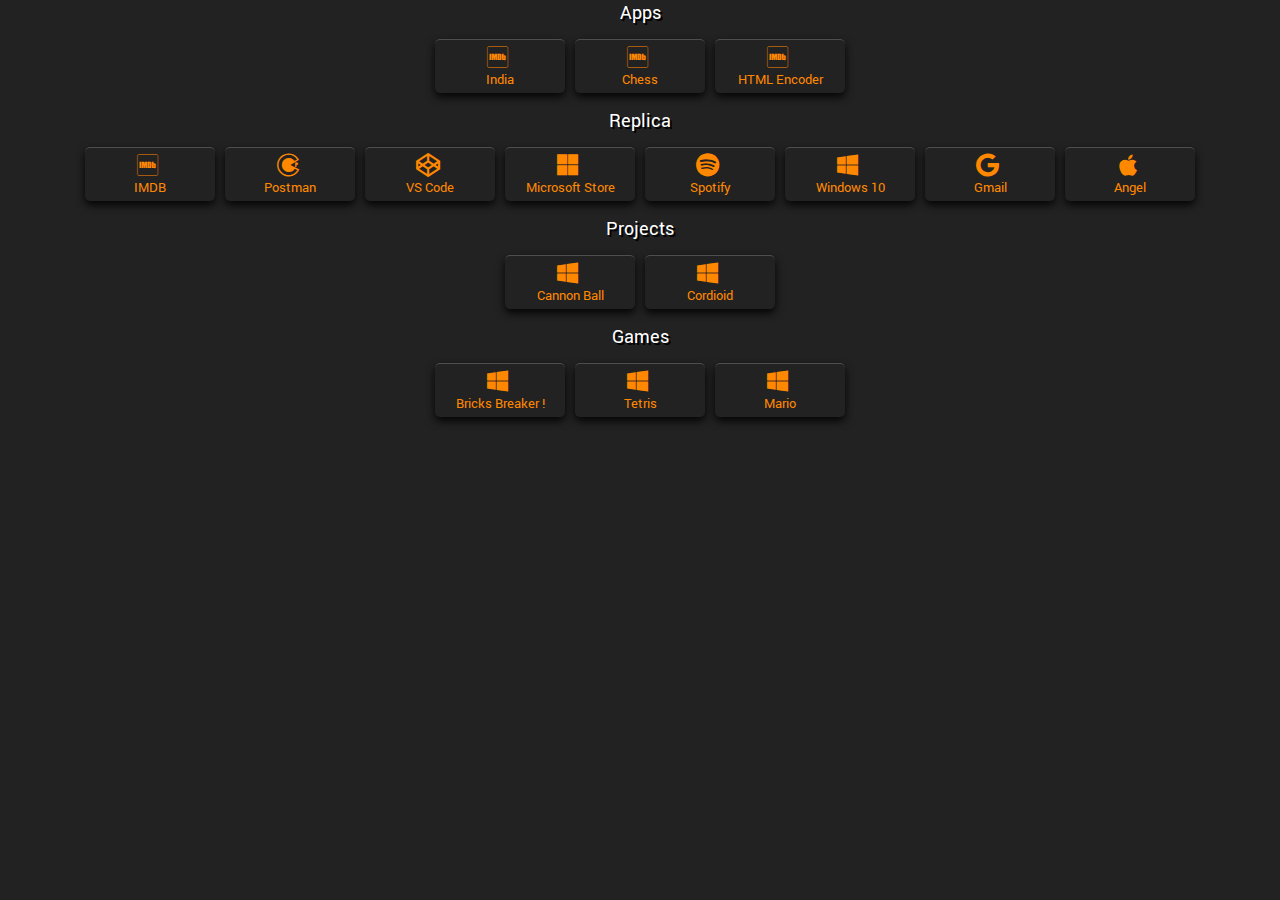
<file: index.html>
<!DOCTYPE html>
<html lang="en">
  <head>
    <meta charset="UTF-8" />
    <meta name="viewport" content="width=device-width, initial-scale=1.0" />
    <title>Welcome to Abhay's Website</title>
    <link rel="stylesheet" href="fonts/roboto-regular/roboto-regular.css" />
    <link rel="stylesheet" href="fonts/roboto-bold/roboto-bold.css" />
    <link rel="stylesheet" href="font-awesome/css/all.min.css" />
    <link rel="stylesheet" href="css/home.css" />
    <script src="js/libs/jquery.min.js"></script>
  </head>
  <body>
    <div class="heading">Apps</div>
    <div class="boxgrid">
      <div class="appname">
        <a href="apps/india/index.html" target="_blank"
          ><div>
            <i class="fab fa-imdb"></i>
          </div>
          <div>India</div></a
        >
      </div>
      <div class="appname">
        <a href="apps/chess/index.html" target="_blank"
          ><div>
            <i class="fab fa-imdb"></i>
          </div>
          <div>Chess</div></a
        >
      </div>

      <div class="appname">
        <a href="apps/htmlencoder/index.html" target="_blank"
          ><div>
            <i class="fab fa-imdb"></i>
          </div>
          <div>HTML Encoder</div></a
        >
      </div>
    </div>
    <div class="heading">Replica</div>
    <div class="boxgrid">
      <div class="appname">
        <a href="replica/imdb/index.html" target="_blank"
          ><div>
            <i class="fab fa-imdb"></i>
          </div>
          <div>IMDB</div></a
        >
      </div>
      <div class="appname">
        <a href="replica/postman/index.html" target="_blank"
          ><div><i class="fab fa-codiepie"></i></div>
          <div>Postman</div></a
        >
      </div>
      <div class="appname">
        <a href="replica/vscode/index.html" target="_blank"
          ><div><i class="fab fa-codepen"></i></div>
          <div>VS Code</div></a
        >
      </div>
      <div class="appname">
        <a href="replica/microsoft_store/index.html" target="_blank"
          ><div><i class="fab fa-microsoft"></i></div>
          <div>Microsoft Store</div></a
        >
      </div>
      <div class="appname">
        <a href="replica/spotify/index.html" target="_blank"
          ><div><i class="fab fa-spotify"></i></div>
          <div>Spotify</div></a
        >
      </div>
      <div class="appname">
        <a href="replica/windows_10/index.html" target="_blank"
          ><div><i class="fab fa-windows"></i></div>
          <div>Windows 10</div></a
        >
      </div>

      <div class="appname">
        <a href="replica/gmail/index.html" target="_blank"
          ><div><i class="fab fa-google"></i></div>
          <div>Gmail</div></a
        >
      </div>
      <div class="appname">
        <a href="replica/angel/index.html" target="_blank"
          ><div><i class="fab fa-apple"></i></div>
          <div>Angel</div></a
        >
      </div>
    </div>

    <div class="heading">Projects</div>
    <div class="boxgrid">
      <div class="appname">
        <a href="projects/maths/cannon-ball/index.html" target="_blank"
          ><div><i class="fab fa-windows"></i></div>
          <div>Cannon Ball</div></a
        >
      </div>

      <div class="appname">
        <a href="projects/maths/fractals/cardioid/cardioid.html" target="_blank"
          ><div><i class="fab fa-windows"></i></div>
          <div>Cordioid</div></a
        >
      </div>
    </div>

    <div class="heading">Games</div>
    <div class="boxgrid">
      <div class="appname">
        <a href="https://abhaynath.github.io/bricks-breaker/index.html" target="_blank"
          ><div><i class="fab fa-windows"></i></div>
          <div>Bricks Breaker !</div></a
        >
      </div>

      <div class="appname">
        <a href="https://abhaynath.github.io/tetris/index.html" target="_blank"
          ><div><i class="fab fa-windows"></i></div>
          <div>Tetris</div></a
        >
      </div>

      <div class="appname">
        <a href="https://abhaynath.github.io/mario/index.html" target="_blank"
          ><div><i class="fab fa-windows"></i></div>
          <div>Mario</div></a
        >
      </div>
    </div>

    <script src="js/main.js"></script>
  </body>
</html>
</file>
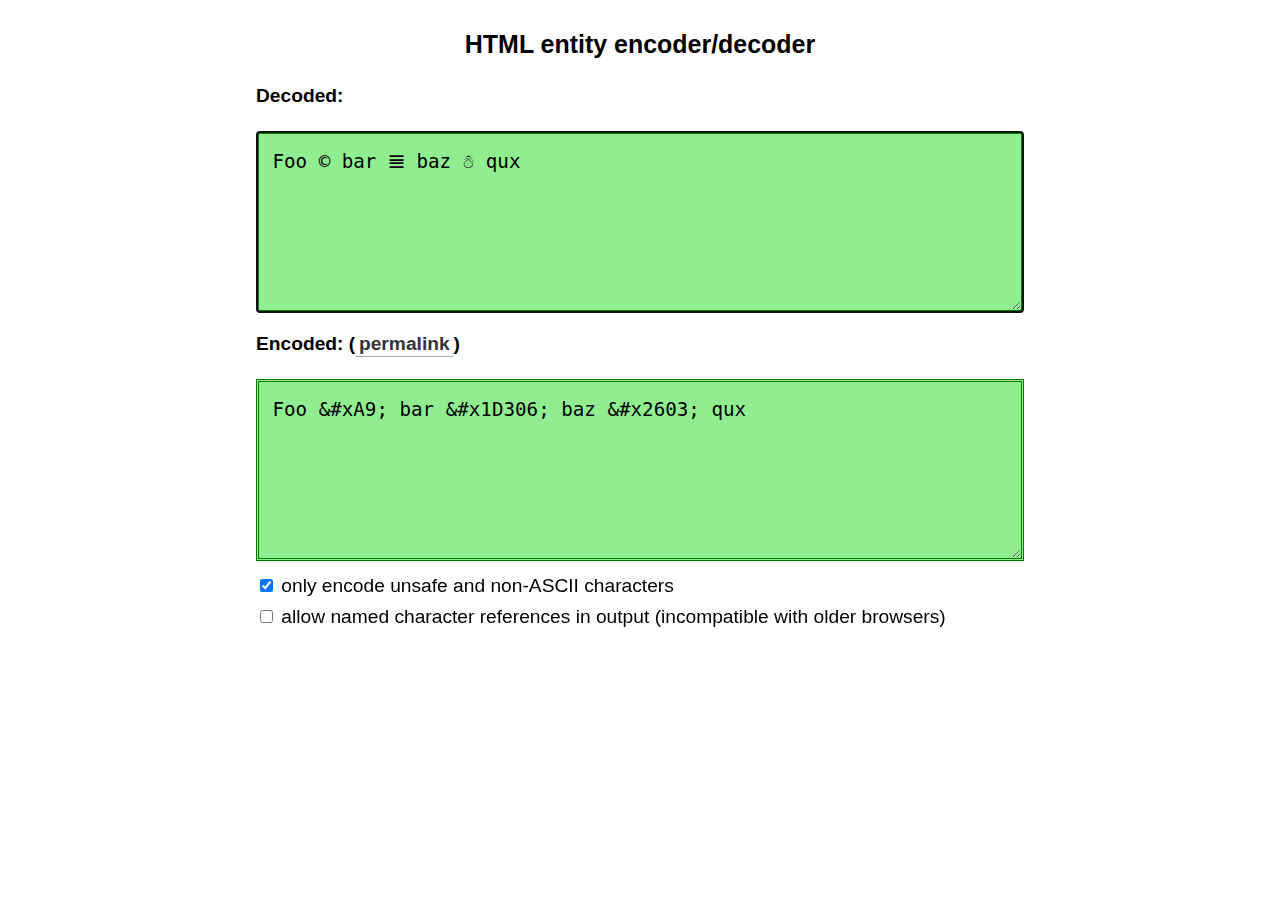
<file: apps/htmlencoder/index.html>
<!DOCTYPE html>
<html lang=en manifest=eff.appcache>
<meta charset=utf-8>
<title>HTML entity encoder/decoder</title>
<meta name=viewport content="width=device-width,initial-scale=1">
<style>html,textarea{font:1em/1.6 sans-serif}body{max-width:40em;padding:0 1em}h1{text-align:center;font-size:1.3em;margin:0 0 .5em;padding-top:1em}h2{font-size:1em}a{color:#333;text-decoration:none;border-bottom:1px solid #aaa;padding:.1em .2em}a:hover,a:focus{color:#fff;border-color:#036;background:#36c}textarea{font-family:Monaco,Consolas,monospace}#footer{margin-top:2em;text-align:center}textarea{border:3px double green;background:#90ee90;width:100%;-moz-box-sizing:border-box;-webkit-box-sizing:border-box;box-sizing:border-box;display:block;margin:1em 0 .5em;padding:.7em;resize:vertical;min-height:9.5em}code{font-family:Monaco,Consolas,monospace;font-size:.9em;white-space:pre;white-space:pre-wrap;word-wrap:break-word}.invalid,:invalid{border-color:red;background:#ffb6c1}@media(min-width:42em){html{font-size:1.2em;height:100%}body{margin:0 auto;padding:0 2em;min-height:100%;background:#fff;border-width:0 1px}}</style>
<meta name=description content="An online, on-the-fly HTML entity encoder/decoder.">
<h1>HTML entity encoder/decoder</h1>
<noscript><strong>To use this tool, please <a href=http://enable-javascript.com/>enable JavaScript</a> and reload the page.</strong></noscript>
<h2>Decoded:</h2>
<textarea autofocus>Foo © bar 𝌆 baz ☃ qux</textarea>
<h2>Encoded: (<a href=#Foo%20%C2%A9%20bar%20%F0%9D%8C%86%20baz%20%E2%98%83%20qux id=permalink>permalink</a>)</h2>
<textarea>Foo &amp;#xA9; bar &amp;#x1D306; baz &amp;#x2603; qux</textarea>
<div><label><input type=checkbox checked> only encode unsafe and non-ASCII characters</label></div>
<div><label><input type=checkbox> allow named character references in output (incompatible with older browsers)</label></div>


<script>!function(r){var e="object"==typeof exports&&exports,a="object"==typeof module&&module&&module.exports==e&&module,t="object"==typeof global&&global;(t.global===t||t.window===t)&&(r=t);var u=/[\uD800-\uDBFF][\uDC00-\uDFFF]/g,o=/[\x01-\x7F]/g,c=/[\x01-\t\x0B\f\x0E-\x1F\x7F\x81\x8D\x8F\x90\x9D\xA0-\uFFFF]/g,s=/<\u20D2|=\u20E5|>\u20D2|\u205F\u200A|\u219D\u0338|\u2202\u0338|\u2220\u20D2|\u2229\uFE00|\u222A\uFE00|\u223C\u20D2|\u223D\u0331|\u223E\u0333|\u2242\u0338|\u224B\u0338|\u224D\u20D2|\u224E\u0338|\u224F\u0338|\u2250\u0338|\u2261\u20E5|\u2264\u20D2|\u2265\u20D2|\u2266\u0338|\u2267\u0338|\u2268\uFE00|\u2269\uFE00|\u226A\u0338|\u226A\u20D2|\u226B\u0338|\u226B\u20D2|\u227F\u0338|\u2282\u20D2|\u2283\u20D2|\u228A\uFE00|\u228B\uFE00|\u228F\u0338|\u2290\u0338|\u2293\uFE00|\u2294\uFE00|\u22B4\u20D2|\u22B5\u20D2|\u22D8\u0338|\u22D9\u0338|\u22DA\uFE00|\u22DB\uFE00|\u22F5\u0338|\u22F9\u0338|\u2933\u0338|\u29CF\u0338|\u29D0\u0338|\u2A6D\u0338|\u2A70\u0338|\u2A7D\u0338|\u2A7E\u0338|\u2AA1\u0338|\u2AA2\u0338|\u2AAC\uFE00|\u2AAD\uFE00|\u2AAF\u0338|\u2AB0\u0338|\u2AC5\u0338|\u2AC6\u0338|\u2ACB\uFE00|\u2ACC\uFE00|\u2AFD\u20E5|[\xA0-\u0113\u0116-\u0122\u0124-\u012B\u012E-\u014D\u0150-\u017E\u0192\u01B5\u01F5\u0237\u02C6\u02C7\u02D8-\u02DD\u0311\u0391-\u03A1\u03A3-\u03A9\u03B1-\u03C9\u03D1\u03D2\u03D5\u03D6\u03DC\u03DD\u03F0\u03F1\u03F5\u03F6\u0401-\u040C\u040E-\u044F\u0451-\u045C\u045E\u045F\u2002-\u2005\u2007-\u2010\u2013-\u2016\u2018-\u201A\u201C-\u201E\u2020-\u2022\u2025\u2026\u2030-\u2035\u2039\u203A\u203E\u2041\u2043\u2044\u204F\u2057\u205F-\u2063\u20AC\u20DB\u20DC\u2102\u2105\u210A-\u2113\u2115-\u211E\u2122\u2124\u2127-\u2129\u212C\u212D\u212F-\u2131\u2133-\u2138\u2145-\u2148\u2153-\u215E\u2190-\u219B\u219D-\u21A7\u21A9-\u21AE\u21B0-\u21B3\u21B5-\u21B7\u21BA-\u21DB\u21DD\u21E4\u21E5\u21F5\u21FD-\u2205\u2207-\u2209\u220B\u220C\u220F-\u2214\u2216-\u2218\u221A\u221D-\u2238\u223A-\u2257\u2259\u225A\u225C\u225F-\u2262\u2264-\u228B\u228D-\u229B\u229D-\u22A5\u22A7-\u22B0\u22B2-\u22BB\u22BD-\u22DB\u22DE-\u22E3\u22E6-\u22F7\u22F9-\u22FE\u2305\u2306\u2308-\u2310\u2312\u2313\u2315\u2316\u231C-\u231F\u2322\u2323\u232D\u232E\u2336\u233D\u233F\u237C\u23B0\u23B1\u23B4-\u23B6\u23DC-\u23DF\u23E2\u23E7\u2423\u24C8\u2500\u2502\u250C\u2510\u2514\u2518\u251C\u2524\u252C\u2534\u253C\u2550-\u256C\u2580\u2584\u2588\u2591-\u2593\u25A1\u25AA\u25AB\u25AD\u25AE\u25B1\u25B3-\u25B5\u25B8\u25B9\u25BD-\u25BF\u25C2\u25C3\u25CA\u25CB\u25EC\u25EF\u25F8-\u25FC\u2605\u2606\u260E\u2640\u2642\u2660\u2663\u2665\u2666\u266A\u266D-\u266F\u2713\u2717\u2720\u2736\u2758\u2772\u2773\u27C8\u27C9\u27E6-\u27ED\u27F5-\u27FA\u27FC\u27FF\u2902-\u2905\u290C-\u2913\u2916\u2919-\u2920\u2923-\u292A\u2933\u2935-\u2939\u293C\u293D\u2945\u2948-\u294B\u294E-\u2976\u2978\u2979\u297B-\u297F\u2985\u2986\u298B-\u2996\u299A\u299C\u299D\u29A4-\u29B7\u29B9\u29BB\u29BC\u29BE-\u29C5\u29C9\u29CD-\u29D0\u29DC-\u29DE\u29E3-\u29E5\u29EB\u29F4\u29F6\u2A00-\u2A02\u2A04\u2A06\u2A0C\u2A0D\u2A10-\u2A17\u2A22-\u2A27\u2A29\u2A2A\u2A2D-\u2A31\u2A33-\u2A3C\u2A3F\u2A40\u2A42-\u2A4D\u2A50\u2A53-\u2A58\u2A5A-\u2A5D\u2A5F\u2A66\u2A6A\u2A6D-\u2A75\u2A77-\u2A9A\u2A9D-\u2AA2\u2AA4-\u2AB0\u2AB3-\u2AC8\u2ACB\u2ACC\u2ACF-\u2ADB\u2AE4\u2AE6-\u2AE9\u2AEB-\u2AF3\u2AFD\uFB00-\uFB04]|\uD835[\uDC9C\uDC9E\uDC9F\uDCA2\uDCA5\uDCA6\uDCA9-\uDCAC\uDCAE-\uDCB9\uDCBB\uDCBD-\uDCC3\uDCC5-\uDCCF\uDD04\uDD05\uDD07-\uDD0A\uDD0D-\uDD14\uDD16-\uDD1C\uDD1E-\uDD39\uDD3B-\uDD3E\uDD40-\uDD44\uDD46\uDD4A-\uDD50\uDD52-\uDD6B]/g,l={"Á":"Aacute","á":"aacute","Ă":"Abreve","ă":"abreve","∾":"ac","∿":"acd","∾̳":"acE","Â":"Acirc","â":"acirc","´":"acute","А":"Acy","а":"acy","Æ":"AElig","æ":"aelig","⁡":"af","𝔄":"Afr","𝔞":"afr","À":"Agrave","à":"agrave","ℵ":"aleph","Α":"Alpha","α":"alpha","Ā":"Amacr","ā":"amacr","⨿":"amalg","&":"amp","⩕":"andand","⩓":"And","∧":"and","⩜":"andd","⩘":"andslope","⩚":"andv","∠":"ang","⦤":"ange","⦨":"angmsdaa","⦩":"angmsdab","⦪":"angmsdac","⦫":"angmsdad","⦬":"angmsdae","⦭":"angmsdaf","⦮":"angmsdag","⦯":"angmsdah","∡":"angmsd","∟":"angrt","⊾":"angrtvb","⦝":"angrtvbd","∢":"angsph","Å":"angst","⍼":"angzarr","Ą":"Aogon","ą":"aogon","𝔸":"Aopf","𝕒":"aopf","⩯":"apacir","≈":"ap","⩰":"apE","≊":"ape","≋":"apid","'":"apos","å":"aring","𝒜":"Ascr","𝒶":"ascr","≔":"colone","*":"ast","≍":"CupCap","Ã":"Atilde","ã":"atilde","Ä":"Auml","ä":"auml","∳":"awconint","⨑":"awint","≌":"bcong","϶":"bepsi","‵":"bprime","∽":"bsim","⋍":"bsime","∖":"setmn","⫧":"Barv","⊽":"barvee","⌅":"barwed","⌆":"Barwed","⎵":"bbrk","⎶":"bbrktbrk","Б":"Bcy","б":"bcy","„":"bdquo","∵":"becaus","⦰":"bemptyv","ℬ":"Bscr","Β":"Beta","β":"beta","ℶ":"beth","≬":"twixt","𝔅":"Bfr","𝔟":"bfr","⋂":"xcap","◯":"xcirc","⋃":"xcup","⨀":"xodot","⨁":"xoplus","⨂":"xotime","⨆":"xsqcup","★":"starf","▽":"xdtri","△":"xutri","⨄":"xuplus","⋁":"Vee","⋀":"Wedge","⤍":"rbarr","⧫":"lozf","▪":"squf","▴":"utrif","▾":"dtrif","◂":"ltrif","▸":"rtrif","␣":"blank","▒":"blk12","░":"blk14","▓":"blk34","█":"block","=⃥":"bne","≡⃥":"bnequiv","⫭":"bNot","⌐":"bnot","𝔹":"Bopf","𝕓":"bopf","⊥":"bot","⋈":"bowtie","⧉":"boxbox","┐":"boxdl","╕":"boxdL","╖":"boxDl","╗":"boxDL","┌":"boxdr","╒":"boxdR","╓":"boxDr","╔":"boxDR","─":"boxh","═":"boxH","┬":"boxhd","╤":"boxHd","╥":"boxhD","╦":"boxHD","┴":"boxhu","╧":"boxHu","╨":"boxhU","╩":"boxHU","⊟":"minusb","⊞":"plusb","⊠":"timesb","┘":"boxul","╛":"boxuL","╜":"boxUl","╝":"boxUL","└":"boxur","╘":"boxuR","╙":"boxUr","╚":"boxUR","│":"boxv","║":"boxV","┼":"boxvh","╪":"boxvH","╫":"boxVh","╬":"boxVH","┤":"boxvl","╡":"boxvL","╢":"boxVl","╣":"boxVL","├":"boxvr","╞":"boxvR","╟":"boxVr","╠":"boxVR","˘":"breve","¦":"brvbar","𝒷":"bscr","⁏":"bsemi","⧅":"bsolb","\\":"bsol","⟈":"bsolhsub","•":"bull","≎":"bump","⪮":"bumpE","≏":"bumpe","Ć":"Cacute","ć":"cacute","⩄":"capand","⩉":"capbrcup","⩋":"capcap","∩":"cap","⋒":"Cap","⩇":"capcup","⩀":"capdot","ⅅ":"DD","∩︀":"caps","⁁":"caret","ˇ":"caron","ℭ":"Cfr","⩍":"ccaps","Č":"Ccaron","č":"ccaron","Ç":"Ccedil","ç":"ccedil","Ĉ":"Ccirc","ĉ":"ccirc","∰":"Cconint","⩌":"ccups","⩐":"ccupssm","Ċ":"Cdot","ċ":"cdot","¸":"cedil","⦲":"cemptyv","¢":"cent","·":"middot","𝔠":"cfr","Ч":"CHcy","ч":"chcy","✓":"check","Χ":"Chi","χ":"chi","ˆ":"circ","≗":"cire","↺":"olarr","↻":"orarr","⊛":"oast","⊚":"ocir","⊝":"odash","⊙":"odot","®":"reg","Ⓢ":"oS","⊖":"ominus","⊕":"oplus","⊗":"otimes","○":"cir","⧃":"cirE","⨐":"cirfnint","⫯":"cirmid","⧂":"cirscir","∲":"cwconint","”":"rdquo","’":"rsquo","♣":"clubs",":":"colon","∷":"Colon","⩴":"Colone",",":"comma","@":"commat","∁":"comp","∘":"compfn","ℂ":"Copf","≅":"cong","⩭":"congdot","≡":"equiv","∮":"oint","∯":"Conint","𝕔":"copf","∐":"coprod","©":"copy","℗":"copysr","↵":"crarr","✗":"cross","⨯":"Cross","𝒞":"Cscr","𝒸":"cscr","⫏":"csub","⫑":"csube","⫐":"csup","⫒":"csupe","⋯":"ctdot","⤸":"cudarrl","⤵":"cudarrr","⋞":"cuepr","⋟":"cuesc","↶":"cularr","⤽":"cularrp","⩈":"cupbrcap","⩆":"cupcap","∪":"cup","⋓":"Cup","⩊":"cupcup","⊍":"cupdot","⩅":"cupor","∪︀":"cups","↷":"curarr","⤼":"curarrm","⋎":"cuvee","⋏":"cuwed","¤":"curren","∱":"cwint","⌭":"cylcty","†":"dagger","‡":"Dagger","ℸ":"daleth","↓":"darr","↡":"Darr","⇓":"dArr","‐":"dash","⫤":"Dashv","⊣":"dashv","⤏":"rBarr","˝":"dblac","Ď":"Dcaron","ď":"dcaron","Д":"Dcy","д":"dcy","⇊":"ddarr","ⅆ":"dd","⤑":"DDotrahd","⩷":"eDDot","°":"deg","∇":"Del","Δ":"Delta","δ":"delta","⦱":"demptyv","⥿":"dfisht","𝔇":"Dfr","𝔡":"dfr","⥥":"dHar","⇃":"dharl","⇂":"dharr","˙":"dot","`":"grave","˜":"tilde","⋄":"diam","♦":"diams","¨":"die","ϝ":"gammad","⋲":"disin","÷":"div","⋇":"divonx","Ђ":"DJcy","ђ":"djcy","⌞":"dlcorn","⌍":"dlcrop",$:"dollar","𝔻":"Dopf","𝕕":"dopf","⃜":"DotDot","≐":"doteq","≑":"eDot","∸":"minusd","∔":"plusdo","⊡":"sdotb","⇐":"lArr","⇔":"iff","⟸":"xlArr","⟺":"xhArr","⟹":"xrArr","⇒":"rArr","⊨":"vDash","⇑":"uArr","⇕":"vArr","∥":"par","⤓":"DownArrowBar","⇵":"duarr","̑":"DownBreve","⥐":"DownLeftRightVector","⥞":"DownLeftTeeVector","⥖":"DownLeftVectorBar","↽":"lhard","⥟":"DownRightTeeVector","⥗":"DownRightVectorBar","⇁":"rhard","↧":"mapstodown","⊤":"top","⤐":"RBarr","⌟":"drcorn","⌌":"drcrop","𝒟":"Dscr","𝒹":"dscr","Ѕ":"DScy","ѕ":"dscy","⧶":"dsol","Đ":"Dstrok","đ":"dstrok","⋱":"dtdot","▿":"dtri","⥯":"duhar","⦦":"dwangle","Џ":"DZcy","џ":"dzcy","⟿":"dzigrarr","É":"Eacute","é":"eacute","⩮":"easter","Ě":"Ecaron","ě":"ecaron","Ê":"Ecirc","ê":"ecirc","≖":"ecir","≕":"ecolon","Э":"Ecy","э":"ecy","Ė":"Edot","ė":"edot","ⅇ":"ee","≒":"efDot","𝔈":"Efr","𝔢":"efr","⪚":"eg","È":"Egrave","è":"egrave","⪖":"egs","⪘":"egsdot","⪙":"el","∈":"in","⏧":"elinters","ℓ":"ell","⪕":"els","⪗":"elsdot","Ē":"Emacr","ē":"emacr","∅":"empty","◻":"EmptySmallSquare","▫":"EmptyVerySmallSquare"," ":"emsp13"," ":"emsp14"," ":"emsp","Ŋ":"ENG","ŋ":"eng"," ":"ensp","Ę":"Eogon","ę":"eogon","𝔼":"Eopf","𝕖":"eopf","⋕":"epar","⧣":"eparsl","⩱":"eplus","ε":"epsi","Ε":"Epsilon","ϵ":"epsiv","≂":"esim","⩵":"Equal","=":"equals","≟":"equest","⇌":"rlhar","⩸":"equivDD","⧥":"eqvparsl","⥱":"erarr","≓":"erDot","ℯ":"escr","ℰ":"Escr","⩳":"Esim","Η":"Eta","η":"eta","Ð":"ETH","ð":"eth","Ë":"Euml","ë":"euml","€":"euro","!":"excl","∃":"exist","Ф":"Fcy","ф":"fcy","♀":"female","ﬃ":"ffilig","ﬀ":"fflig","ﬄ":"ffllig","𝔉":"Ffr","𝔣":"ffr","ﬁ":"filig","◼":"FilledSmallSquare",fj:"fjlig","♭":"flat","ﬂ":"fllig","▱":"fltns","ƒ":"fnof","𝔽":"Fopf","𝕗":"fopf","∀":"forall","⋔":"fork","⫙":"forkv","ℱ":"Fscr","⨍":"fpartint","½":"half","⅓":"frac13","¼":"frac14","⅕":"frac15","⅙":"frac16","⅛":"frac18","⅔":"frac23","⅖":"frac25","¾":"frac34","⅗":"frac35","⅜":"frac38","⅘":"frac45","⅚":"frac56","⅝":"frac58","⅞":"frac78","⁄":"frasl","⌢":"frown","𝒻":"fscr","ǵ":"gacute","Γ":"Gamma","γ":"gamma","Ϝ":"Gammad","⪆":"gap","Ğ":"Gbreve","ğ":"gbreve","Ģ":"Gcedil","Ĝ":"Gcirc","ĝ":"gcirc","Г":"Gcy","г":"gcy","Ġ":"Gdot","ġ":"gdot","≥":"ge","≧":"gE","⪌":"gEl","⋛":"gel","⩾":"ges","⪩":"gescc","⪀":"gesdot","⪂":"gesdoto","⪄":"gesdotol","⋛︀":"gesl","⪔":"gesles","𝔊":"Gfr","𝔤":"gfr","≫":"gg","⋙":"Gg","ℷ":"gimel","Ѓ":"GJcy","ѓ":"gjcy","⪥":"gla","≷":"gl","⪒":"glE","⪤":"glj","⪊":"gnap","⪈":"gne","≩":"gnE","⋧":"gnsim","𝔾":"Gopf","𝕘":"gopf","⪢":"GreaterGreater","≳":"gsim","𝒢":"Gscr","ℊ":"gscr","⪎":"gsime","⪐":"gsiml","⪧":"gtcc","⩺":"gtcir",">":"gt","⋗":"gtdot","⦕":"gtlPar","⩼":"gtquest","⥸":"gtrarr","≩︀":"gvnE"," ":"hairsp","ℋ":"Hscr","Ъ":"HARDcy","ъ":"hardcy","⥈":"harrcir","↔":"harr","↭":"harrw","^":"Hat","ℏ":"hbar","Ĥ":"Hcirc","ĥ":"hcirc","♥":"hearts","…":"mldr","⊹":"hercon","𝔥":"hfr","ℌ":"Hfr","⤥":"searhk","⤦":"swarhk","⇿":"hoarr","∻":"homtht","↩":"larrhk","↪":"rarrhk","𝕙":"hopf","ℍ":"Hopf","―":"horbar","𝒽":"hscr","Ħ":"Hstrok","ħ":"hstrok","⁃":"hybull","Í":"Iacute","í":"iacute","⁣":"ic","Î":"Icirc","î":"icirc","И":"Icy","и":"icy","İ":"Idot","Е":"IEcy","е":"iecy","¡":"iexcl","𝔦":"ifr","ℑ":"Im","Ì":"Igrave","ì":"igrave","ⅈ":"ii","⨌":"qint","∭":"tint","⧜":"iinfin","℩":"iiota","Ĳ":"IJlig","ĳ":"ijlig","Ī":"Imacr","ī":"imacr","ℐ":"Iscr","ı":"imath","⊷":"imof","Ƶ":"imped","℅":"incare","∞":"infin","⧝":"infintie","⊺":"intcal","∫":"int","∬":"Int","ℤ":"Zopf","⨗":"intlarhk","⨼":"iprod","⁢":"it","Ё":"IOcy","ё":"iocy","Į":"Iogon","į":"iogon","𝕀":"Iopf","𝕚":"iopf","Ι":"Iota","ι":"iota","¿":"iquest","𝒾":"iscr","⋵":"isindot","⋹":"isinE","⋴":"isins","⋳":"isinsv","Ĩ":"Itilde","ĩ":"itilde","І":"Iukcy","і":"iukcy","Ï":"Iuml","ï":"iuml","Ĵ":"Jcirc","ĵ":"jcirc","Й":"Jcy","й":"jcy","𝔍":"Jfr","𝔧":"jfr","ȷ":"jmath","𝕁":"Jopf","𝕛":"jopf","𝒥":"Jscr","𝒿":"jscr","Ј":"Jsercy","ј":"jsercy","Є":"Jukcy","є":"jukcy","Κ":"Kappa","κ":"kappa","ϰ":"kappav","Ķ":"Kcedil","ķ":"kcedil","К":"Kcy","к":"kcy","𝔎":"Kfr","𝔨":"kfr","ĸ":"kgreen","Х":"KHcy","х":"khcy","Ќ":"KJcy","ќ":"kjcy","𝕂":"Kopf","𝕜":"kopf","𝒦":"Kscr","𝓀":"kscr","⇚":"lAarr","Ĺ":"Lacute","ĺ":"lacute","⦴":"laemptyv","ℒ":"Lscr","Λ":"Lambda","λ":"lambda","⟨":"lang","⟪":"Lang","⦑":"langd","⪅":"lap","«":"laquo","⇤":"larrb","⤟":"larrbfs","←":"larr","↞":"Larr","⤝":"larrfs","↫":"larrlp","⤹":"larrpl","⥳":"larrsim","↢":"larrtl","⤙":"latail","⤛":"lAtail","⪫":"lat","⪭":"late","⪭︀":"lates","⤌":"lbarr","⤎":"lBarr","❲":"lbbrk","{":"lcub","[":"lsqb","⦋":"lbrke","⦏":"lbrksld","⦍":"lbrkslu","Ľ":"Lcaron","ľ":"lcaron","Ļ":"Lcedil","ļ":"lcedil","⌈":"lceil","Л":"Lcy","л":"lcy","⤶":"ldca","“":"ldquo","⥧":"ldrdhar","⥋":"ldrushar","↲":"ldsh","≤":"le","≦":"lE","⇆":"lrarr","⟦":"lobrk","⥡":"LeftDownTeeVector","⥙":"LeftDownVectorBar","⌊":"lfloor","↼":"lharu","⇇":"llarr","⇋":"lrhar","⥎":"LeftRightVector","↤":"mapstoleft","⥚":"LeftTeeVector","⋋":"lthree","⧏":"LeftTriangleBar","⊲":"vltri","⊴":"ltrie","⥑":"LeftUpDownVector","⥠":"LeftUpTeeVector","⥘":"LeftUpVectorBar","↿":"uharl","⥒":"LeftVectorBar","⪋":"lEg","⋚":"leg","⩽":"les","⪨":"lescc","⩿":"lesdot","⪁":"lesdoto","⪃":"lesdotor","⋚︀":"lesg","⪓":"lesges","⋖":"ltdot","≶":"lg","⪡":"LessLess","≲":"lsim","⥼":"lfisht","𝔏":"Lfr","𝔩":"lfr","⪑":"lgE","⥢":"lHar","⥪":"lharul","▄":"lhblk","Љ":"LJcy","љ":"ljcy","≪":"ll","⋘":"Ll","⥫":"llhard","◺":"lltri","Ŀ":"Lmidot","ŀ":"lmidot","⎰":"lmoust","⪉":"lnap","⪇":"lne","≨":"lnE","⋦":"lnsim","⟬":"loang","⇽":"loarr","⟵":"xlarr","⟷":"xharr","⟼":"xmap","⟶":"xrarr","↬":"rarrlp","⦅":"lopar","𝕃":"Lopf","𝕝":"lopf","⨭":"loplus","⨴":"lotimes","∗":"lowast",_:"lowbar","↙":"swarr","↘":"searr","◊":"loz","(":"lpar","⦓":"lparlt","⥭":"lrhard","‎":"lrm","⊿":"lrtri","‹":"lsaquo","𝓁":"lscr","↰":"lsh","⪍":"lsime","⪏":"lsimg","‘":"lsquo","‚":"sbquo","Ł":"Lstrok","ł":"lstrok","⪦":"ltcc","⩹":"ltcir","<":"lt","⋉":"ltimes","⥶":"ltlarr","⩻":"ltquest","◃":"ltri","⦖":"ltrPar","⥊":"lurdshar","⥦":"luruhar","≨︀":"lvnE","¯":"macr","♂":"male","✠":"malt","⤅":"Map","↦":"map","↥":"mapstoup","▮":"marker","⨩":"mcomma","М":"Mcy","м":"mcy","—":"mdash","∺":"mDDot"," ":"MediumSpace","ℳ":"Mscr","𝔐":"Mfr","𝔪":"mfr","℧":"mho","µ":"micro","⫰":"midcir","∣":"mid","−":"minus","⨪":"minusdu","∓":"mp","⫛":"mlcp","⊧":"models","𝕄":"Mopf","𝕞":"mopf","𝓂":"mscr","Μ":"Mu","μ":"mu","⊸":"mumap","Ń":"Nacute","ń":"nacute","∠⃒":"nang","≉":"nap","⩰̸":"napE","≋̸":"napid","ŉ":"napos","♮":"natur","ℕ":"Nopf"," ":"nbsp","≎̸":"nbump","≏̸":"nbumpe","⩃":"ncap","Ň":"Ncaron","ň":"ncaron","Ņ":"Ncedil","ņ":"ncedil","≇":"ncong","⩭̸":"ncongdot","⩂":"ncup","Н":"Ncy","н":"ncy","–":"ndash","⤤":"nearhk","↗":"nearr","⇗":"neArr","≠":"ne","≐̸":"nedot","​":"ZeroWidthSpace","≢":"nequiv","⤨":"toea","≂̸":"nesim","\n":"NewLine","∄":"nexist","𝔑":"Nfr","𝔫":"nfr","≧̸":"ngE","≱":"nge","⩾̸":"nges","⋙̸":"nGg","≵":"ngsim","≫⃒":"nGt","≯":"ngt","≫̸":"nGtv","↮":"nharr","⇎":"nhArr","⫲":"nhpar","∋":"ni","⋼":"nis","⋺":"nisd","Њ":"NJcy","њ":"njcy","↚":"nlarr","⇍":"nlArr","‥":"nldr","≦̸":"nlE","≰":"nle","⩽̸":"nles","≮":"nlt","⋘̸":"nLl","≴":"nlsim","≪⃒":"nLt","⋪":"nltri","⋬":"nltrie","≪̸":"nLtv","∤":"nmid","⁠":"NoBreak","𝕟":"nopf","⫬":"Not","¬":"not","≭":"NotCupCap","∦":"npar","∉":"notin","≹":"ntgl","⋵̸":"notindot","⋹̸":"notinE","⋷":"notinvb","⋶":"notinvc","⧏̸":"NotLeftTriangleBar","≸":"ntlg","⪢̸":"NotNestedGreaterGreater","⪡̸":"NotNestedLessLess","∌":"notni","⋾":"notnivb","⋽":"notnivc","⊀":"npr","⪯̸":"npre","⋠":"nprcue","⧐̸":"NotRightTriangleBar","⋫":"nrtri","⋭":"nrtrie","⊏̸":"NotSquareSubset","⋢":"nsqsube","⊐̸":"NotSquareSuperset","⋣":"nsqsupe","⊂⃒":"vnsub","⊈":"nsube","⊁":"nsc","⪰̸":"nsce","⋡":"nsccue","≿̸":"NotSucceedsTilde","⊃⃒":"vnsup","⊉":"nsupe","≁":"nsim","≄":"nsime","⫽⃥":"nparsl","∂̸":"npart","⨔":"npolint","⤳̸":"nrarrc","↛":"nrarr","⇏":"nrArr","↝̸":"nrarrw","𝒩":"Nscr","𝓃":"nscr","⊄":"nsub","⫅̸":"nsubE","⊅":"nsup","⫆̸":"nsupE","Ñ":"Ntilde","ñ":"ntilde","Ν":"Nu","ν":"nu","#":"num","№":"numero"," ":"numsp","≍⃒":"nvap","⊬":"nvdash","⊭":"nvDash","⊮":"nVdash","⊯":"nVDash","≥⃒":"nvge",">⃒":"nvgt","⤄":"nvHarr","⧞":"nvinfin","⤂":"nvlArr","≤⃒":"nvle","<⃒":"nvlt","⊴⃒":"nvltrie","⤃":"nvrArr","⊵⃒":"nvrtrie","∼⃒":"nvsim","⤣":"nwarhk","↖":"nwarr","⇖":"nwArr","⤧":"nwnear","Ó":"Oacute","ó":"oacute","Ô":"Ocirc","ô":"ocirc","О":"Ocy","о":"ocy","Ő":"Odblac","ő":"odblac","⨸":"odiv","⦼":"odsold","Œ":"OElig","œ":"oelig","⦿":"ofcir","𝔒":"Ofr","𝔬":"ofr","˛":"ogon","Ò":"Ograve","ò":"ograve","⧁":"ogt","⦵":"ohbar","Ω":"ohm","⦾":"olcir","⦻":"olcross","‾":"oline","⧀":"olt","Ō":"Omacr","ō":"omacr","ω":"omega","Ο":"Omicron","ο":"omicron","⦶":"omid","𝕆":"Oopf","𝕠":"oopf","⦷":"opar","⦹":"operp","⩔":"Or","∨":"or","⩝":"ord","ℴ":"oscr","ª":"ordf","º":"ordm","⊶":"origof","⩖":"oror","⩗":"orslope","⩛":"orv","𝒪":"Oscr","Ø":"Oslash","ø":"oslash","⊘":"osol","Õ":"Otilde","õ":"otilde","⨶":"otimesas","⨷":"Otimes","Ö":"Ouml","ö":"ouml","⌽":"ovbar","⏞":"OverBrace","⎴":"tbrk","⏜":"OverParenthesis","¶":"para","⫳":"parsim","⫽":"parsl","∂":"part","П":"Pcy","п":"pcy","%":"percnt",".":"period","‰":"permil","‱":"pertenk","𝔓":"Pfr","𝔭":"pfr","Φ":"Phi","φ":"phi","ϕ":"phiv","☎":"phone","Π":"Pi","π":"pi","ϖ":"piv","ℎ":"planckh","⨣":"plusacir","⨢":"pluscir","+":"plus","⨥":"plusdu","⩲":"pluse","±":"pm","⨦":"plussim","⨧":"plustwo","⨕":"pointint","𝕡":"popf","ℙ":"Popf","£":"pound","⪷":"prap","⪻":"Pr","≺":"pr","≼":"prcue","⪯":"pre","≾":"prsim","⪹":"prnap","⪵":"prnE","⋨":"prnsim","⪳":"prE","′":"prime","″":"Prime","∏":"prod","⌮":"profalar","⌒":"profline","⌓":"profsurf","∝":"prop","⊰":"prurel","𝒫":"Pscr","𝓅":"pscr","Ψ":"Psi","ψ":"psi"," ":"puncsp","𝔔":"Qfr","𝔮":"qfr","𝕢":"qopf","ℚ":"Qopf","⁗":"qprime","𝒬":"Qscr","𝓆":"qscr","⨖":"quatint","?":"quest",'"':"quot","⇛":"rAarr","∽̱":"race","Ŕ":"Racute","ŕ":"racute","√":"Sqrt","⦳":"raemptyv","⟩":"rang","⟫":"Rang","⦒":"rangd","⦥":"range","»":"raquo","⥵":"rarrap","⇥":"rarrb","⤠":"rarrbfs","⤳":"rarrc","→":"rarr","↠":"Rarr","⤞":"rarrfs","⥅":"rarrpl","⥴":"rarrsim","⤖":"Rarrtl","↣":"rarrtl","↝":"rarrw","⤚":"ratail","⤜":"rAtail","∶":"ratio","❳":"rbbrk","}":"rcub","]":"rsqb","⦌":"rbrke","⦎":"rbrksld","⦐":"rbrkslu","Ř":"Rcaron","ř":"rcaron","Ŗ":"Rcedil","ŗ":"rcedil","⌉":"rceil","Р":"Rcy","р":"rcy","⤷":"rdca","⥩":"rdldhar","↳":"rdsh","ℜ":"Re","ℛ":"Rscr","ℝ":"Ropf","▭":"rect","⥽":"rfisht","⌋":"rfloor","𝔯":"rfr","⥤":"rHar","⇀":"rharu","⥬":"rharul","Ρ":"Rho","ρ":"rho","ϱ":"rhov","⇄":"rlarr","⟧":"robrk","⥝":"RightDownTeeVector","⥕":"RightDownVectorBar","⇉":"rrarr","⊢":"vdash","⥛":"RightTeeVector","⋌":"rthree","⧐":"RightTriangleBar","⊳":"vrtri","⊵":"rtrie","⥏":"RightUpDownVector","⥜":"RightUpTeeVector","⥔":"RightUpVectorBar","↾":"uharr","⥓":"RightVectorBar","˚":"ring","‏":"rlm","⎱":"rmoust","⫮":"rnmid","⟭":"roang","⇾":"roarr","⦆":"ropar","𝕣":"ropf","⨮":"roplus","⨵":"rotimes","⥰":"RoundImplies",")":"rpar","⦔":"rpargt","⨒":"rppolint","›":"rsaquo","𝓇":"rscr","↱":"rsh","⋊":"rtimes","▹":"rtri","⧎":"rtriltri","⧴":"RuleDelayed","⥨":"ruluhar","℞":"rx","Ś":"Sacute","ś":"sacute","⪸":"scap","Š":"Scaron","š":"scaron","⪼":"Sc","≻":"sc","≽":"sccue","⪰":"sce","⪴":"scE","Ş":"Scedil","ş":"scedil","Ŝ":"Scirc","ŝ":"scirc","⪺":"scnap","⪶":"scnE","⋩":"scnsim","⨓":"scpolint","≿":"scsim","С":"Scy","с":"scy","⋅":"sdot","⩦":"sdote","⇘":"seArr","§":"sect",";":"semi","⤩":"tosa","✶":"sext","𝔖":"Sfr","𝔰":"sfr","♯":"sharp","Щ":"SHCHcy","щ":"shchcy","Ш":"SHcy","ш":"shcy","↑":"uarr","­":"shy","Σ":"Sigma","σ":"sigma","ς":"sigmaf","∼":"sim","⩪":"simdot","≃":"sime","⪞":"simg","⪠":"simgE","⪝":"siml","⪟":"simlE","≆":"simne","⨤":"simplus","⥲":"simrarr","⨳":"smashp","⧤":"smeparsl","⌣":"smile","⪪":"smt","⪬":"smte","⪬︀":"smtes","Ь":"SOFTcy","ь":"softcy","⌿":"solbar","⧄":"solb","/":"sol","𝕊":"Sopf","𝕤":"sopf","♠":"spades","⊓":"sqcap","⊓︀":"sqcaps","⊔":"sqcup","⊔︀":"sqcups","⊏":"sqsub","⊑":"sqsube","⊐":"sqsup","⊒":"sqsupe","□":"squ","𝒮":"Sscr","𝓈":"sscr","⋆":"Star","☆":"star","⊂":"sub","⋐":"Sub","⪽":"subdot","⫅":"subE","⊆":"sube","⫃":"subedot","⫁":"submult","⫋":"subnE","⊊":"subne","⪿":"subplus","⥹":"subrarr","⫇":"subsim","⫕":"subsub","⫓":"subsup","∑":"sum","♪":"sung","¹":"sup1","²":"sup2","³":"sup3","⊃":"sup","⋑":"Sup","⪾":"supdot","⫘":"supdsub","⫆":"supE","⊇":"supe","⫄":"supedot","⟉":"suphsol","⫗":"suphsub","⥻":"suplarr","⫂":"supmult","⫌":"supnE","⊋":"supne","⫀":"supplus","⫈":"supsim","⫔":"supsub","⫖":"supsup","⇙":"swArr","⤪":"swnwar","ß":"szlig","	":"Tab","⌖":"target","Τ":"Tau","τ":"tau","Ť":"Tcaron","ť":"tcaron","Ţ":"Tcedil","ţ":"tcedil","Т":"Tcy","т":"tcy","⃛":"tdot","⌕":"telrec","𝔗":"Tfr","𝔱":"tfr","∴":"there4","Θ":"Theta","θ":"theta","ϑ":"thetav","  ":"ThickSpace"," ":"thinsp","Þ":"THORN","þ":"thorn","⨱":"timesbar","×":"times","⨰":"timesd","⌶":"topbot","⫱":"topcir","𝕋":"Topf","𝕥":"topf","⫚":"topfork","‴":"tprime","™":"trade","▵":"utri","≜":"trie","◬":"tridot","⨺":"triminus","⨹":"triplus","⧍":"trisb","⨻":"tritime","⏢":"trpezium","𝒯":"Tscr","𝓉":"tscr","Ц":"TScy","ц":"tscy","Ћ":"TSHcy","ћ":"tshcy","Ŧ":"Tstrok","ŧ":"tstrok","Ú":"Uacute","ú":"uacute","↟":"Uarr","⥉":"Uarrocir","Ў":"Ubrcy","ў":"ubrcy","Ŭ":"Ubreve","ŭ":"ubreve","Û":"Ucirc","û":"ucirc","У":"Ucy","у":"ucy","⇅":"udarr","Ű":"Udblac","ű":"udblac","⥮":"udhar","⥾":"ufisht","𝔘":"Ufr","𝔲":"ufr","Ù":"Ugrave","ù":"ugrave","⥣":"uHar","▀":"uhblk","⌜":"ulcorn","⌏":"ulcrop","◸":"ultri","Ū":"Umacr","ū":"umacr","⏟":"UnderBrace","⏝":"UnderParenthesis","⊎":"uplus","Ų":"Uogon","ų":"uogon","𝕌":"Uopf","𝕦":"uopf","⤒":"UpArrowBar","↕":"varr","υ":"upsi","ϒ":"Upsi","Υ":"Upsilon","⇈":"uuarr","⌝":"urcorn","⌎":"urcrop","Ů":"Uring","ů":"uring","◹":"urtri","𝒰":"Uscr","𝓊":"uscr","⋰":"utdot","Ũ":"Utilde","ũ":"utilde","Ü":"Uuml","ü":"uuml","⦧":"uwangle","⦜":"vangrt","⊊︀":"vsubne","⫋︀":"vsubnE","⊋︀":"vsupne","⫌︀":"vsupnE","⫨":"vBar","⫫":"Vbar","⫩":"vBarv","В":"Vcy","в":"vcy","⊩":"Vdash","⊫":"VDash","⫦":"Vdashl","⊻":"veebar","≚":"veeeq","⋮":"vellip","|":"vert","‖":"Vert","❘":"VerticalSeparator","≀":"wr","𝔙":"Vfr","𝔳":"vfr","𝕍":"Vopf","𝕧":"vopf","𝒱":"Vscr","𝓋":"vscr","⊪":"Vvdash","⦚":"vzigzag","Ŵ":"Wcirc","ŵ":"wcirc","⩟":"wedbar","≙":"wedgeq","℘":"wp","𝔚":"Wfr","𝔴":"wfr","𝕎":"Wopf","𝕨":"wopf","𝒲":"Wscr","𝓌":"wscr","𝔛":"Xfr","𝔵":"xfr","Ξ":"Xi","ξ":"xi","⋻":"xnis","𝕏":"Xopf","𝕩":"xopf","𝒳":"Xscr","𝓍":"xscr","Ý":"Yacute","ý":"yacute","Я":"YAcy","я":"yacy","Ŷ":"Ycirc","ŷ":"ycirc","Ы":"Ycy","ы":"ycy","¥":"yen","𝔜":"Yfr","𝔶":"yfr","Ї":"YIcy","ї":"yicy","𝕐":"Yopf","𝕪":"yopf","𝒴":"Yscr","𝓎":"yscr","Ю":"YUcy","ю":"yucy","ÿ":"yuml","Ÿ":"Yuml","Ź":"Zacute","ź":"zacute","Ž":"Zcaron","ž":"zcaron","З":"Zcy","з":"zcy","Ż":"Zdot","ż":"zdot","ℨ":"Zfr","Ζ":"Zeta","ζ":"zeta","𝔷":"zfr","Ж":"ZHcy","ж":"zhcy","⇝":"zigrarr","𝕫":"zopf","𝒵":"Zscr","𝓏":"zscr","‍":"zwj","‌":"zwnj"},i=/["&'<>`]/g,n={'"':"&quot;","&":"&amp;","'":"&#x27;","<":"&lt;",">":"&gt;","`":"&#x60;"},p=/&#(?:[xX][^a-fA-F0-9]|[^0-9xX])/,d=/[\0-\x08\x0B\x0E-\x1F\x7F-\x9F\uFDD0-\uFDEF\uFFFE\uFFFF]|[\uD83F\uD87F\uD8BF\uD8FF\uD93F\uD97F\uD9BF\uD9FF\uDA3F\uDA7F\uDABF\uDAFF\uDB3F\uDB7F\uDBBF\uDBFF][\uDFFE\uDFFF]|[\uD800-\uDBFF](?![\uDC00-\uDFFF])|(?:[^\uD800-\uDBFF]|^)[\uDC00-\uDFFF]/,g=/&#([0-9]+)(;?)|&#[xX]([a-fA-F0-9]+)(;?)|&([0-9a-zA-Z]+);|&(Aacute|iacute|Uacute|plusmn|otilde|Otilde|Agrave|agrave|yacute|Yacute|oslash|Oslash|Atilde|atilde|brvbar|Ccedil|ccedil|ograve|curren|divide|Eacute|eacute|Ograve|oacute|Egrave|egrave|ugrave|frac12|frac14|frac34|Ugrave|Oacute|Iacute|ntilde|Ntilde|uacute|middot|Igrave|igrave|iquest|aacute|laquo|THORN|micro|iexcl|icirc|Icirc|Acirc|ucirc|ecirc|Ocirc|ocirc|Ecirc|Ucirc|aring|Aring|aelig|AElig|acute|pound|raquo|acirc|times|thorn|szlig|cedil|COPY|Auml|ordf|ordm|uuml|macr|Uuml|auml|Ouml|ouml|para|nbsp|Euml|quot|QUOT|euml|yuml|cent|sect|copy|sup1|sup2|sup3|Iuml|iuml|shy|eth|reg|not|yen|amp|AMP|REG|uml|ETH|deg|gt|GT|LT|lt)([=a-zA-Z0-9])?/g,m={Aacute:"Á",aacute:"á",Abreve:"Ă",abreve:"ă",ac:"∾",acd:"∿",acE:"∾̳",Acirc:"Â",acirc:"â",acute:"´",Acy:"А",acy:"а",AElig:"Æ",aelig:"æ",af:"⁡",Afr:"𝔄",afr:"𝔞",Agrave:"À",agrave:"à",alefsym:"ℵ",aleph:"ℵ",Alpha:"Α",alpha:"α",Amacr:"Ā",amacr:"ā",amalg:"⨿",amp:"&",AMP:"&",andand:"⩕",And:"⩓",and:"∧",andd:"⩜",andslope:"⩘",andv:"⩚",ang:"∠",ange:"⦤",angle:"∠",angmsdaa:"⦨",angmsdab:"⦩",angmsdac:"⦪",angmsdad:"⦫",angmsdae:"⦬",angmsdaf:"⦭",angmsdag:"⦮",angmsdah:"⦯",angmsd:"∡",angrt:"∟",angrtvb:"⊾",angrtvbd:"⦝",angsph:"∢",angst:"Å",angzarr:"⍼",Aogon:"Ą",aogon:"ą",Aopf:"𝔸",aopf:"𝕒",apacir:"⩯",ap:"≈",apE:"⩰",ape:"≊",apid:"≋",apos:"'",ApplyFunction:"⁡",approx:"≈",approxeq:"≊",Aring:"Å",aring:"å",Ascr:"𝒜",ascr:"𝒶",Assign:"≔",ast:"*",asymp:"≈",asympeq:"≍",Atilde:"Ã",atilde:"ã",Auml:"Ä",auml:"ä",awconint:"∳",awint:"⨑",backcong:"≌",backepsilon:"϶",backprime:"‵",backsim:"∽",backsimeq:"⋍",Backslash:"∖",Barv:"⫧",barvee:"⊽",barwed:"⌅",Barwed:"⌆",barwedge:"⌅",bbrk:"⎵",bbrktbrk:"⎶",bcong:"≌",Bcy:"Б",bcy:"б",bdquo:"„",becaus:"∵",because:"∵",Because:"∵",bemptyv:"⦰",bepsi:"϶",bernou:"ℬ",Bernoullis:"ℬ",Beta:"Β",beta:"β",beth:"ℶ",between:"≬",Bfr:"𝔅",bfr:"𝔟",bigcap:"⋂",bigcirc:"◯",bigcup:"⋃",bigodot:"⨀",bigoplus:"⨁",bigotimes:"⨂",bigsqcup:"⨆",bigstar:"★",bigtriangledown:"▽",bigtriangleup:"△",biguplus:"⨄",bigvee:"⋁",bigwedge:"⋀",bkarow:"⤍",blacklozenge:"⧫",blacksquare:"▪",blacktriangle:"▴",blacktriangledown:"▾",blacktriangleleft:"◂",blacktriangleright:"▸",blank:"␣",blk12:"▒",blk14:"░",blk34:"▓",block:"█",bne:"=⃥",bnequiv:"≡⃥",bNot:"⫭",bnot:"⌐",Bopf:"𝔹",bopf:"𝕓",bot:"⊥",bottom:"⊥",bowtie:"⋈",boxbox:"⧉",boxdl:"┐",boxdL:"╕",boxDl:"╖",boxDL:"╗",boxdr:"┌",boxdR:"╒",boxDr:"╓",boxDR:"╔",boxh:"─",boxH:"═",boxhd:"┬",boxHd:"╤",boxhD:"╥",boxHD:"╦",boxhu:"┴",boxHu:"╧",boxhU:"╨",boxHU:"╩",boxminus:"⊟",boxplus:"⊞",boxtimes:"⊠",boxul:"┘",boxuL:"╛",boxUl:"╜",boxUL:"╝",boxur:"└",boxuR:"╘",boxUr:"╙",boxUR:"╚",boxv:"│",boxV:"║",boxvh:"┼",boxvH:"╪",boxVh:"╫",boxVH:"╬",boxvl:"┤",boxvL:"╡",boxVl:"╢",boxVL:"╣",boxvr:"├",boxvR:"╞",boxVr:"╟",boxVR:"╠",bprime:"‵",breve:"˘",Breve:"˘",brvbar:"¦",bscr:"𝒷",Bscr:"ℬ",bsemi:"⁏",bsim:"∽",bsime:"⋍",bsolb:"⧅",bsol:"\\",bsolhsub:"⟈",bull:"•",bullet:"•",bump:"≎",bumpE:"⪮",bumpe:"≏",Bumpeq:"≎",bumpeq:"≏",Cacute:"Ć",cacute:"ć",capand:"⩄",capbrcup:"⩉",capcap:"⩋",cap:"∩",Cap:"⋒",capcup:"⩇",capdot:"⩀",CapitalDifferentialD:"ⅅ",caps:"∩︀",caret:"⁁",caron:"ˇ",Cayleys:"ℭ",ccaps:"⩍",Ccaron:"Č",ccaron:"č",Ccedil:"Ç",ccedil:"ç",Ccirc:"Ĉ",ccirc:"ĉ",Cconint:"∰",ccups:"⩌",ccupssm:"⩐",Cdot:"Ċ",cdot:"ċ",cedil:"¸",Cedilla:"¸",cemptyv:"⦲",cent:"¢",centerdot:"·",CenterDot:"·",cfr:"𝔠",Cfr:"ℭ",CHcy:"Ч",chcy:"ч",check:"✓",checkmark:"✓",Chi:"Χ",chi:"χ",circ:"ˆ",circeq:"≗",circlearrowleft:"↺",circlearrowright:"↻",circledast:"⊛",circledcirc:"⊚",circleddash:"⊝",CircleDot:"⊙",circledR:"®",circledS:"Ⓢ",CircleMinus:"⊖",CirclePlus:"⊕",CircleTimes:"⊗",cir:"○",cirE:"⧃",cire:"≗",cirfnint:"⨐",cirmid:"⫯",cirscir:"⧂",ClockwiseContourIntegral:"∲",CloseCurlyDoubleQuote:"”",CloseCurlyQuote:"’",clubs:"♣",clubsuit:"♣",colon:":",Colon:"∷",Colone:"⩴",colone:"≔",coloneq:"≔",comma:",",commat:"@",comp:"∁",compfn:"∘",complement:"∁",complexes:"ℂ",cong:"≅",congdot:"⩭",Congruent:"≡",conint:"∮",Conint:"∯",ContourIntegral:"∮",copf:"𝕔",Copf:"ℂ",coprod:"∐",Coproduct:"∐",copy:"©",COPY:"©",copysr:"℗",CounterClockwiseContourIntegral:"∳",crarr:"↵",cross:"✗",Cross:"⨯",Cscr:"𝒞",cscr:"𝒸",csub:"⫏",csube:"⫑",csup:"⫐",csupe:"⫒",ctdot:"⋯",cudarrl:"⤸",cudarrr:"⤵",cuepr:"⋞",cuesc:"⋟",cularr:"↶",cularrp:"⤽",cupbrcap:"⩈",cupcap:"⩆",CupCap:"≍",cup:"∪",Cup:"⋓",cupcup:"⩊",cupdot:"⊍",cupor:"⩅",cups:"∪︀",curarr:"↷",curarrm:"⤼",curlyeqprec:"⋞",curlyeqsucc:"⋟",curlyvee:"⋎",curlywedge:"⋏",curren:"¤",curvearrowleft:"↶",curvearrowright:"↷",cuvee:"⋎",cuwed:"⋏",cwconint:"∲",cwint:"∱",cylcty:"⌭",dagger:"†",Dagger:"‡",daleth:"ℸ",darr:"↓",Darr:"↡",dArr:"⇓",dash:"‐",Dashv:"⫤",dashv:"⊣",dbkarow:"⤏",dblac:"˝",Dcaron:"Ď",dcaron:"ď",Dcy:"Д",dcy:"д",ddagger:"‡",ddarr:"⇊",DD:"ⅅ",dd:"ⅆ",DDotrahd:"⤑",ddotseq:"⩷",deg:"°",Del:"∇",Delta:"Δ",delta:"δ",demptyv:"⦱",dfisht:"⥿",Dfr:"𝔇",dfr:"𝔡",dHar:"⥥",dharl:"⇃",dharr:"⇂",DiacriticalAcute:"´",DiacriticalDot:"˙",DiacriticalDoubleAcute:"˝",DiacriticalGrave:"`",DiacriticalTilde:"˜",diam:"⋄",diamond:"⋄",Diamond:"⋄",diamondsuit:"♦",diams:"♦",die:"¨",DifferentialD:"ⅆ",digamma:"ϝ",disin:"⋲",div:"÷",divide:"÷",divideontimes:"⋇",divonx:"⋇",DJcy:"Ђ",djcy:"ђ",dlcorn:"⌞",dlcrop:"⌍",dollar:"$",Dopf:"𝔻",dopf:"𝕕",Dot:"¨",dot:"˙",DotDot:"⃜",doteq:"≐",doteqdot:"≑",DotEqual:"≐",dotminus:"∸",dotplus:"∔",dotsquare:"⊡",doublebarwedge:"⌆",DoubleContourIntegral:"∯",DoubleDot:"¨",DoubleDownArrow:"⇓",DoubleLeftArrow:"⇐",DoubleLeftRightArrow:"⇔",DoubleLeftTee:"⫤",DoubleLongLeftArrow:"⟸",DoubleLongLeftRightArrow:"⟺",DoubleLongRightArrow:"⟹",DoubleRightArrow:"⇒",DoubleRightTee:"⊨",DoubleUpArrow:"⇑",DoubleUpDownArrow:"⇕",DoubleVerticalBar:"∥",DownArrowBar:"⤓",downarrow:"↓",DownArrow:"↓",Downarrow:"⇓",DownArrowUpArrow:"⇵",DownBreve:"̑",downdownarrows:"⇊",downharpoonleft:"⇃",downharpoonright:"⇂",DownLeftRightVector:"⥐",DownLeftTeeVector:"⥞",DownLeftVectorBar:"⥖",DownLeftVector:"↽",DownRightTeeVector:"⥟",DownRightVectorBar:"⥗",DownRightVector:"⇁",DownTeeArrow:"↧",DownTee:"⊤",drbkarow:"⤐",drcorn:"⌟",drcrop:"⌌",Dscr:"𝒟",dscr:"𝒹",DScy:"Ѕ",dscy:"ѕ",dsol:"⧶",Dstrok:"Đ",dstrok:"đ",dtdot:"⋱",dtri:"▿",dtrif:"▾",duarr:"⇵",duhar:"⥯",dwangle:"⦦",DZcy:"Џ",dzcy:"џ",dzigrarr:"⟿",Eacute:"É",eacute:"é",easter:"⩮",Ecaron:"Ě",ecaron:"ě",Ecirc:"Ê",ecirc:"ê",ecir:"≖",ecolon:"≕",Ecy:"Э",ecy:"э",eDDot:"⩷",Edot:"Ė",edot:"ė",eDot:"≑",ee:"ⅇ",efDot:"≒",Efr:"𝔈",efr:"𝔢",eg:"⪚",Egrave:"È",egrave:"è",egs:"⪖",egsdot:"⪘",el:"⪙",Element:"∈",elinters:"⏧",ell:"ℓ",els:"⪕",elsdot:"⪗",Emacr:"Ē",emacr:"ē",empty:"∅",emptyset:"∅",EmptySmallSquare:"◻",emptyv:"∅",EmptyVerySmallSquare:"▫",emsp13:" ",emsp14:" ",emsp:" ",ENG:"Ŋ",eng:"ŋ",ensp:" ",Eogon:"Ę",eogon:"ę",Eopf:"𝔼",eopf:"𝕖",epar:"⋕",eparsl:"⧣",eplus:"⩱",epsi:"ε",Epsilon:"Ε",epsilon:"ε",epsiv:"ϵ",eqcirc:"≖",eqcolon:"≕",eqsim:"≂",eqslantgtr:"⪖",eqslantless:"⪕",Equal:"⩵",equals:"=",EqualTilde:"≂",equest:"≟",Equilibrium:"⇌",equiv:"≡",equivDD:"⩸",eqvparsl:"⧥",erarr:"⥱",erDot:"≓",escr:"ℯ",Escr:"ℰ",esdot:"≐",Esim:"⩳",esim:"≂",Eta:"Η",eta:"η",ETH:"Ð",eth:"ð",Euml:"Ë",euml:"ë",euro:"€",excl:"!",exist:"∃",Exists:"∃",expectation:"ℰ",exponentiale:"ⅇ",ExponentialE:"ⅇ",fallingdotseq:"≒",Fcy:"Ф",fcy:"ф",female:"♀",ffilig:"ﬃ",fflig:"ﬀ",ffllig:"ﬄ",Ffr:"𝔉",ffr:"𝔣",filig:"ﬁ",FilledSmallSquare:"◼",FilledVerySmallSquare:"▪",fjlig:"fj",flat:"♭",fllig:"ﬂ",fltns:"▱",fnof:"ƒ",Fopf:"𝔽",fopf:"𝕗",forall:"∀",ForAll:"∀",fork:"⋔",forkv:"⫙",Fouriertrf:"ℱ",fpartint:"⨍",frac12:"½",frac13:"⅓",frac14:"¼",frac15:"⅕",frac16:"⅙",frac18:"⅛",frac23:"⅔",frac25:"⅖",frac34:"¾",frac35:"⅗",frac38:"⅜",frac45:"⅘",frac56:"⅚",frac58:"⅝",frac78:"⅞",frasl:"⁄",frown:"⌢",fscr:"𝒻",Fscr:"ℱ",gacute:"ǵ",Gamma:"Γ",gamma:"γ",Gammad:"Ϝ",gammad:"ϝ",gap:"⪆",Gbreve:"Ğ",gbreve:"ğ",Gcedil:"Ģ",Gcirc:"Ĝ",gcirc:"ĝ",Gcy:"Г",gcy:"г",Gdot:"Ġ",gdot:"ġ",ge:"≥",gE:"≧",gEl:"⪌",gel:"⋛",geq:"≥",geqq:"≧",geqslant:"⩾",gescc:"⪩",ges:"⩾",gesdot:"⪀",gesdoto:"⪂",gesdotol:"⪄",gesl:"⋛︀",gesles:"⪔",Gfr:"𝔊",gfr:"𝔤",gg:"≫",Gg:"⋙",ggg:"⋙",gimel:"ℷ",GJcy:"Ѓ",gjcy:"ѓ",gla:"⪥",gl:"≷",glE:"⪒",glj:"⪤",gnap:"⪊",gnapprox:"⪊",gne:"⪈",gnE:"≩",gneq:"⪈",gneqq:"≩",gnsim:"⋧",Gopf:"𝔾",gopf:"𝕘",grave:"`",GreaterEqual:"≥",GreaterEqualLess:"⋛",GreaterFullEqual:"≧",GreaterGreater:"⪢",GreaterLess:"≷",GreaterSlantEqual:"⩾",GreaterTilde:"≳",Gscr:"𝒢",gscr:"ℊ",gsim:"≳",gsime:"⪎",gsiml:"⪐",gtcc:"⪧",gtcir:"⩺",gt:">",GT:">",Gt:"≫",gtdot:"⋗",gtlPar:"⦕",gtquest:"⩼",gtrapprox:"⪆",gtrarr:"⥸",gtrdot:"⋗",gtreqless:"⋛",gtreqqless:"⪌",gtrless:"≷",gtrsim:"≳",gvertneqq:"≩︀",gvnE:"≩︀",Hacek:"ˇ",hairsp:" ",half:"½",hamilt:"ℋ",HARDcy:"Ъ",hardcy:"ъ",harrcir:"⥈",harr:"↔",hArr:"⇔",harrw:"↭",Hat:"^",hbar:"ℏ",Hcirc:"Ĥ",hcirc:"ĥ",hearts:"♥",heartsuit:"♥",hellip:"…",hercon:"⊹",hfr:"𝔥",Hfr:"ℌ",HilbertSpace:"ℋ",hksearow:"⤥",hkswarow:"⤦",hoarr:"⇿",homtht:"∻",hookleftarrow:"↩",hookrightarrow:"↪",hopf:"𝕙",Hopf:"ℍ",horbar:"―",HorizontalLine:"─",hscr:"𝒽",Hscr:"ℋ",hslash:"ℏ",Hstrok:"Ħ",hstrok:"ħ",HumpDownHump:"≎",HumpEqual:"≏",hybull:"⁃",hyphen:"‐",Iacute:"Í",iacute:"í",ic:"⁣",Icirc:"Î",icirc:"î",Icy:"И",icy:"и",Idot:"İ",IEcy:"Е",iecy:"е",iexcl:"¡",iff:"⇔",ifr:"𝔦",Ifr:"ℑ",Igrave:"Ì",igrave:"ì",ii:"ⅈ",iiiint:"⨌",iiint:"∭",iinfin:"⧜",iiota:"℩",IJlig:"Ĳ",ijlig:"ĳ",Imacr:"Ī",imacr:"ī",image:"ℑ",ImaginaryI:"ⅈ",imagline:"ℐ",imagpart:"ℑ",imath:"ı",Im:"ℑ",imof:"⊷",imped:"Ƶ",Implies:"⇒",incare:"℅","in":"∈",infin:"∞",infintie:"⧝",inodot:"ı",intcal:"⊺","int":"∫",Int:"∬",integers:"ℤ",Integral:"∫",intercal:"⊺",Intersection:"⋂",intlarhk:"⨗",intprod:"⨼",InvisibleComma:"⁣",InvisibleTimes:"⁢",IOcy:"Ё",iocy:"ё",Iogon:"Į",iogon:"į",Iopf:"𝕀",iopf:"𝕚",Iota:"Ι",iota:"ι",iprod:"⨼",iquest:"¿",iscr:"𝒾",Iscr:"ℐ",isin:"∈",isindot:"⋵",isinE:"⋹",isins:"⋴",isinsv:"⋳",isinv:"∈",it:"⁢",Itilde:"Ĩ",itilde:"ĩ",Iukcy:"І",iukcy:"і",Iuml:"Ï",iuml:"ï",Jcirc:"Ĵ",jcirc:"ĵ",Jcy:"Й",
jcy:"й",Jfr:"𝔍",jfr:"𝔧",jmath:"ȷ",Jopf:"𝕁",jopf:"𝕛",Jscr:"𝒥",jscr:"𝒿",Jsercy:"Ј",jsercy:"ј",Jukcy:"Є",jukcy:"є",Kappa:"Κ",kappa:"κ",kappav:"ϰ",Kcedil:"Ķ",kcedil:"ķ",Kcy:"К",kcy:"к",Kfr:"𝔎",kfr:"𝔨",kgreen:"ĸ",KHcy:"Х",khcy:"х",KJcy:"Ќ",kjcy:"ќ",Kopf:"𝕂",kopf:"𝕜",Kscr:"𝒦",kscr:"𝓀",lAarr:"⇚",Lacute:"Ĺ",lacute:"ĺ",laemptyv:"⦴",lagran:"ℒ",Lambda:"Λ",lambda:"λ",lang:"⟨",Lang:"⟪",langd:"⦑",langle:"⟨",lap:"⪅",Laplacetrf:"ℒ",laquo:"«",larrb:"⇤",larrbfs:"⤟",larr:"←",Larr:"↞",lArr:"⇐",larrfs:"⤝",larrhk:"↩",larrlp:"↫",larrpl:"⤹",larrsim:"⥳",larrtl:"↢",latail:"⤙",lAtail:"⤛",lat:"⪫",late:"⪭",lates:"⪭︀",lbarr:"⤌",lBarr:"⤎",lbbrk:"❲",lbrace:"{",lbrack:"[",lbrke:"⦋",lbrksld:"⦏",lbrkslu:"⦍",Lcaron:"Ľ",lcaron:"ľ",Lcedil:"Ļ",lcedil:"ļ",lceil:"⌈",lcub:"{",Lcy:"Л",lcy:"л",ldca:"⤶",ldquo:"“",ldquor:"„",ldrdhar:"⥧",ldrushar:"⥋",ldsh:"↲",le:"≤",lE:"≦",LeftAngleBracket:"⟨",LeftArrowBar:"⇤",leftarrow:"←",LeftArrow:"←",Leftarrow:"⇐",LeftArrowRightArrow:"⇆",leftarrowtail:"↢",LeftCeiling:"⌈",LeftDoubleBracket:"⟦",LeftDownTeeVector:"⥡",LeftDownVectorBar:"⥙",LeftDownVector:"⇃",LeftFloor:"⌊",leftharpoondown:"↽",leftharpoonup:"↼",leftleftarrows:"⇇",leftrightarrow:"↔",LeftRightArrow:"↔",Leftrightarrow:"⇔",leftrightarrows:"⇆",leftrightharpoons:"⇋",leftrightsquigarrow:"↭",LeftRightVector:"⥎",LeftTeeArrow:"↤",LeftTee:"⊣",LeftTeeVector:"⥚",leftthreetimes:"⋋",LeftTriangleBar:"⧏",LeftTriangle:"⊲",LeftTriangleEqual:"⊴",LeftUpDownVector:"⥑",LeftUpTeeVector:"⥠",LeftUpVectorBar:"⥘",LeftUpVector:"↿",LeftVectorBar:"⥒",LeftVector:"↼",lEg:"⪋",leg:"⋚",leq:"≤",leqq:"≦",leqslant:"⩽",lescc:"⪨",les:"⩽",lesdot:"⩿",lesdoto:"⪁",lesdotor:"⪃",lesg:"⋚︀",lesges:"⪓",lessapprox:"⪅",lessdot:"⋖",lesseqgtr:"⋚",lesseqqgtr:"⪋",LessEqualGreater:"⋚",LessFullEqual:"≦",LessGreater:"≶",lessgtr:"≶",LessLess:"⪡",lesssim:"≲",LessSlantEqual:"⩽",LessTilde:"≲",lfisht:"⥼",lfloor:"⌊",Lfr:"𝔏",lfr:"𝔩",lg:"≶",lgE:"⪑",lHar:"⥢",lhard:"↽",lharu:"↼",lharul:"⥪",lhblk:"▄",LJcy:"Љ",ljcy:"љ",llarr:"⇇",ll:"≪",Ll:"⋘",llcorner:"⌞",Lleftarrow:"⇚",llhard:"⥫",lltri:"◺",Lmidot:"Ŀ",lmidot:"ŀ",lmoustache:"⎰",lmoust:"⎰",lnap:"⪉",lnapprox:"⪉",lne:"⪇",lnE:"≨",lneq:"⪇",lneqq:"≨",lnsim:"⋦",loang:"⟬",loarr:"⇽",lobrk:"⟦",longleftarrow:"⟵",LongLeftArrow:"⟵",Longleftarrow:"⟸",longleftrightarrow:"⟷",LongLeftRightArrow:"⟷",Longleftrightarrow:"⟺",longmapsto:"⟼",longrightarrow:"⟶",LongRightArrow:"⟶",Longrightarrow:"⟹",looparrowleft:"↫",looparrowright:"↬",lopar:"⦅",Lopf:"𝕃",lopf:"𝕝",loplus:"⨭",lotimes:"⨴",lowast:"∗",lowbar:"_",LowerLeftArrow:"↙",LowerRightArrow:"↘",loz:"◊",lozenge:"◊",lozf:"⧫",lpar:"(",lparlt:"⦓",lrarr:"⇆",lrcorner:"⌟",lrhar:"⇋",lrhard:"⥭",lrm:"‎",lrtri:"⊿",lsaquo:"‹",lscr:"𝓁",Lscr:"ℒ",lsh:"↰",Lsh:"↰",lsim:"≲",lsime:"⪍",lsimg:"⪏",lsqb:"[",lsquo:"‘",lsquor:"‚",Lstrok:"Ł",lstrok:"ł",ltcc:"⪦",ltcir:"⩹",lt:"<",LT:"<",Lt:"≪",ltdot:"⋖",lthree:"⋋",ltimes:"⋉",ltlarr:"⥶",ltquest:"⩻",ltri:"◃",ltrie:"⊴",ltrif:"◂",ltrPar:"⦖",lurdshar:"⥊",luruhar:"⥦",lvertneqq:"≨︀",lvnE:"≨︀",macr:"¯",male:"♂",malt:"✠",maltese:"✠",Map:"⤅",map:"↦",mapsto:"↦",mapstodown:"↧",mapstoleft:"↤",mapstoup:"↥",marker:"▮",mcomma:"⨩",Mcy:"М",mcy:"м",mdash:"—",mDDot:"∺",measuredangle:"∡",MediumSpace:" ",Mellintrf:"ℳ",Mfr:"𝔐",mfr:"𝔪",mho:"℧",micro:"µ",midast:"*",midcir:"⫰",mid:"∣",middot:"·",minusb:"⊟",minus:"−",minusd:"∸",minusdu:"⨪",MinusPlus:"∓",mlcp:"⫛",mldr:"…",mnplus:"∓",models:"⊧",Mopf:"𝕄",mopf:"𝕞",mp:"∓",mscr:"𝓂",Mscr:"ℳ",mstpos:"∾",Mu:"Μ",mu:"μ",multimap:"⊸",mumap:"⊸",nabla:"∇",Nacute:"Ń",nacute:"ń",nang:"∠⃒",nap:"≉",napE:"⩰̸",napid:"≋̸",napos:"ŉ",napprox:"≉",natural:"♮",naturals:"ℕ",natur:"♮",nbsp:" ",nbump:"≎̸",nbumpe:"≏̸",ncap:"⩃",Ncaron:"Ň",ncaron:"ň",Ncedil:"Ņ",ncedil:"ņ",ncong:"≇",ncongdot:"⩭̸",ncup:"⩂",Ncy:"Н",ncy:"н",ndash:"–",nearhk:"⤤",nearr:"↗",neArr:"⇗",nearrow:"↗",ne:"≠",nedot:"≐̸",NegativeMediumSpace:"​",NegativeThickSpace:"​",NegativeThinSpace:"​",NegativeVeryThinSpace:"​",nequiv:"≢",nesear:"⤨",nesim:"≂̸",NestedGreaterGreater:"≫",NestedLessLess:"≪",NewLine:"\n",nexist:"∄",nexists:"∄",Nfr:"𝔑",nfr:"𝔫",ngE:"≧̸",nge:"≱",ngeq:"≱",ngeqq:"≧̸",ngeqslant:"⩾̸",nges:"⩾̸",nGg:"⋙̸",ngsim:"≵",nGt:"≫⃒",ngt:"≯",ngtr:"≯",nGtv:"≫̸",nharr:"↮",nhArr:"⇎",nhpar:"⫲",ni:"∋",nis:"⋼",nisd:"⋺",niv:"∋",NJcy:"Њ",njcy:"њ",nlarr:"↚",nlArr:"⇍",nldr:"‥",nlE:"≦̸",nle:"≰",nleftarrow:"↚",nLeftarrow:"⇍",nleftrightarrow:"↮",nLeftrightarrow:"⇎",nleq:"≰",nleqq:"≦̸",nleqslant:"⩽̸",nles:"⩽̸",nless:"≮",nLl:"⋘̸",nlsim:"≴",nLt:"≪⃒",nlt:"≮",nltri:"⋪",nltrie:"⋬",nLtv:"≪̸",nmid:"∤",NoBreak:"⁠",NonBreakingSpace:" ",nopf:"𝕟",Nopf:"ℕ",Not:"⫬",not:"¬",NotCongruent:"≢",NotCupCap:"≭",NotDoubleVerticalBar:"∦",NotElement:"∉",NotEqual:"≠",NotEqualTilde:"≂̸",NotExists:"∄",NotGreater:"≯",NotGreaterEqual:"≱",NotGreaterFullEqual:"≧̸",NotGreaterGreater:"≫̸",NotGreaterLess:"≹",NotGreaterSlantEqual:"⩾̸",NotGreaterTilde:"≵",NotHumpDownHump:"≎̸",NotHumpEqual:"≏̸",notin:"∉",notindot:"⋵̸",notinE:"⋹̸",notinva:"∉",notinvb:"⋷",notinvc:"⋶",NotLeftTriangleBar:"⧏̸",NotLeftTriangle:"⋪",NotLeftTriangleEqual:"⋬",NotLess:"≮",NotLessEqual:"≰",NotLessGreater:"≸",NotLessLess:"≪̸",NotLessSlantEqual:"⩽̸",NotLessTilde:"≴",NotNestedGreaterGreater:"⪢̸",NotNestedLessLess:"⪡̸",notni:"∌",notniva:"∌",notnivb:"⋾",notnivc:"⋽",NotPrecedes:"⊀",NotPrecedesEqual:"⪯̸",NotPrecedesSlantEqual:"⋠",NotReverseElement:"∌",NotRightTriangleBar:"⧐̸",NotRightTriangle:"⋫",NotRightTriangleEqual:"⋭",NotSquareSubset:"⊏̸",NotSquareSubsetEqual:"⋢",NotSquareSuperset:"⊐̸",NotSquareSupersetEqual:"⋣",NotSubset:"⊂⃒",NotSubsetEqual:"⊈",NotSucceeds:"⊁",NotSucceedsEqual:"⪰̸",NotSucceedsSlantEqual:"⋡",NotSucceedsTilde:"≿̸",NotSuperset:"⊃⃒",NotSupersetEqual:"⊉",NotTilde:"≁",NotTildeEqual:"≄",NotTildeFullEqual:"≇",NotTildeTilde:"≉",NotVerticalBar:"∤",nparallel:"∦",npar:"∦",nparsl:"⫽⃥",npart:"∂̸",npolint:"⨔",npr:"⊀",nprcue:"⋠",nprec:"⊀",npreceq:"⪯̸",npre:"⪯̸",nrarrc:"⤳̸",nrarr:"↛",nrArr:"⇏",nrarrw:"↝̸",nrightarrow:"↛",nRightarrow:"⇏",nrtri:"⋫",nrtrie:"⋭",nsc:"⊁",nsccue:"⋡",nsce:"⪰̸",Nscr:"𝒩",nscr:"𝓃",nshortmid:"∤",nshortparallel:"∦",nsim:"≁",nsime:"≄",nsimeq:"≄",nsmid:"∤",nspar:"∦",nsqsube:"⋢",nsqsupe:"⋣",nsub:"⊄",nsubE:"⫅̸",nsube:"⊈",nsubset:"⊂⃒",nsubseteq:"⊈",nsubseteqq:"⫅̸",nsucc:"⊁",nsucceq:"⪰̸",nsup:"⊅",nsupE:"⫆̸",nsupe:"⊉",nsupset:"⊃⃒",nsupseteq:"⊉",nsupseteqq:"⫆̸",ntgl:"≹",Ntilde:"Ñ",ntilde:"ñ",ntlg:"≸",ntriangleleft:"⋪",ntrianglelefteq:"⋬",ntriangleright:"⋫",ntrianglerighteq:"⋭",Nu:"Ν",nu:"ν",num:"#",numero:"№",numsp:" ",nvap:"≍⃒",nvdash:"⊬",nvDash:"⊭",nVdash:"⊮",nVDash:"⊯",nvge:"≥⃒",nvgt:">⃒",nvHarr:"⤄",nvinfin:"⧞",nvlArr:"⤂",nvle:"≤⃒",nvlt:"<⃒",nvltrie:"⊴⃒",nvrArr:"⤃",nvrtrie:"⊵⃒",nvsim:"∼⃒",nwarhk:"⤣",nwarr:"↖",nwArr:"⇖",nwarrow:"↖",nwnear:"⤧",Oacute:"Ó",oacute:"ó",oast:"⊛",Ocirc:"Ô",ocirc:"ô",ocir:"⊚",Ocy:"О",ocy:"о",odash:"⊝",Odblac:"Ő",odblac:"ő",odiv:"⨸",odot:"⊙",odsold:"⦼",OElig:"Œ",oelig:"œ",ofcir:"⦿",Ofr:"𝔒",ofr:"𝔬",ogon:"˛",Ograve:"Ò",ograve:"ò",ogt:"⧁",ohbar:"⦵",ohm:"Ω",oint:"∮",olarr:"↺",olcir:"⦾",olcross:"⦻",oline:"‾",olt:"⧀",Omacr:"Ō",omacr:"ō",Omega:"Ω",omega:"ω",Omicron:"Ο",omicron:"ο",omid:"⦶",ominus:"⊖",Oopf:"𝕆",oopf:"𝕠",opar:"⦷",OpenCurlyDoubleQuote:"“",OpenCurlyQuote:"‘",operp:"⦹",oplus:"⊕",orarr:"↻",Or:"⩔",or:"∨",ord:"⩝",order:"ℴ",orderof:"ℴ",ordf:"ª",ordm:"º",origof:"⊶",oror:"⩖",orslope:"⩗",orv:"⩛",oS:"Ⓢ",Oscr:"𝒪",oscr:"ℴ",Oslash:"Ø",oslash:"ø",osol:"⊘",Otilde:"Õ",otilde:"õ",otimesas:"⨶",Otimes:"⨷",otimes:"⊗",Ouml:"Ö",ouml:"ö",ovbar:"⌽",OverBar:"‾",OverBrace:"⏞",OverBracket:"⎴",OverParenthesis:"⏜",para:"¶",parallel:"∥",par:"∥",parsim:"⫳",parsl:"⫽",part:"∂",PartialD:"∂",Pcy:"П",pcy:"п",percnt:"%",period:".",permil:"‰",perp:"⊥",pertenk:"‱",Pfr:"𝔓",pfr:"𝔭",Phi:"Φ",phi:"φ",phiv:"ϕ",phmmat:"ℳ",phone:"☎",Pi:"Π",pi:"π",pitchfork:"⋔",piv:"ϖ",planck:"ℏ",planckh:"ℎ",plankv:"ℏ",plusacir:"⨣",plusb:"⊞",pluscir:"⨢",plus:"+",plusdo:"∔",plusdu:"⨥",pluse:"⩲",PlusMinus:"±",plusmn:"±",plussim:"⨦",plustwo:"⨧",pm:"±",Poincareplane:"ℌ",pointint:"⨕",popf:"𝕡",Popf:"ℙ",pound:"£",prap:"⪷",Pr:"⪻",pr:"≺",prcue:"≼",precapprox:"⪷",prec:"≺",preccurlyeq:"≼",Precedes:"≺",PrecedesEqual:"⪯",PrecedesSlantEqual:"≼",PrecedesTilde:"≾",preceq:"⪯",precnapprox:"⪹",precneqq:"⪵",precnsim:"⋨",pre:"⪯",prE:"⪳",precsim:"≾",prime:"′",Prime:"″",primes:"ℙ",prnap:"⪹",prnE:"⪵",prnsim:"⋨",prod:"∏",Product:"∏",profalar:"⌮",profline:"⌒",profsurf:"⌓",prop:"∝",Proportional:"∝",Proportion:"∷",propto:"∝",prsim:"≾",prurel:"⊰",Pscr:"𝒫",pscr:"𝓅",Psi:"Ψ",psi:"ψ",puncsp:" ",Qfr:"𝔔",qfr:"𝔮",qint:"⨌",qopf:"𝕢",Qopf:"ℚ",qprime:"⁗",Qscr:"𝒬",qscr:"𝓆",quaternions:"ℍ",quatint:"⨖",quest:"?",questeq:"≟",quot:'"',QUOT:'"',rAarr:"⇛",race:"∽̱",Racute:"Ŕ",racute:"ŕ",radic:"√",raemptyv:"⦳",rang:"⟩",Rang:"⟫",rangd:"⦒",range:"⦥",rangle:"⟩",raquo:"»",rarrap:"⥵",rarrb:"⇥",rarrbfs:"⤠",rarrc:"⤳",rarr:"→",Rarr:"↠",rArr:"⇒",rarrfs:"⤞",rarrhk:"↪",rarrlp:"↬",rarrpl:"⥅",rarrsim:"⥴",Rarrtl:"⤖",rarrtl:"↣",rarrw:"↝",ratail:"⤚",rAtail:"⤜",ratio:"∶",rationals:"ℚ",rbarr:"⤍",rBarr:"⤏",RBarr:"⤐",rbbrk:"❳",rbrace:"}",rbrack:"]",rbrke:"⦌",rbrksld:"⦎",rbrkslu:"⦐",Rcaron:"Ř",rcaron:"ř",Rcedil:"Ŗ",rcedil:"ŗ",rceil:"⌉",rcub:"}",Rcy:"Р",rcy:"р",rdca:"⤷",rdldhar:"⥩",rdquo:"”",rdquor:"”",rdsh:"↳",real:"ℜ",realine:"ℛ",realpart:"ℜ",reals:"ℝ",Re:"ℜ",rect:"▭",reg:"®",REG:"®",ReverseElement:"∋",ReverseEquilibrium:"⇋",ReverseUpEquilibrium:"⥯",rfisht:"⥽",rfloor:"⌋",rfr:"𝔯",Rfr:"ℜ",rHar:"⥤",rhard:"⇁",rharu:"⇀",rharul:"⥬",Rho:"Ρ",rho:"ρ",rhov:"ϱ",RightAngleBracket:"⟩",RightArrowBar:"⇥",rightarrow:"→",RightArrow:"→",Rightarrow:"⇒",RightArrowLeftArrow:"⇄",rightarrowtail:"↣",RightCeiling:"⌉",RightDoubleBracket:"⟧",RightDownTeeVector:"⥝",RightDownVectorBar:"⥕",RightDownVector:"⇂",RightFloor:"⌋",rightharpoondown:"⇁",rightharpoonup:"⇀",rightleftarrows:"⇄",rightleftharpoons:"⇌",rightrightarrows:"⇉",rightsquigarrow:"↝",RightTeeArrow:"↦",RightTee:"⊢",RightTeeVector:"⥛",rightthreetimes:"⋌",RightTriangleBar:"⧐",RightTriangle:"⊳",RightTriangleEqual:"⊵",RightUpDownVector:"⥏",RightUpTeeVector:"⥜",RightUpVectorBar:"⥔",RightUpVector:"↾",RightVectorBar:"⥓",RightVector:"⇀",ring:"˚",risingdotseq:"≓",rlarr:"⇄",rlhar:"⇌",rlm:"‏",rmoustache:"⎱",rmoust:"⎱",rnmid:"⫮",roang:"⟭",roarr:"⇾",robrk:"⟧",ropar:"⦆",ropf:"𝕣",Ropf:"ℝ",roplus:"⨮",rotimes:"⨵",RoundImplies:"⥰",rpar:")",rpargt:"⦔",rppolint:"⨒",rrarr:"⇉",Rrightarrow:"⇛",rsaquo:"›",rscr:"𝓇",Rscr:"ℛ",rsh:"↱",Rsh:"↱",rsqb:"]",rsquo:"’",rsquor:"’",rthree:"⋌",rtimes:"⋊",rtri:"▹",rtrie:"⊵",rtrif:"▸",rtriltri:"⧎",RuleDelayed:"⧴",ruluhar:"⥨",rx:"℞",Sacute:"Ś",sacute:"ś",sbquo:"‚",scap:"⪸",Scaron:"Š",scaron:"š",Sc:"⪼",sc:"≻",sccue:"≽",sce:"⪰",scE:"⪴",Scedil:"Ş",scedil:"ş",Scirc:"Ŝ",scirc:"ŝ",scnap:"⪺",scnE:"⪶",scnsim:"⋩",scpolint:"⨓",scsim:"≿",Scy:"С",scy:"с",sdotb:"⊡",sdot:"⋅",sdote:"⩦",searhk:"⤥",searr:"↘",seArr:"⇘",searrow:"↘",sect:"§",semi:";",seswar:"⤩",setminus:"∖",setmn:"∖",sext:"✶",Sfr:"𝔖",sfr:"𝔰",sfrown:"⌢",sharp:"♯",SHCHcy:"Щ",shchcy:"щ",SHcy:"Ш",shcy:"ш",ShortDownArrow:"↓",ShortLeftArrow:"←",shortmid:"∣",shortparallel:"∥",ShortRightArrow:"→",ShortUpArrow:"↑",shy:"­",Sigma:"Σ",sigma:"σ",sigmaf:"ς",sigmav:"ς",sim:"∼",simdot:"⩪",sime:"≃",simeq:"≃",simg:"⪞",simgE:"⪠",siml:"⪝",simlE:"⪟",simne:"≆",simplus:"⨤",simrarr:"⥲",slarr:"←",SmallCircle:"∘",smallsetminus:"∖",smashp:"⨳",smeparsl:"⧤",smid:"∣",smile:"⌣",smt:"⪪",smte:"⪬",smtes:"⪬︀",SOFTcy:"Ь",softcy:"ь",solbar:"⌿",solb:"⧄",sol:"/",Sopf:"𝕊",sopf:"𝕤",spades:"♠",spadesuit:"♠",spar:"∥",sqcap:"⊓",sqcaps:"⊓︀",sqcup:"⊔",sqcups:"⊔︀",Sqrt:"√",sqsub:"⊏",sqsube:"⊑",sqsubset:"⊏",sqsubseteq:"⊑",sqsup:"⊐",sqsupe:"⊒",sqsupset:"⊐",sqsupseteq:"⊒",square:"□",Square:"□",SquareIntersection:"⊓",SquareSubset:"⊏",SquareSubsetEqual:"⊑",SquareSuperset:"⊐",SquareSupersetEqual:"⊒",SquareUnion:"⊔",squarf:"▪",squ:"□",squf:"▪",srarr:"→",Sscr:"𝒮",sscr:"𝓈",ssetmn:"∖",ssmile:"⌣",sstarf:"⋆",Star:"⋆",star:"☆",starf:"★",straightepsilon:"ϵ",straightphi:"ϕ",strns:"¯",sub:"⊂",Sub:"⋐",subdot:"⪽",subE:"⫅",sube:"⊆",subedot:"⫃",submult:"⫁",subnE:"⫋",subne:"⊊",subplus:"⪿",subrarr:"⥹",subset:"⊂",Subset:"⋐",subseteq:"⊆",subseteqq:"⫅",SubsetEqual:"⊆",subsetneq:"⊊",subsetneqq:"⫋",subsim:"⫇",subsub:"⫕",subsup:"⫓",succapprox:"⪸",succ:"≻",succcurlyeq:"≽",Succeeds:"≻",SucceedsEqual:"⪰",SucceedsSlantEqual:"≽",SucceedsTilde:"≿",succeq:"⪰",succnapprox:"⪺",succneqq:"⪶",succnsim:"⋩",succsim:"≿",SuchThat:"∋",sum:"∑",Sum:"∑",sung:"♪",sup1:"¹",sup2:"²",sup3:"³",sup:"⊃",Sup:"⋑",supdot:"⪾",supdsub:"⫘",supE:"⫆",supe:"⊇",supedot:"⫄",Superset:"⊃",SupersetEqual:"⊇",suphsol:"⟉",suphsub:"⫗",suplarr:"⥻",supmult:"⫂",supnE:"⫌",supne:"⊋",supplus:"⫀",supset:"⊃",Supset:"⋑",supseteq:"⊇",supseteqq:"⫆",supsetneq:"⊋",supsetneqq:"⫌",supsim:"⫈",supsub:"⫔",supsup:"⫖",swarhk:"⤦",swarr:"↙",swArr:"⇙",swarrow:"↙",swnwar:"⤪",szlig:"ß",Tab:"	",target:"⌖",Tau:"Τ",tau:"τ",tbrk:"⎴",Tcaron:"Ť",tcaron:"ť",Tcedil:"Ţ",tcedil:"ţ",Tcy:"Т",tcy:"т",tdot:"⃛",telrec:"⌕",Tfr:"𝔗",tfr:"𝔱",there4:"∴",therefore:"∴",Therefore:"∴",Theta:"Θ",theta:"θ",thetasym:"ϑ",thetav:"ϑ",thickapprox:"≈",thicksim:"∼",ThickSpace:"  ",ThinSpace:" ",thinsp:" ",thkap:"≈",thksim:"∼",THORN:"Þ",thorn:"þ",tilde:"˜",Tilde:"∼",TildeEqual:"≃",TildeFullEqual:"≅",TildeTilde:"≈",timesbar:"⨱",timesb:"⊠",times:"×",timesd:"⨰",tint:"∭",toea:"⤨",topbot:"⌶",topcir:"⫱",top:"⊤",Topf:"𝕋",topf:"𝕥",topfork:"⫚",tosa:"⤩",tprime:"‴",trade:"™",TRADE:"™",triangle:"▵",triangledown:"▿",triangleleft:"◃",trianglelefteq:"⊴",triangleq:"≜",triangleright:"▹",trianglerighteq:"⊵",tridot:"◬",trie:"≜",triminus:"⨺",TripleDot:"⃛",triplus:"⨹",trisb:"⧍",tritime:"⨻",trpezium:"⏢",Tscr:"𝒯",tscr:"𝓉",TScy:"Ц",tscy:"ц",TSHcy:"Ћ",tshcy:"ћ",Tstrok:"Ŧ",tstrok:"ŧ",twixt:"≬",twoheadleftarrow:"↞",twoheadrightarrow:"↠",Uacute:"Ú",uacute:"ú",uarr:"↑",Uarr:"↟",uArr:"⇑",Uarrocir:"⥉",Ubrcy:"Ў",ubrcy:"ў",Ubreve:"Ŭ",ubreve:"ŭ",Ucirc:"Û",ucirc:"û",Ucy:"У",ucy:"у",udarr:"⇅",Udblac:"Ű",udblac:"ű",udhar:"⥮",ufisht:"⥾",Ufr:"𝔘",ufr:"𝔲",Ugrave:"Ù",ugrave:"ù",uHar:"⥣",uharl:"↿",uharr:"↾",uhblk:"▀",ulcorn:"⌜",ulcorner:"⌜",ulcrop:"⌏",ultri:"◸",Umacr:"Ū",umacr:"ū",uml:"¨",UnderBar:"_",UnderBrace:"⏟",UnderBracket:"⎵",UnderParenthesis:"⏝",Union:"⋃",UnionPlus:"⊎",Uogon:"Ų",uogon:"ų",Uopf:"𝕌",uopf:"𝕦",UpArrowBar:"⤒",uparrow:"↑",UpArrow:"↑",Uparrow:"⇑",UpArrowDownArrow:"⇅",updownarrow:"↕",UpDownArrow:"↕",Updownarrow:"⇕",UpEquilibrium:"⥮",upharpoonleft:"↿",upharpoonright:"↾",uplus:"⊎",UpperLeftArrow:"↖",UpperRightArrow:"↗",upsi:"υ",Upsi:"ϒ",upsih:"ϒ",Upsilon:"Υ",upsilon:"υ",UpTeeArrow:"↥",UpTee:"⊥",upuparrows:"⇈",urcorn:"⌝",urcorner:"⌝",urcrop:"⌎",Uring:"Ů",uring:"ů",urtri:"◹",Uscr:"𝒰",uscr:"𝓊",utdot:"⋰",Utilde:"Ũ",utilde:"ũ",utri:"▵",utrif:"▴",uuarr:"⇈",Uuml:"Ü",uuml:"ü",uwangle:"⦧",vangrt:"⦜",varepsilon:"ϵ",varkappa:"ϰ",varnothing:"∅",varphi:"ϕ",varpi:"ϖ",varpropto:"∝",varr:"↕",vArr:"⇕",varrho:"ϱ",varsigma:"ς",varsubsetneq:"⊊︀",varsubsetneqq:"⫋︀",varsupsetneq:"⊋︀",varsupsetneqq:"⫌︀",vartheta:"ϑ",vartriangleleft:"⊲",vartriangleright:"⊳",vBar:"⫨",Vbar:"⫫",vBarv:"⫩",Vcy:"В",vcy:"в",vdash:"⊢",vDash:"⊨",Vdash:"⊩",VDash:"⊫",Vdashl:"⫦",veebar:"⊻",vee:"∨",Vee:"⋁",veeeq:"≚",vellip:"⋮",verbar:"|",Verbar:"‖",vert:"|",Vert:"‖",VerticalBar:"∣",VerticalLine:"|",VerticalSeparator:"❘",VerticalTilde:"≀",VeryThinSpace:" ",Vfr:"𝔙",vfr:"𝔳",vltri:"⊲",vnsub:"⊂⃒",vnsup:"⊃⃒",Vopf:"𝕍",vopf:"𝕧",vprop:"∝",vrtri:"⊳",Vscr:"𝒱",vscr:"𝓋",vsubnE:"⫋︀",vsubne:"⊊︀",vsupnE:"⫌︀",vsupne:"⊋︀",Vvdash:"⊪",vzigzag:"⦚",Wcirc:"Ŵ",wcirc:"ŵ",wedbar:"⩟",wedge:"∧",Wedge:"⋀",wedgeq:"≙",weierp:"℘",Wfr:"𝔚",wfr:"𝔴",Wopf:"𝕎",wopf:"𝕨",wp:"℘",wr:"≀",wreath:"≀",Wscr:"𝒲",wscr:"𝓌",xcap:"⋂",xcirc:"◯",xcup:"⋃",xdtri:"▽",Xfr:"𝔛",xfr:"𝔵",xharr:"⟷",xhArr:"⟺",Xi:"Ξ",xi:"ξ",xlarr:"⟵",xlArr:"⟸",xmap:"⟼",xnis:"⋻",xodot:"⨀",Xopf:"𝕏",xopf:"𝕩",xoplus:"⨁",xotime:"⨂",xrarr:"⟶",xrArr:"⟹",Xscr:"𝒳",xscr:"𝓍",xsqcup:"⨆",xuplus:"⨄",xutri:"△",xvee:"⋁",xwedge:"⋀",Yacute:"Ý",yacute:"ý",YAcy:"Я",yacy:"я",Ycirc:"Ŷ",ycirc:"ŷ",Ycy:"Ы",ycy:"ы",yen:"¥",Yfr:"𝔜",yfr:"𝔶",YIcy:"Ї",yicy:"ї",Yopf:"𝕐",yopf:"𝕪",Yscr:"𝒴",yscr:"𝓎",YUcy:"Ю",yucy:"ю",yuml:"ÿ",Yuml:"Ÿ",Zacute:"Ź",zacute:"ź",Zcaron:"Ž",zcaron:"ž",Zcy:"З",zcy:"з",Zdot:"Ż",zdot:"ż",zeetrf:"ℨ",ZeroWidthSpace:"​",Zeta:"Ζ",zeta:"ζ",zfr:"𝔷",Zfr:"ℨ",ZHcy:"Ж",zhcy:"ж",zigrarr:"⇝",zopf:"𝕫",Zopf:"ℤ",Zscr:"𝒵",zscr:"𝓏",zwj:"‍",zwnj:"‌"},f={Aacute:"Á",aacute:"á",Acirc:"Â",acirc:"â",acute:"´",AElig:"Æ",aelig:"æ",Agrave:"À",agrave:"à",amp:"&",AMP:"&",Aring:"Å",aring:"å",Atilde:"Ã",atilde:"ã",Auml:"Ä",auml:"ä",brvbar:"¦",Ccedil:"Ç",ccedil:"ç",cedil:"¸",cent:"¢",copy:"©",COPY:"©",curren:"¤",deg:"°",divide:"÷",Eacute:"É",eacute:"é",Ecirc:"Ê",ecirc:"ê",Egrave:"È",egrave:"è",ETH:"Ð",eth:"ð",Euml:"Ë",euml:"ë",frac12:"½",frac14:"¼",frac34:"¾",gt:">",GT:">",Iacute:"Í",iacute:"í",Icirc:"Î",icirc:"î",iexcl:"¡",Igrave:"Ì",igrave:"ì",iquest:"¿",Iuml:"Ï",iuml:"ï",laquo:"«",lt:"<",LT:"<",macr:"¯",micro:"µ",middot:"·",nbsp:" ",not:"¬",Ntilde:"Ñ",ntilde:"ñ",Oacute:"Ó",oacute:"ó",Ocirc:"Ô",ocirc:"ô",Ograve:"Ò",ograve:"ò",ordf:"ª",ordm:"º",Oslash:"Ø",oslash:"ø",Otilde:"Õ",otilde:"õ",Ouml:"Ö",ouml:"ö",para:"¶",plusmn:"±",pound:"£",quot:'"',QUOT:'"',raquo:"»",reg:"®",REG:"®",sect:"§",shy:"­",sup1:"¹",sup2:"²",sup3:"³",szlig:"ß",THORN:"Þ",thorn:"þ",times:"×",Uacute:"Ú",uacute:"ú",Ucirc:"Û",ucirc:"û",Ugrave:"Ù",ugrave:"ù",uml:"¨",Uuml:"Ü",uuml:"ü",Yacute:"Ý",yacute:"ý",yen:"¥",yuml:"ÿ"},h={0:"�",128:"€",130:"‚",131:"ƒ",132:"„",133:"…",134:"†",135:"‡",136:"ˆ",137:"‰",138:"Š",139:"‹",140:"Œ",142:"Ž",145:"‘",146:"’",147:"“",148:"”",149:"•",150:"–",151:"—",152:"˜",153:"™",154:"š",155:"›",156:"œ",158:"ž",159:"Ÿ"},b=[1,2,3,4,5,6,7,8,11,13,14,15,16,17,18,19,20,21,22,23,24,25,26,27,28,29,30,31,127,128,129,130,131,132,133,134,135,136,137,138,139,140,141,142,143,144,145,146,147,148,149,150,151,152,153,154,155,156,157,158,159,64976,64977,64978,64979,64980,64981,64982,64983,64984,64985,64986,64987,64988,64989,64990,64991,64992,64993,64994,64995,64996,64997,64998,64999,65e3,65001,65002,65003,65004,65005,65006,65007,65534,65535,131070,131071,196606,196607,262142,262143,327678,327679,393214,393215,458750,458751,524286,524287,589822,589823,655358,655359,720894,720895,786430,786431,851966,851967,917502,917503,983038,983039,1048574,1048575,1114110,1114111],D=String.fromCharCode,v={},y=v.hasOwnProperty,q=function(r,e){return y.call(r,e)},A=function(r,e){for(var a=-1,t=r.length;++a<t;)if(r[a]==e)return!0;return!1},w=function(r,e){if(!r)return e;var a,t={};for(a in e)t[a]=q(r,a)?r[a]:e[a];return t},E=function(r,e){var a="";return r>=55296&&57343>=r||r>1114111?(e&&k("character reference outside the permissible Unicode range"),"�"):q(h,r)?(e&&k("disallowed character reference"),h[r]):(e&&A(b,r)&&k("disallowed character reference"),r>65535&&(r-=65536,a+=D(r>>>10&1023|55296),r=56320|1023&r),a+=D(r))},x=function(r){return"&#x"+r.charCodeAt(0).toString(16).toUpperCase()+";"},k=function(r){throw Error("Parse error: "+r)},C=function(r,e){e=w(e,C.options);var a=e.strict;a&&d.test(r)&&k("forbidden code point");var t=e.encodeEverything,n=e.useNamedReferences,p=e.allowUnsafeSymbols;return t?(r=r.replace(o,function(r){return n&&q(l,r)?"&"+l[r]+";":x(r)}),n&&(r=r.replace(/&gt;\u20D2/g,"&nvgt;").replace(/&lt;\u20D2/g,"&nvlt;").replace(/&#x66;&#x6A;/g,"&fjlig;")),n&&(r=r.replace(s,function(r){return"&"+l[r]+";"}))):n?(p||(r=r.replace(i,function(r){return"&"+l[r]+";"})),r=r.replace(/&gt;\u20D2/g,"&nvgt;").replace(/&lt;\u20D2/g,"&nvlt;"),r=r.replace(s,function(r){return"&"+l[r]+";"})):p||(r=r.replace(i,x)),r.replace(u,function(r){var e=r.charCodeAt(0),a=r.charCodeAt(1),t=1024*(e-55296)+a-56320+65536;return"&#x"+t.toString(16).toUpperCase()+";"}).replace(c,x)};C.options={allowUnsafeSymbols:!1,encodeEverything:!1,strict:!1,useNamedReferences:!1};var B=function(r,e){e=w(e,B.options);var a=e.strict;return a&&p.test(r)&&k("malformed character reference"),r.replace(g,function(r,t,u,o,c,s,l,i){var n,p,d,g,h;return t?(n=t,p=u,a&&!p&&k("character reference was not terminated by a semicolon"),E(n,a)):o?(d=o,p=c,a&&!p&&k("character reference was not terminated by a semicolon"),n=parseInt(d,16),E(n,a)):s?(g=s,q(m,g)?m[g]:(a&&k("named character reference was not terminated by a semicolon"),r)):(g=l,h=i,h&&e.isAttributeValue?(a&&"="==h&&k("`&` did not start a character reference"),r):(a&&k("named character reference was not terminated by a semicolon"),f[g]+(h||"")))})};B.options={isAttributeValue:!1,strict:!1};var L=function(r){return r.replace(i,function(r){return n[r]})},F={version:"0.5.0",encode:C,decode:B,escape:L,unescape:B};if("function"==typeof define&&"object"==typeof define.amd&&define.amd)define(function(){return F});else if(e&&!e.nodeType)if(a)a.exports=F;else for(var S in F)q(F,S)&&(e[S]=F[S]);else r.he=F}(this),function(r,e){function a(r){return encodeURIComponent(r).replace(/['()_*]/g,function(r){return"%"+r.charCodeAt().toString(16)})}function t(){var r,e=this==c;e?(r=he.decode(c.value),o.value=r):(r=he.encode(o.value,{encodeEverything:!l.checked,useNamedReferences:i.checked}),c.value=r),r=o.value,n.hash=a(r),p&&(p.he=r)}{var u=e.getElementsByTagName("textarea"),o=u[0],c=u[1],s=e.getElementsByTagName("input"),l=s[0],i=s[1],n=e.getElementById("permalink"),p=function(){var e,a,t=new Date;try{return(e=r.localStorage).setItem(t,t),a=e.getItem(t)==t,e.removeItem(t),a&&e}catch(u){}}();String.fromCharCode}o.onkeyup=c.onkeyup=l.onchange=i.onchange=t,o.oninput=c.oninput=l.onchange=i.onchange=function(){o.onkeyup=c.onkeyup=null,t.call(this)},p&&(p.he&&(o.value=p.he),t()),r.onhashchange=function(){o.value=decodeURIComponent(location.hash.slice(1)),t()},location.hash&&r.onhashchange()}(this,document),window._gaq=[["_setAccount","UA-6065217-60"],["_trackPageview"]],function(r,e){var a=r.createElement(e),t=r.getElementsByTagName(e)[0];a.src="ga.js",t.parentNode.insertBefore(a,t)}(document,"script")</script>
</file>
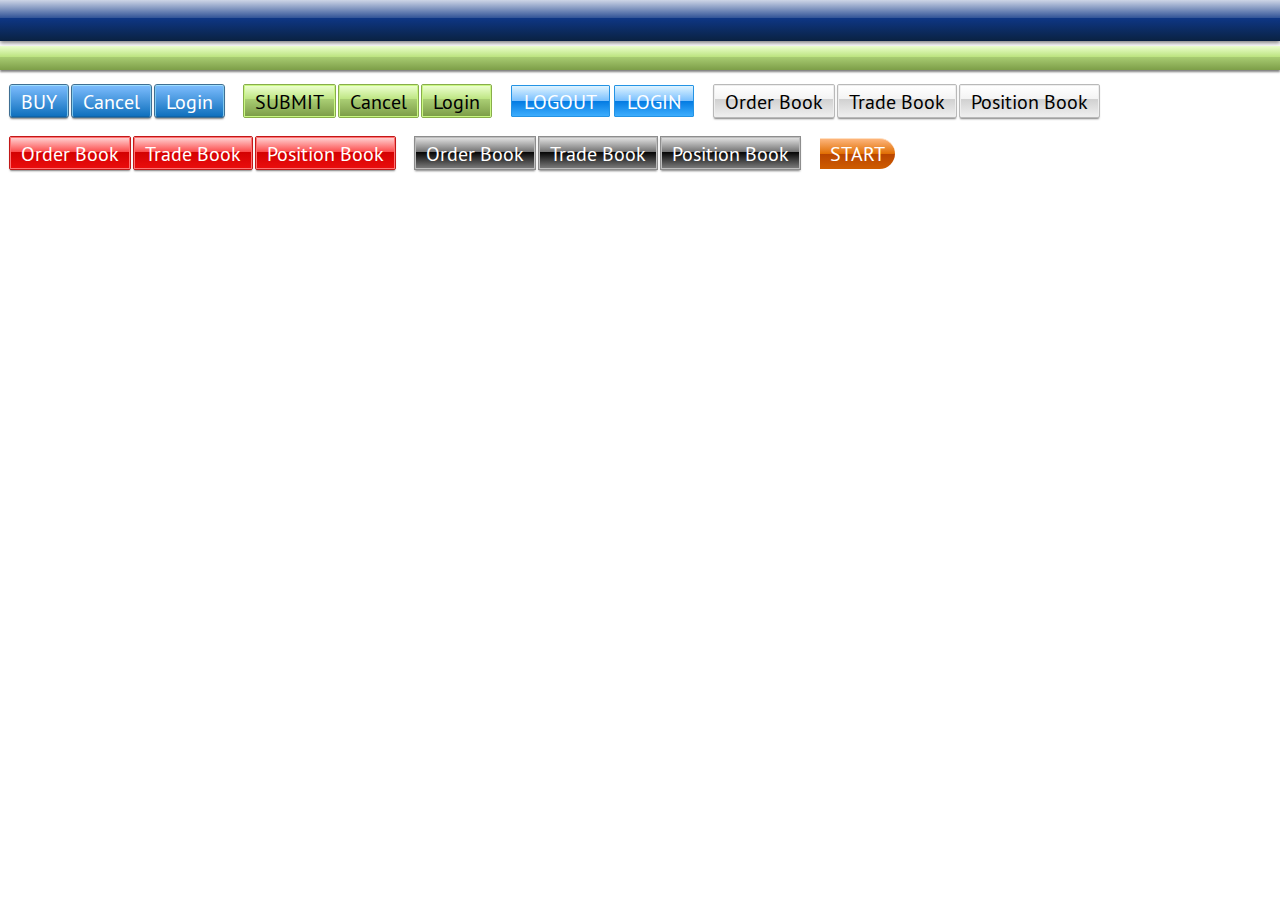
<file: replica/angel/index.html>
<!DOCTYPE html>
<html lang="en">
  <head>
    <meta charset="UTF-8" />
    <meta name="viewport" content="width=device-width, initial-scale=1.0" />
    <title>Angel</title>
    <link rel="stylesheet" href="../../fonts/pt-sans/pt-sans-regular/pt-sans-regular.css" />
    <link rel="stylesheet" href="../../font-awesome/css/all.min.css" />
    <link rel="stylesheet" href="css/angel.css" />
    <script src="../../js/libs/jquery.min.js"></script>
  </head>
  <body>
    <div class="navbar"></div>
    <div class="titlebar"></div>
    <div class="flex-wrap">
      <div class="button-group">
        <button class="btn-blue" id="updateDetails">BUY</button>
        <button class="btn-blue">Cancel</button>
        <button class="btn-blue">Login</button>
      </div>

      <div class="button-group">
        <button class="btn-green">SUBMIT</button>
        <button class="btn-green">Cancel</button>
        <button class="btn-green">Login</button>
      </div>

      <div class="button-group">
        <button class="btn-action">LOGOUT</button>
        <button class="btn-action">LOGIN</button>
      </div>

      <div class="button-group">
        <button class="btn-silver">Order Book</button>
        <button class="btn-silver">Trade Book</button>
        <button class="btn-silver">Position Book</button>
      </div>
      <div class="button-group">
        <button class="btn-red">Order Book</button>
        <button class="btn-red">Trade Book</button>
        <button class="btn-red">Position Book</button>
      </div>

      <div class="button-group">
        <button class="btn-black">Order Book</button>
        <button class="btn-black">Trade Book</button>
        <button class="btn-black">Position Book</button>
      </div>

      <div class="button-group">
        <button class="btn-zune-orange">START</button>
        </div>
    </div>
    <dialog id="favDialog" class="popup" title="Buy Order">
      <form method="dialog">
        <div class="title-bar">
          <div class="popup-title">Buy</div>
          <div class="popup-close" id="closePopup">
           <i class="fa fa-times"></i>
          </div>
        </div>
        <div>
          <select>
            <option></option>
            <option>Brine shrimp</option>
            <option>Red panda</option>
            <option>Spider monkey</option>
          </select>
        </div>
        <div class="button-group">
          <button class="btn-blue" value="cancel">CANCEL</button>
          <button id="confirmBtn" class="btn-blue" value="default">SUBMIT</button>
        </div>
      </form>
    </dialog>

    <output aria-live="polite"></output>
    <!-- <div>
      Lorem ipsum dolor sit amet consectetur adipisicing elit. Numquam fugit tempore illum maiores eius magnam quas minus ipsum nihil nam, consequuntur quae,
      hic, perspiciatis dolorum ea explicabo sequi sit distinctio.
    </div> -->
    <div>
      <!-- <img src="../../images/replica/angel/1d39adc5-b8ff-4b13-aa5d-02cded48c909.jpg" /> -->
    </div>
  </body>
  <script src="js/angel.js"></script>
</html>
</file>
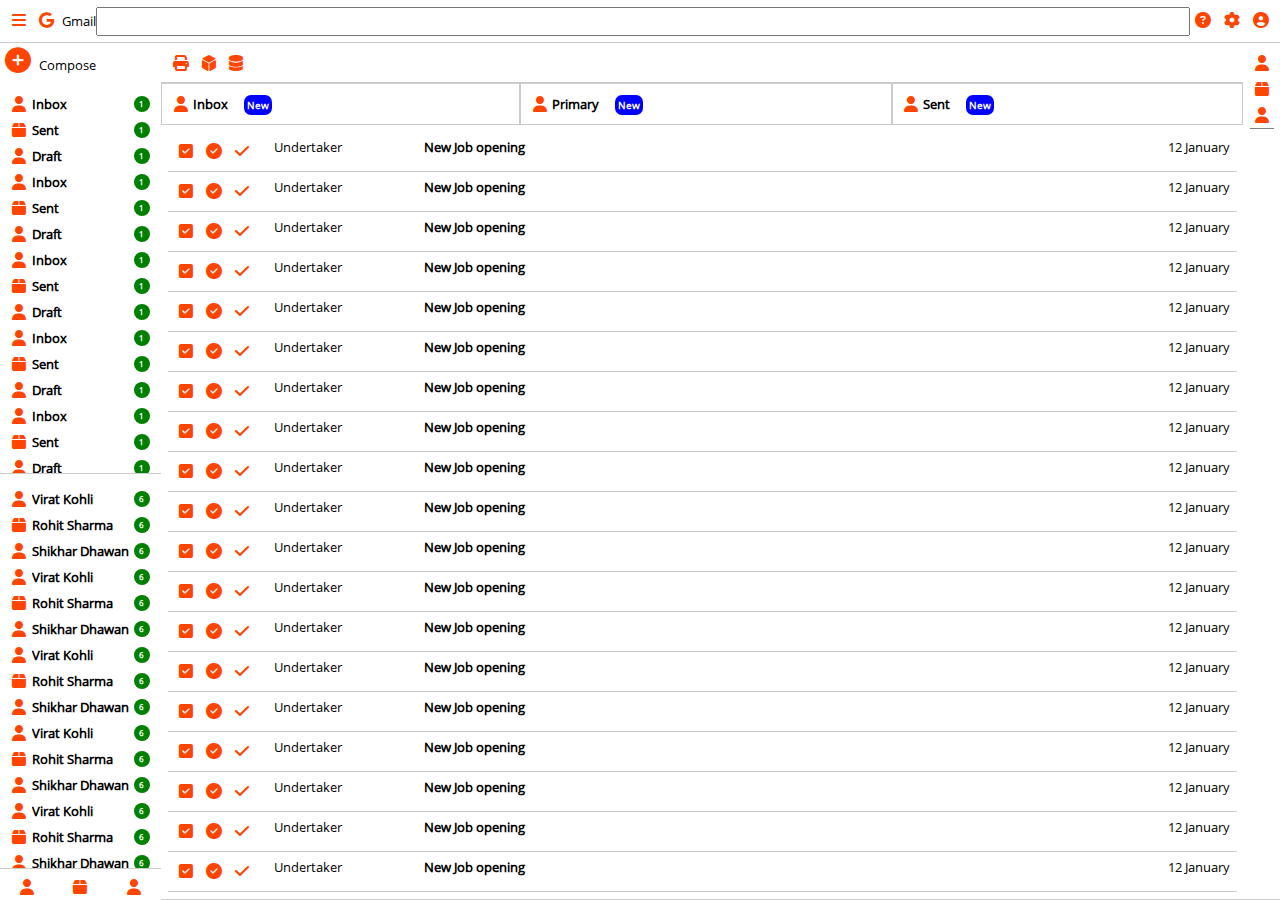
<file: replica/gmail/index.html>
<!DOCTYPE html>
<html lang="en">
  <head>
    <meta charset="UTF-8" />
    <meta name="viewport" content="width=device-width, initial-scale=1.0" />
    <link rel="stylesheet" href="../../font-awesome/css/all.min.css" />
    <link rel="stylesheet" href="../../font_style.css" type="text/css" media="all" />
    <link rel="stylesheet" href="css/gmail.css" />
    <script src="../../js/libs/jquery.min.js"></script>
    <title>GMail</title>
  </head>
  <body>
    <div class="wrap">
      <div class="header bb">
        <div class="logo">
          <i class="fas fa-bars" id="menuLogo"></i>
          <i class="fab fa-google"></i>
          <span>Gmail</span>
        </div>
        <div><input type="search" /></div>
        <div class="profile">
          <i class="fas fa-question-circle"></i>
          <i class="fas fa-cog"></i>
          <i class="fas fa-user-circle"></i>
        </div>
      </div>
      <div class="content">
        <div class="leftbar" id="leftBar">
          <div class="btn">
            <i class="fas fa-plus-circle"></i>
            <span>Compose</span>
          </div>
          <div class="mail_category bb" id="mailCategory"></div>
          <div class="contact_list bb" id="contactList"></div>
          <div class="left-footer" id="leftFooter"></div>
        </div>
        <div class="divmail">
          <div class="toolbar bb" id="divToolbar"></div>
          <div class="tablist" id="tabList"></div>
          <div class="listemail bb" id="divListMail"></div>
        </div>
        <div class="rightbar bb" id="rightSidebar"></div>
      </div>
      <!-- <div class="header"></div> -->
    </div>
  </body>
  <script src="js/main.js" type="module"></script>
</html>
</file>
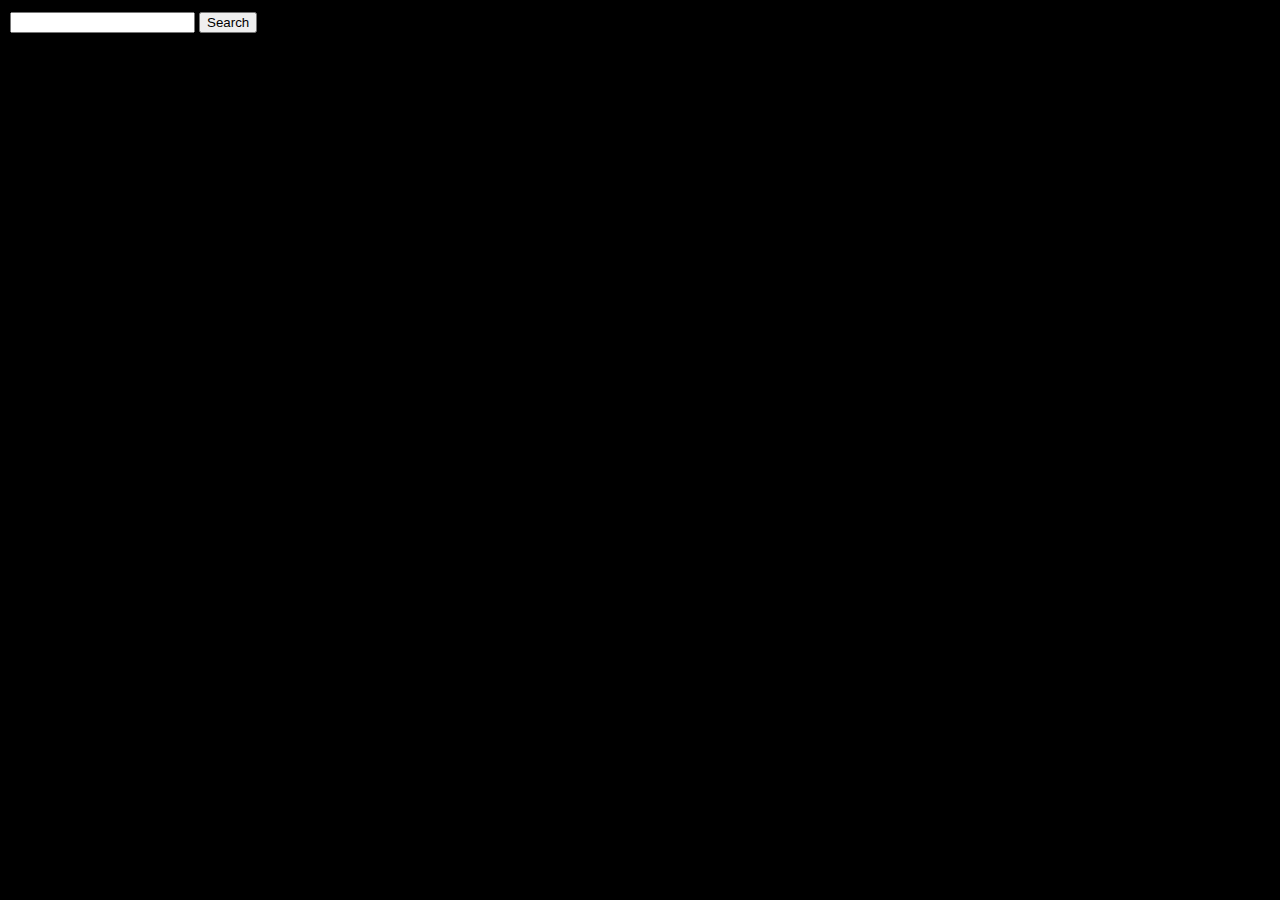
<file: replica/imdb/index.html>
<!DOCTYPE html>
<html lang="en">
  <head>
    <meta charset="UTF-8" />
    <meta name="viewport" content="width=device-width, initial-scale=1.0" />
    <meta http-equiv="Content-Security-Policy" content="upgrade-insecure-requests" />
    <title>IMDB Replica</title>
    <link rel="stylesheet" href="../../fonts/roboto-regular/roboto-regular.css" />
    <link rel="stylesheet" href="../../fonts/roboto-bold/roboto-bold.css" />
    <link rel="stylesheet" href="../../font-awesome/css/all.min.css" />
    <link rel="stylesheet" href="css/imdb.css" />
    <script src="../../js/libs/jquery.min.js"></script>
  </head>
  <body>
    <div class="wrap">
      <!-- <div class="header">
        <div class="brand">
          <i class="fab fa-github-square fa-3x"></i>
          <span class="brand-title">IMDB</span>
        </div>
      </div> -->
      <div class="box">
        <input type="text" id="txtSearch" />
        <button id="btnSearch">Search</button>
      </div>
      <div class="box">
        <div id="list"></div>
      </div>
      <div class="box" id="details"></div>
    </div>
    <script src="js/sample_data/movie_list.js"></script>
    <script src="js/sample_data/movie_details.js"></script>
    <script src="js/imdb.js"></script>
  </body>
</html>
</file>
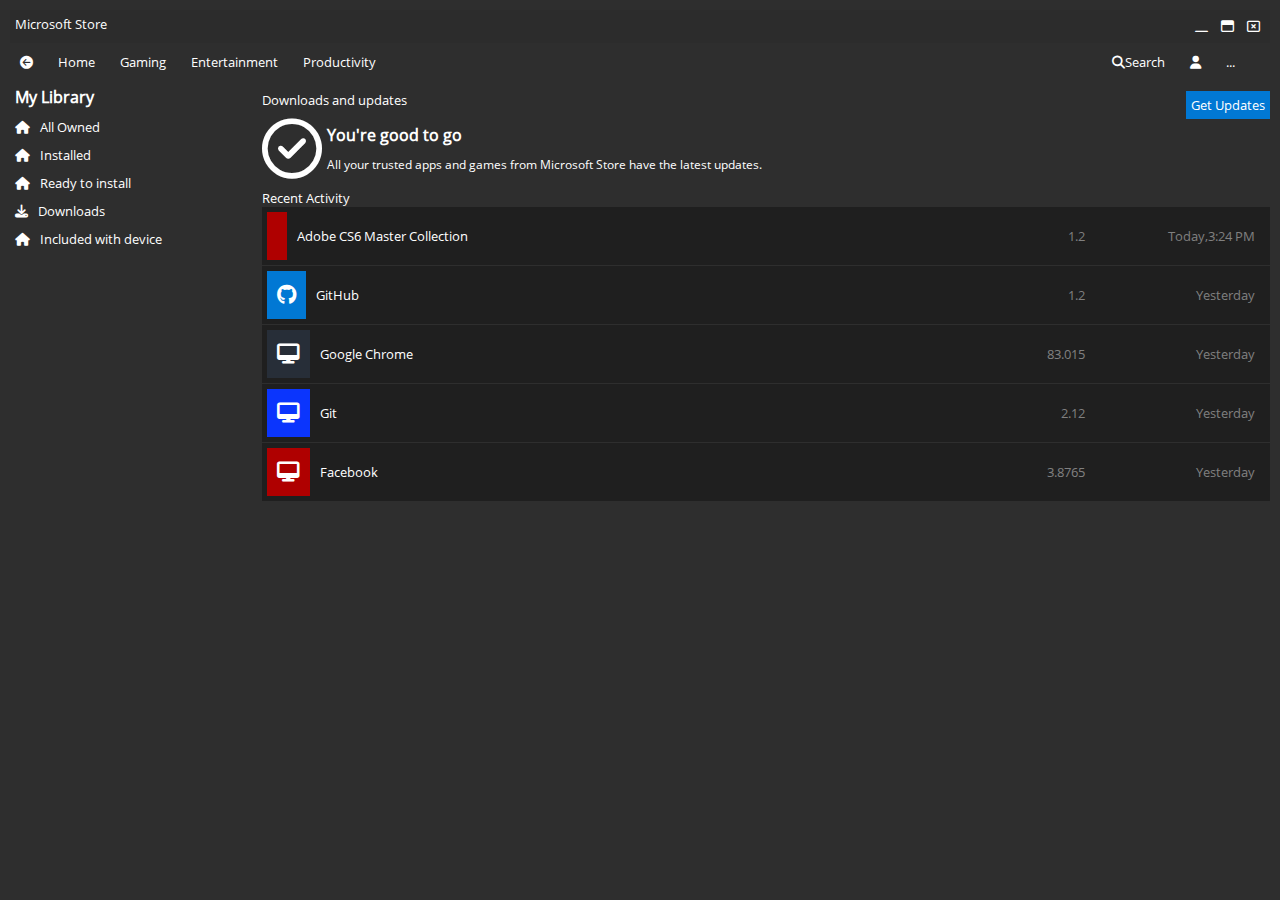
<file: replica/microsoft_store/index.html>
<!DOCTYPE html>
<html lang="en">
  <head>
    <meta charset="UTF-8" />
    <meta name="viewport" content="width=device-width, initial-scale=1.0" />
    <link rel="stylesheet" href="../../font-awesome/css/all.min.css" />
    <link rel="stylesheet" href="../../font_style.css" type="text/css" media="all" />
    <script src="../../js/libs/jquery.min.js"></script>
    <title>Postman</title>
    <style>
      * {
        margin: 0;
        padding: 0;
      }
      body {
        background: #2e2e2e;
        color: white;
        font-size: 13px;
        font-family: "OpenSans-Regular";
      }
      .noselect {
        -webkit-touch-callout: none; /* iOS Safari */
        -webkit-user-select: none; /* Safari */
        -khtml-user-select: none; /* Konqueror HTML */
        -moz-user-select: none; /* Old versions of Firefox */
        -ms-user-select: none; /* Internet Explorer/Edge */
        user-select: none; /* Non-prefixed version, currently
                                  supported by Chrome, Edge, Opera and Firefox */
      }
      .wrap {
        padding: 10px;
      }
      .brd {
        /* border: 1px solid gray; */
      }
      .btn {
        background-color: #0178d4;
        padding: 5px;
      }
      .wrap .headerbar {
        display: flex;
        justify-content: space-between;

        background: #2c2c2c;
      }
      .wrap .headerbar div {
        padding: 5px;
      }
      .wrap .menuBar {
        display: flex;
        justify-content: space-between;
        flex-wrap: wrap;
        padding: 10px;
      }
      .btnHeader i {
        padding: 5px;
      }
      .menuBar .menu1 {
        display: flex;
      }
      .menuBar .menu2 {
        display: flex;
      }
      .menu1 div,
      .menu2 div {
        padding-right: 25px;
      }
      .wrap .content {
        display: flex;
        height: 300px;
        /* flex-direction: column; */
      }
      .content .download {
        flex-grow: 1;
      }
      .content .library {
        flex-basis: 20%;
      }
      .library div {
        padding: 5px;
      }
      .library i {
        padding-right: 10px;
      }
      .download .updates {
        padding-top: 10px;
        padding-bottom: 10px;
      }
      .download .updateButton {
        display: flex;
        justify-content: space-between;
      }
      .appslist {
        background: #1f1f1f;
      }
      .download .toast {
        display: flex;
      }
      .appslist .app-row {
        display: flex;
        padding: 5px;
        border-bottom: 1px solid #2e2e2e;
      }
      .appslist .app-row .app-name {
        flex-grow: 1;
      }
      .appslist .app-icon {
        font-size: 20px;
        padding: 10px;
      }
      .appslist .app-version,
      .appslist .app-date,
      .appslist .app-name {
        line-height: 48px;
        padding-left: 10px;
        padding-right: 10px;
        color: gray;
      }
      .appslist .app-date {
        flex-basis: 150px;
        text-align: right;
      }
      .bigfont {
        font-size: 60px;
      }
      .appslist .app-name {
        color: white;
        /* font-weight: bold; */
      }
      .bold {
        font-weight: bold;
        font-size: 16px;
        padding: 5px;
      }
      .desc {
        font-size: 12px;
        padding: 5px;
      }
      .bg_01 {
        background-color: #0178d4;
      }
      .bg_02 {
        background-color: #272e38;
      }
      .bg_03 {
        background-color: #0b35fd;
      }
      .bg_04 {
        background-color: #af0000;
      }
      .txt_02 {
        color: gray;
      }
    </style>
  </head>
  <body>
    <div class="wrap noselect">
      <div class="headerbar brd">
        <div>Microsoft Store</div>
        <div class="btnHeader">
          <i class="far fa-window-minimize"></i>
          <i class="far fa-window-maximize"></i>
          <i class="far fa-window-close"></i>
        </div>
      </div>

      <div class="menuBar brd">
        <div class="menu1">
          <div><i class="fas fa-arrow-circle-left"></i></div>
          <div>Home</div>
          <div>Gaming</div>
          <div>Entertainment</div>
          <div>Productivity</div>
        </div>
        <div class="menu2">
          <div><i class="fas fa-search"></i>Search</div>
          <div><i class="fas fa-user"></i></div>
          <div>...</div>
        </div>
      </div>

      <div class="content brd">
        <div class="library brd">
          <div class="bold">My Library</div>
          <div><i class="fas fa-home"></i>All Owned</div>
          <div><i class="fas fa-home"></i>Installed</div>
          <div><i class="fas fa-home"></i>Ready to install</div>
          <div><i class="fas fa-download"></i>Downloads</div>
          <div><i class="fas fa-home"></i>Included with device</div>
        </div>
        <div class="download brd">
          <div class="updates">
            <div class="updateButton"><span>Downloads and updates</span><span class="btn">Get Updates</span></div>
            <div class="toast">
              <div><i class="far fa-check-circle bigfont"></i></div>
              <div>
                <div class="bold">You're good to go</div>
                <div class="desc">All your trusted apps and games from Microsoft Store have the latest updates.</div>
              </div>
            </div>
            <div></div>
          </div>
          <div class="activity">
            <div>Recent Activity</div>
            <div class="appslist">
              <div class="app-row">
                <div class="app-icon bg_04">
                  <i class="fab fa-adobe"></i>
                </div>
                <div class="app-name">Adobe CS6 Master Collection</div>
                <div class="app-version">1.2</div>
                <div class="app-date">Today,3:24 PM</div>
              </div>

              <div class="app-row">
                <div class="app-icon bg_01">
                  <i class="fab fa-github"></i>
                </div>
                <div class="app-name">GitHub</div>
                <div class="app-version">1.2</div>
                <div class="app-date">Yesterday</div>
              </div>

              <div class="app-row">
                <div class="app-icon bg_02"><i class="fas fa-desktop"></i></div>
                <div class="app-name">Google Chrome</div>
                <div class="app-version">83.015</div>
                <div class="app-date">Yesterday</div>
              </div>

              <div class="app-row">
                <div class="app-icon bg_03"><i class="fas fa-desktop"></i></div>
                <div class="app-name">Git</div>
                <div class="app-version">2.12</div>
                <div class="app-date">Yesterday</div>
              </div>

              <div class="app-row">
                <div class="app-icon bg_04"><i class="fas fa-desktop"></i></div>
                <div class="app-name">Facebook</div>
                <div class="app-version">3.8765</div>
                <div class="app-date">Yesterday</div>
              </div>
            </div>
          </div>
        </div>
      </div>
    </div>
  </body>
</html>
</file>
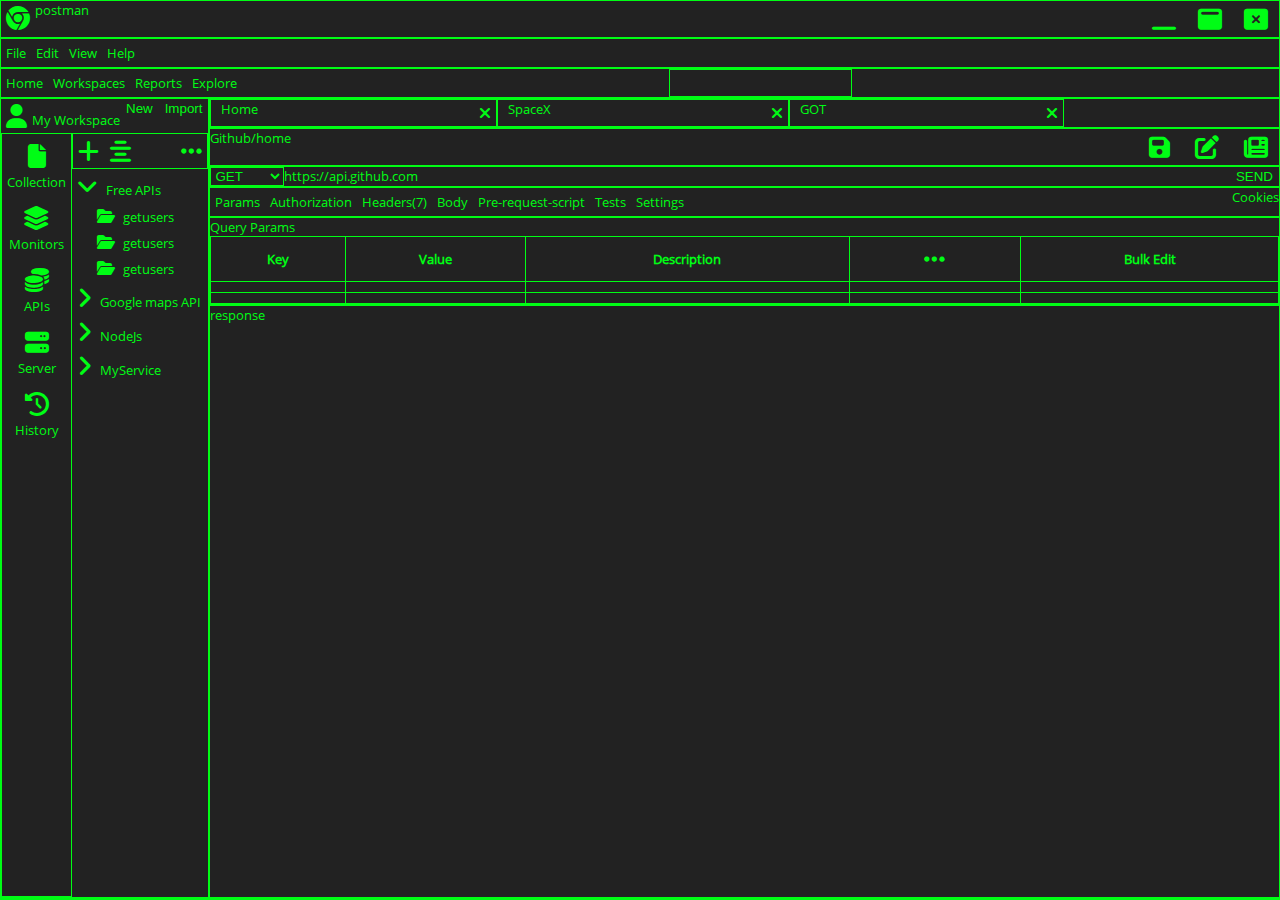
<file: replica/postman/index.html>
<!DOCTYPE html>
<html lang="en">
  <head>
    <meta charset="UTF-8" />
    <meta name="viewport" content="width=device-width, initial-scale=1.0" />
    <link rel="stylesheet" href="../../font-awesome/css/all.min.css" />
    <link rel="stylesheet" href="../../font_style.css" type="text/css" media="all" />
    <link rel="stylesheet" href="css/postman.css" />
    <script src="../../js/libs/jquery.min.js"></script>
    <title>Postman</title>
    <style></style>
  </head>
  <body>
    <div class="wrap">
      <div class="titlebar brd">
        <div><i class="fab fa-chrome"></i></div>
        <div>postman</div>
        <div>
          <button><i class="fas fa-window-minimize"></i></button><button><i class="fas fa-window-maximize"></i></button
          ><button><i class="fas fa-window-close"></i></button>
        </div>
      </div>
      <div class="menubar brd">
        <div class="menu">File</div>
        <div class="menu">Edit</div>
        <div class="menu">View</div>
        <div class="menu">Help</div>
      </div>
      <div class="headerbar brd">
        <div class="options">
          <div class="opt">Home</div>
          <div class="opt">Workspaces</div>
          <div class="opt">Reports</div>
          <div class="opt">Explore</div>
        </div>
        <div class="searchbar">
          <input type="search" />
        </div>
        <div class="menus">
          <div class="btn"></div>
          <div class="btn"></div>
          <div class="btn"></div>
          <div class="btn"></div>
          <div class="btn"></div>
        </div>
      </div>
      <div class="content">
        <div class="sidebar brd">
          <div class="flex">
            <div><i class="fas fa-user"></i><span>My Workspace</span></div>
            <div><button>New</button><button>Import</button></div>
          </div>
          <div class="vert">
            <div class="brd">
              <div class="iconbox">
                <i class="fas fa-file"></i>
                <div>Collection</div>
              </div>
              <div class="iconbox">
                <i class="fas fa-layer-group"></i>
                <div>Monitors</div>
              </div>
              <div class="iconbox">
                <i class="fas fa-coins"></i>
                <div>APIs</div>
              </div>
              <div class="iconbox">
                <i class="fas fa-server"></i>
                <div>Server</div>
              </div>
              <div class="iconbox">
                <i class="fas fa-history"></i>
                <div>History</div>
              </div>
            </div>
            <div>
              <div class="flex brd">
                <div class="flex">
                  <div><i class="fas fa-plus"></i><i class="fas fa-align-center"></i></div>
                </div>
                <div><i class="fas fa-ellipsis-h"></i></div>
              </div>
              <div class="apilist">
                <div class="apibox">
                  <div class="apiname">
                    <i class="fas fa-angle-down"></i>
                    <span>Free APIs</span>
                  </div>
                  <div class="apidetails">
                    <div class="folder">
                      <i class="fas fa-folder-open"></i>
                      <span>getusers</span>
                    </div>

                    <div class="folder">
                      <i class="fas fa-folder-open"></i>
                      <span>getusers</span>
                    </div>

                    <div class="folder">
                      <i class="fas fa-folder-open"></i>
                      <span>getusers</span>
                    </div>
                  </div>
                </div>

                <div class="apibox">
                  <div class="apiname">
                    <i class="fas fa-angle-right"></i>
                    <span>Google maps API</span>
                  </div>
                  <div class="apidetails"></div>
                </div>

                <div class="apibox">
                  <div class="apiname">
                    <i class="fas fa-angle-right"></i>
                    <span>NodeJs</span>
                  </div>
                  <div class="apidetails"></div>
                </div>

                <div class="apibox">
                  <div class="apiname">
                    <i class="fas fa-angle-right"></i>
                    <span>MyService</span>
                  </div>
                  <div class="apidetails"></div>
                </div>
              </div>
            </div>
          </div>
        </div>
        <div class="main">
          <div class="tabs-list brd">
            <div class="tablist brd flex"><span>Home</span><i class="fas fa-times"></i></div>
            <div class="tablist brd flex"><span>SpaceX</span><i class="fas fa-times"></i></div>
            <div class="tablist brd flex"><span>GOT</span><i class="fas fa-times"></i></div>
          </div>
          <div class="flex brd">
            <div>Github/home</div>
            <div>
              <button><i class="fas fa-save"></i></button>
              <button><i class="fas fa-edit"></i></button>
              <button><i class="fas fa-newspaper"></i></button>
            </div>
          </div>
          <div class="apidet brd">
            <select>
              <option value="get">GET</option>
              <option value="post">POST</option>
              <option value="put">PUT</option>
              <option value="delete">DELETE</option>
            </select>
            <div class="apiurl" contenteditable="true">https://api.github.com</div>
            <button>SEND</button>
          </div>
          <div class="flex brd">
            <div class="paramslist flex">
              <div>Params</div>
              <div>Authorization</div>
              <div>Headers(7)</div>
              <div>Body</div>
              <div>Pre-request-script</div>
              <div>Tests</div>
              <div>Settings</div>
            </div>
            <div>Cookies</div>
          </div>
          <div class="brd">
            <div>Query Params</div>
            <div>
              <table>
                <tr>
                  <th>Key</th>
                  <th>Value</th>
                  <th>Description</th>
                  <th><i class="fas fa-ellipsis-h"></i></th>
                  <th>Bulk Edit</th>
                </tr>
                <tr>
                  <td></td>
                  <td></td>
                  <td></td>
                  <td></td>
                  <td></td>
                </tr>
                <tr>
                  <td></td>
                  <td></td>
                  <td></td>
                  <td></td>
                  <td></td>
                </tr>
              </table>
            </div>
          </div>
          <div class="brd">response</div>
        </div>
      </div>
      <div class="footer brd"></div>
    </div>
  </body>
</html>
</file>
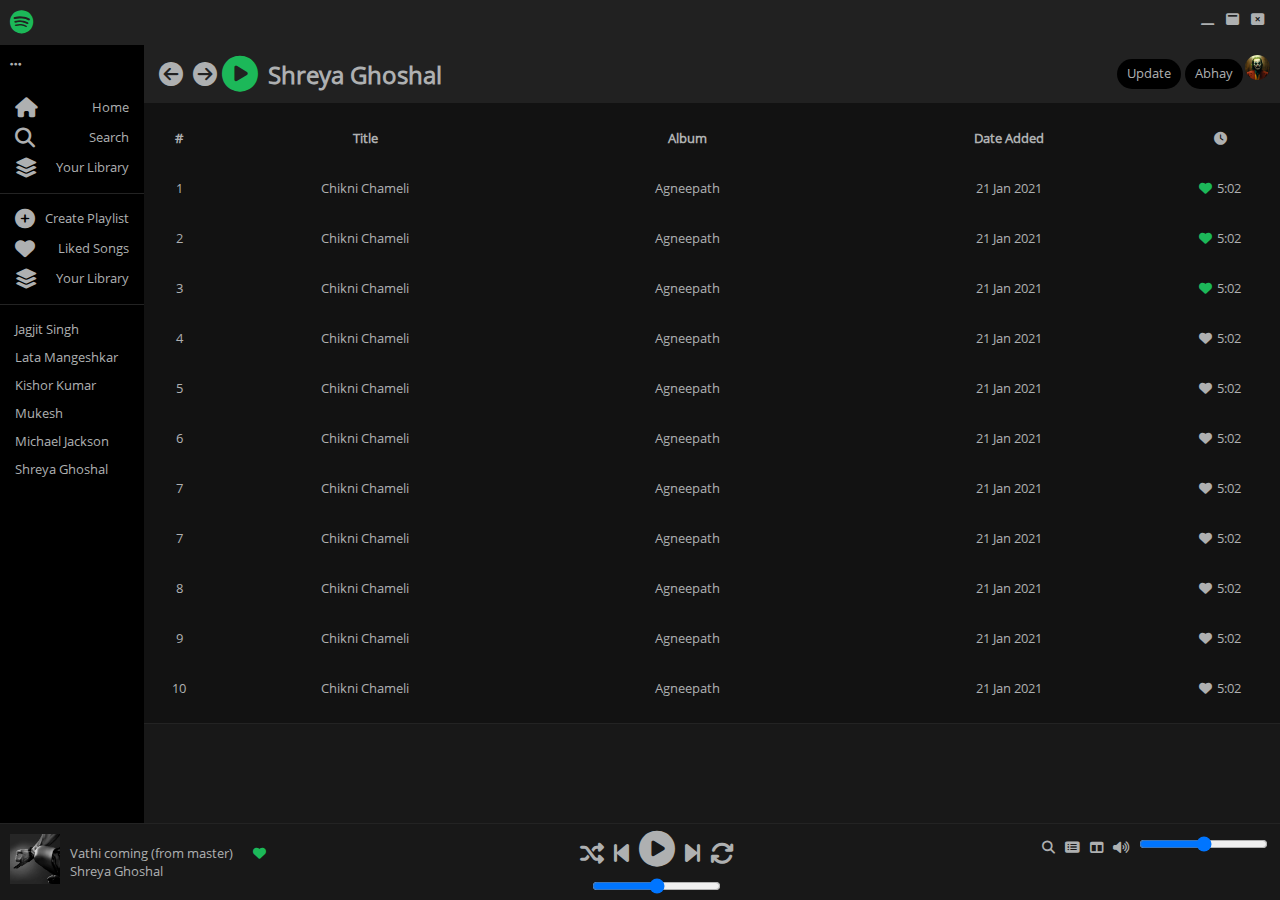
<file: replica/spotify/index.html>
<!DOCTYPE html>
<html lang="en">
  <head>
    <meta charset="UTF-8" />
    <meta name="viewport" content="width=device-width, initial-scale=1.0" />
    <link rel="stylesheet" href="../../font-awesome/css/all.min.css" />
    <link rel="stylesheet" href="../../font_style.css" type="text/css" media="all" />
    <link rel="stylesheet" href="css/dataimg.css" />
    <link rel="stylesheet" media="screen and (min-width: 768px)" href="css/spotify_desktop.css" />
    <link rel="stylesheet" media="screen and (min-width: 320px) and (max-width: 767px)" href="css/spotify_mobile.css" />
    <script src="../../js/libs/jquery.min.js"></script>
    <title>Spotify</title>
  </head>
  <body>
    <div class="wrap">
      <div class="titlebar flex p10">
        <div class=""><i class="fab fa-spotify fb clr"></i></div>
        <div>
          <button><i class="fas fa-window-minimize"></i></button><button><i class="fas fa-window-maximize"></i></button
          ><button><i class="fas fa-window-close"></i></button>
        </div>
      </div>
      <div class="main">
        <div class="list">
          <div class="p10"><i class="fas fa-ellipsis-h"></i></div>
          <div class="fixedmenu playlist brd-btm p10">
            <div class="flex">
              <i class="fas fa-home"></i>
              <div>Home</div>
            </div>
            <div class="flex">
              <i class="fas fa-search"></i>
              <div>Search</div>
            </div>
            <div class="flex">
              <i class="fas fa-layer-group"></i>
              <div>Your Library</div>
            </div>
          </div>

          <div class="playlist brd-btm p10">
            <div class="flex">
              <i class="fas fa-plus-circle"></i>
              <div>Create Playlist</div>
            </div>
            <div class="flex">
              <i class="fas fa-heart"></i>
              <div>Liked Songs</div>
            </div>
            <div class="flex">
              <i class="fas fa-layer-group"></i>
              <div>Your Library</div>
            </div>
          </div>

          <div class="playlist p10">
            <div>Jagjit Singh</div>
            <div>Lata Mangeshkar</div>
            <div>Kishor Kumar</div>
            <div>Mukesh</div>
            <div>Michael Jackson</div>
            <div>Shreya Ghoshal</div>
          </div>
        </div>
        <div class="content">
          <div class="flex p10">
            <div class="fb iconslist">
              <i class="fas fa-arrow-circle-left p5"></i><i class="fas fa-arrow-circle-right p5"></i>
              <i class="fas fa-play-circle fbb clr"></i>
              <span class="b">Shreya Ghoshal</span>
            </div>
            <div class="flex">
              <div class="capsule">Update</div>

              <div class="capsule">
                Abhay
                <!-- <div class="profile">Abhay</div> -->
              </div>
              <div class="profile"></div>
            </div>
          </div>
          <div class="songlist p10">
            <div class="col b">#</div>
            <div class="col b">Title</div>
            <div class="col b">Album</div>
            <div class="col b">Date Added</div>
            <div class="col b"><i class="fas fa-clock"></i></div>

            <div class="col">1</div>
            <div class="col">Chikni Chameli</div>
            <div class="col">Agneepath</div>
            <div class="col">21 Jan 2021</div>
            <div class="col"><i class="fas fa-heart clr"></i><span>5:02</span></div>

            <div class="col">2</div>
            <div class="col">Chikni Chameli</div>
            <div class="col">Agneepath</div>
            <div class="col">21 Jan 2021</div>
            <div class="col"><i class="fas fa-heart clr"></i><span>5:02</span></div>

            <div class="col">3</div>
            <div class="col">Chikni Chameli</div>
            <div class="col">Agneepath</div>
            <div class="col">21 Jan 2021</div>
            <div class="col"><i class="fas fa-heart clr"></i><span>5:02</span></div>

            <div class="col">4</div>
            <div class="col">Chikni Chameli</div>
            <div class="col">Agneepath</div>
            <div class="col">21 Jan 2021</div>
            <div class="col"><i class="fas fa-heart"></i><span>5:02</span></div>

            <div class="col">5</div>
            <div class="col">Chikni Chameli</div>
            <div class="col">Agneepath</div>
            <div class="col">21 Jan 2021</div>
            <div class="col"><i class="fas fa-heart"></i><span>5:02</span></div>

            <div class="col">6</div>
            <div class="col">Chikni Chameli</div>
            <div class="col">Agneepath</div>
            <div class="col">21 Jan 2021</div>
            <div class="col"><i class="fas fa-heart"></i><span>5:02</span></div>

            <div class="col">7</div>
            <div class="col">Chikni Chameli</div>
            <div class="col">Agneepath</div>
            <div class="col">21 Jan 2021</div>
            <div class="col"><i class="fas fa-heart"></i><span>5:02</span></div>

            <div class="col">7</div>
            <div class="col">Chikni Chameli</div>
            <div class="col">Agneepath</div>
            <div class="col">21 Jan 2021</div>
            <div class="col"><i class="fas fa-heart"></i><span>5:02</span></div>

            <div class="col">8</div>
            <div class="col">Chikni Chameli</div>
            <div class="col">Agneepath</div>
            <div class="col">21 Jan 2021</div>
            <div class="col"><i class="fas fa-heart"></i><span>5:02</span></div>

            <div class="col">9</div>
            <div class="col">Chikni Chameli</div>
            <div class="col">Agneepath</div>
            <div class="col">21 Jan 2021</div>
            <div class="col"><i class="fas fa-heart"></i><span>5:02</span></div>

            <div class="col">10</div>
            <div class="col">Chikni Chameli</div>
            <div class="col">Agneepath</div>
            <div class="col">21 Jan 2021</div>
            <div class="col"><i class="fas fa-heart"></i><span>5:02</span></div>
          </div>
          <div class="add brd-top"></div>
        </div>
      </div>
      <div class="song brd-top">
        <div class="flex p10">
          <div class="songposter"></div>
          <div class="songtitle flex">
            <div class="p10">
              <div>Vathi coming (from master)</div>
              <div>Shreya Ghoshal</div>
            </div>
            <div class="p10"><i class="fas fa-heart clr"></i></div>
          </div>
        </div>
        <div class="toolbar">
          <div>
            <i class="fas fa-random fb"></i><i class="fas fa-step-backward fb"></i><i class="fas fa-play-circle fbb"></i><i class="fas fa-step-forward fb"></i
            ><i class="fas fa-sync fb"></i>
          </div>
          <div>
            <input type="range" min="0" max="300" step="1" />
          </div>
        </div>
        <div class="p10">
          <i class="fas fa-search p5"></i><i class="fas fa-list-alt p5"></i><i class="fas fa-columns p5"></i><i class="fas fa-volume-up p5"></i>
          <input type="range" min="0" max="300" step="1" />
        </div>
      </div>
    </div>
  </body>
</html>
</file>
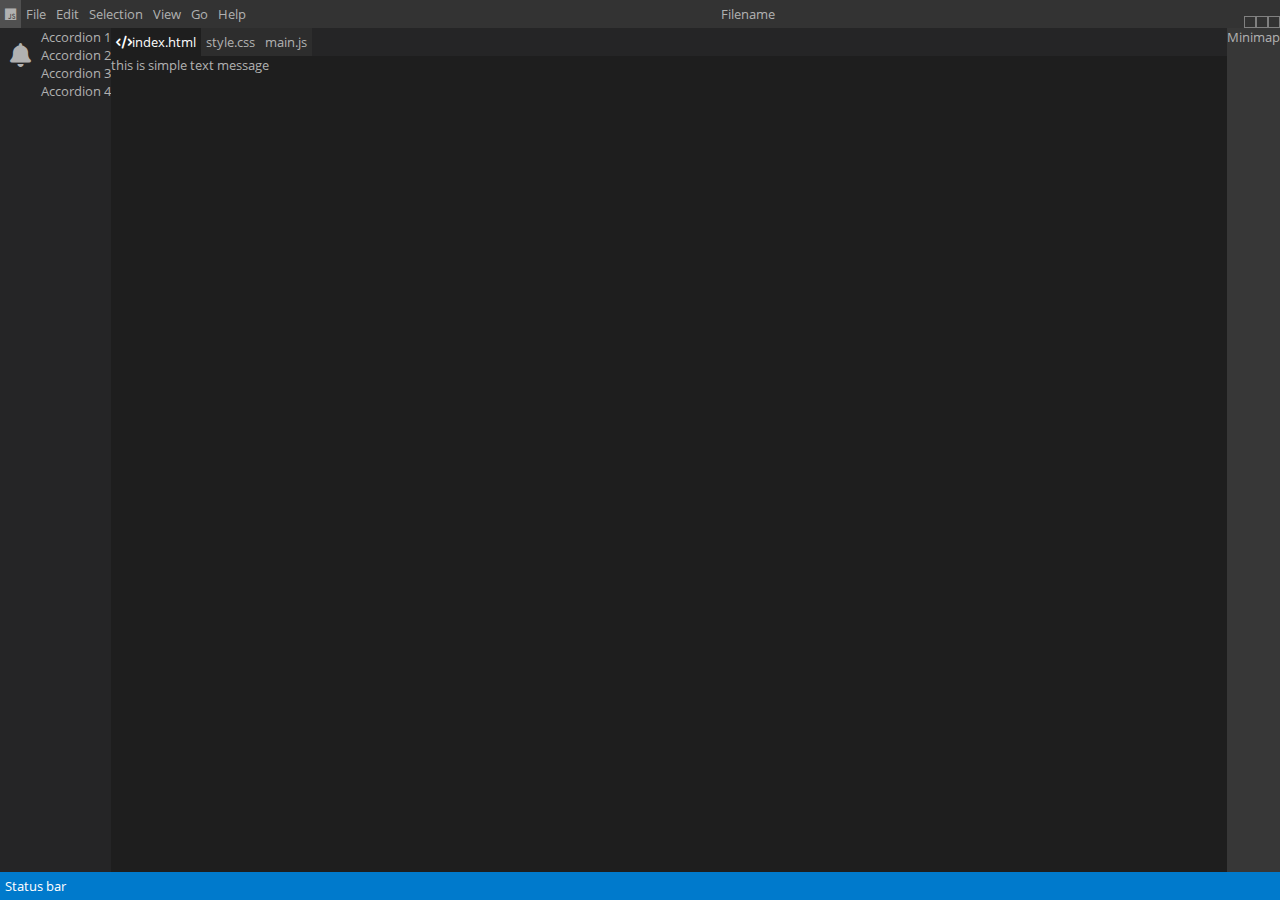
<file: replica/vscode/index.html>
<!DOCTYPE html>
<html lang="en">
  <head>
    <meta charset="UTF-8" />
    <meta name="viewport" content="width=device-width, initial-scale=1.0" />
    <link rel="stylesheet" href="../../font-awesome/css/all.min.css" />
    <link rel="stylesheet" href="../../font_style.css" type="text/css" media="all" />
    <script src="../../js/libs/jquery.min.js"></script>
    <title>Postman</title>
    <style>
      * {
        margin: 0;
        padding: 0;
      }

      .noselect {
        -webkit-touch-callout: none; /* iOS Safari */
        -webkit-user-select: none; /* Safari */
        -khtml-user-select: none; /* Konqueror HTML */
        -moz-user-select: none; /* Old versions of Firefox */
        -ms-user-select: none; /* Internet Explorer/Edge */
        user-select: none; /* Non-prefixed version, currently
                                  supported by Chrome, Edge, Opera and Firefox */
      }
      .bg1 {
        background-color: #333333;
      }
      .bg2 {
        background-color: #252526;
      }
      .bg3 {
        background-color: #1e1e1e;
      }
      .bg4 {
        background-color: #252526;
      }
      .bg5 {
        background-color: #2d2d2d;
      }

      .bg6 {
        background-color: #007acc;
      }
      .bg7 {
        background-color: #373737;
      }
      body {
        height: 100vh;
        color: #b1b1b1;
        font-family: "OpenSans-Regular";
        font-size: 13px;
      }
      .txtwhite {
        color: white;
      }
      .container {
        display: flex;
        flex-direction: column;
        flex-wrap: wrap;
        height: 100%;
      }
      .container .editor {
        flex-grow: 1;
      }

      .container .topbar {
        display: flex;
        justify-content: space-between;
      }
      .topbar .menubar {
        align-self: flex-start;
        display: flex;
      }
      .menubar .menu {
        padding: 5px;
        position: relative;
        cursor: pointer;
      }
      .topbar .filename {
        align-self: center;
      }
      .topbar .appbuttons {
        align-self: flex-end;
        display: flex;
      }

      .container .editor {
        display: flex;
        flex-direction: row;
      }
      .editor .source {
        flex-grow: 1;
        display: flex;
        flex-direction: column;
      }
      .editor .sourcecode {
        flex-grow: 1;
      }
      .editor .tools {
        display: flex;
        flex-direction: column;
      }
      .tools .extension {
        flex-grow: 1;
      }
      .container .toolicon {
        font-size: 24px;
        padding: 5px;
      }
      .appbuttons .btn {
        width: 10px;
        height: 10px;
        border: 1px solid gray;
      }
      .border {
        border: 1px solid rgb(182, 181, 181);
        border-collapse: collapse;
      }
      .source .filetabs {
        display: flex;
      }
      .filetabs .tab {
        padding: 5px;
      }
      .pad {
        padding: 5px;
      }
      .menu .menu-content {
        display: none;
        position: absolute;
        background-color: #333333;
        z-index: 1;
        min-width: 200px;
        box-shadow: 0px 8px 16px 0px rgba(0, 0, 1, 1);
        /* border: 1px solid gray; */
        top: 28px;
        left: 0px;
      }
      .menu:hover {
        background-color: #505050;
      }
      .menu:hover .menu-content {
        display: block;
      }
      .menu-content .menu-item {
        padding: 5px;
        display: flex;
        justify-content: space-between;
      }
      .menu-item:hover {
        color: white;
        background-color: #094771;
      }
      .menu-item .menu-hotkey {
        text-align: right;
      }
    </style>
  </head>
  <body>
    <div class="container noselect">
      <div class="topbar bg1">
        <div class="menubar">
          <div class="menu">
            <div><i class="fab fa-js"></i></div>
          </div>
          <div class="menu">
            <div class="menulbl">File</div>
            <div class="menu-content">
              <div class="menu-item">
                <div class="menu-name">New File</div>
                <div class="menu-hotkey">Ctrl+N</div>
              </div>
            </div>
          </div>
          <div class="menu">Edit</div>
          <div class="menu">Selection</div>
          <div class="menu">View</div>
          <div class="menu">Go</div>
          <div class="menu">Help</div>
        </div>
        <div class="filename">Filename</div>
        <div class="appbuttons">
          <div class="btn"></div>
          <div class="btn"></div>
          <div class="btn"></div>
        </div>
      </div>
      <div class="editor">
        <div class="tools bg2">
          <div class="extension pad">
            <div class="toolicon"><i class="fas fa-bell"></i></div>
            <div class="toolicon"></div>
            <div class="toolicon"></div>
            <div class="toolicon"></div>
            <div class="toolicon"></div>
            <div class="toolicon"></div>
          </div>

          <div class="setting pad">
            <div class="toolicon"></div>
            <div class="toolicon"></div>
          </div>
        </div>
        <div class="explorer bg4">
          <div class="accord">Accordion 1</div>
          <div class="accord">Accordion 2</div>
          <div class="accord">Accordion 3</div>
          <div class="accord">Accordion 4</div>
        </div>
        <div class="source">
          <div class="filetabs bg4">
            <div class="tab bg3 txtwhite"><i class="fas fa-code"></i>index.html</div>
            <div class="tab bg5">style.css</div>
            <div class="tab bg5">main.js</div>
          </div>
          <div class="sourcecode bg3">this is simple text message</div>
        </div>
        <div class="minimap bg7">Minimap</div>
      </div>
      <div class="pad bg6 txtwhite">Status bar</div>
    </div>
  </body>
</html>
</file>
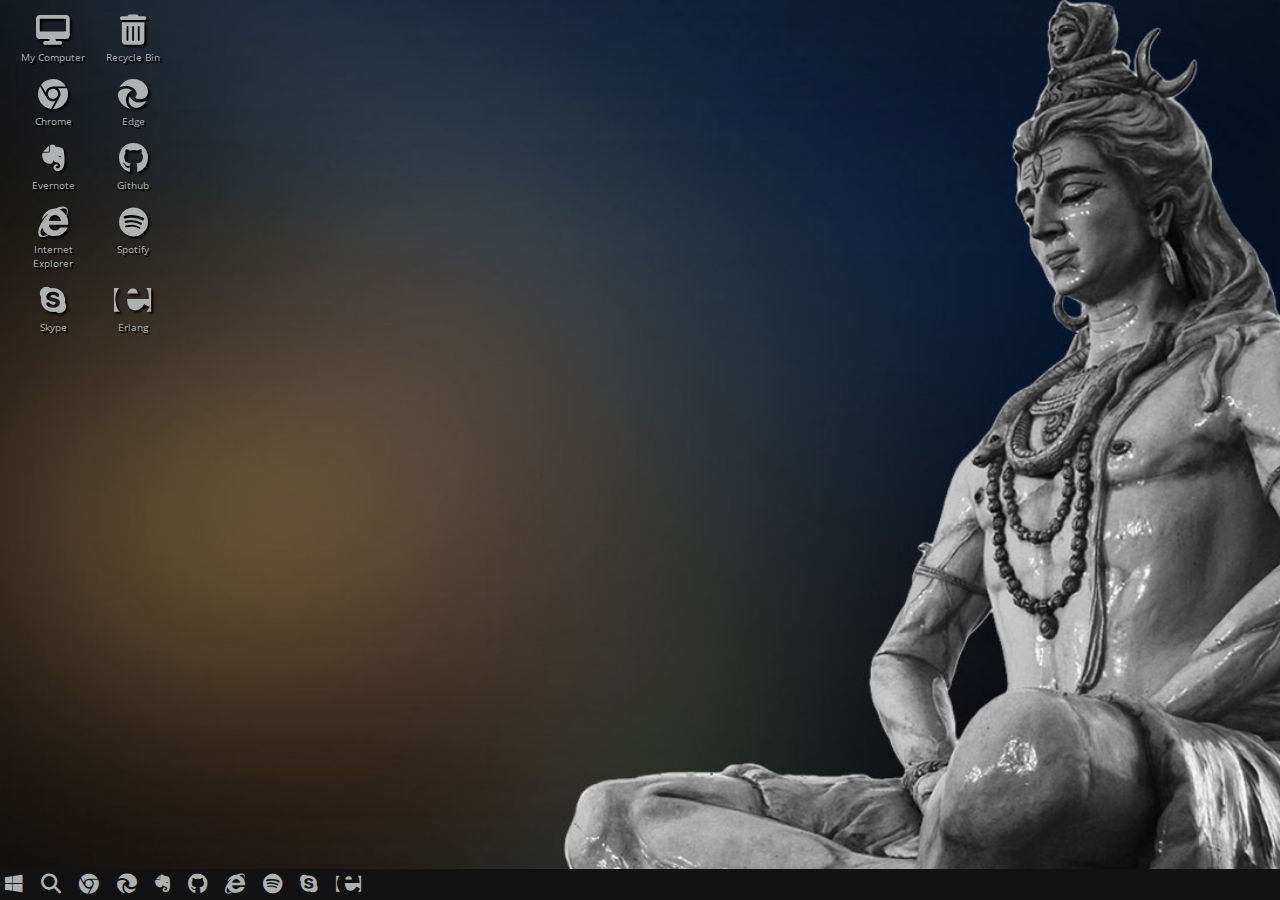
<file: replica/windows_10/index.html>
<!DOCTYPE html>
<html lang="en">
  <head>
    <meta charset="UTF-8" />
    <meta name="viewport" content="width=device-width, initial-scale=1.0" />
    <link rel="stylesheet" href="../../font-awesome/css/all.min.css" />
    <link rel="stylesheet" href="../../font_style.css" type="text/css" media="all" />
    <link rel="stylesheet" href="css/common.css" />
    <link rel="stylesheet" href="css/dataimg.css" />
    <link rel="stylesheet" media="screen and (min-width: 768px)" href="css/desktop.css" />
    <link rel="stylesheet" media="screen and (min-width: 320px) and (max-width: 767px)" href="css/mobile.css" />
    <script src="../../js/libs/jquery.min.js"></script>
    <title>Windows 10</title>
  </head>
  <body>
    <div id="wrap">
      <div id="conWallpaper" class="bgwall">
        <div id="iconGrid"></div>
      </div>
      <div id="taskbar">
        <div id="startMenu">
          <div id="startMenuDefault">
            <div><i class="fas fa-bars"></i></div>
            <div id="starLeftIcons"><i class="fab fa-microsoft"></i><i class="fab fa-microsoft"></i><i class="fab fa-microsoft"></i></div>
          </div>
          <div id="divAllAppsList"></div>
          <div></div>
        </div>
        <div id="taskbar_icons"></div>
      </div>
    </div>
  </body>
  <script type="module" src="js/main.js"></script>
</html>
</file>
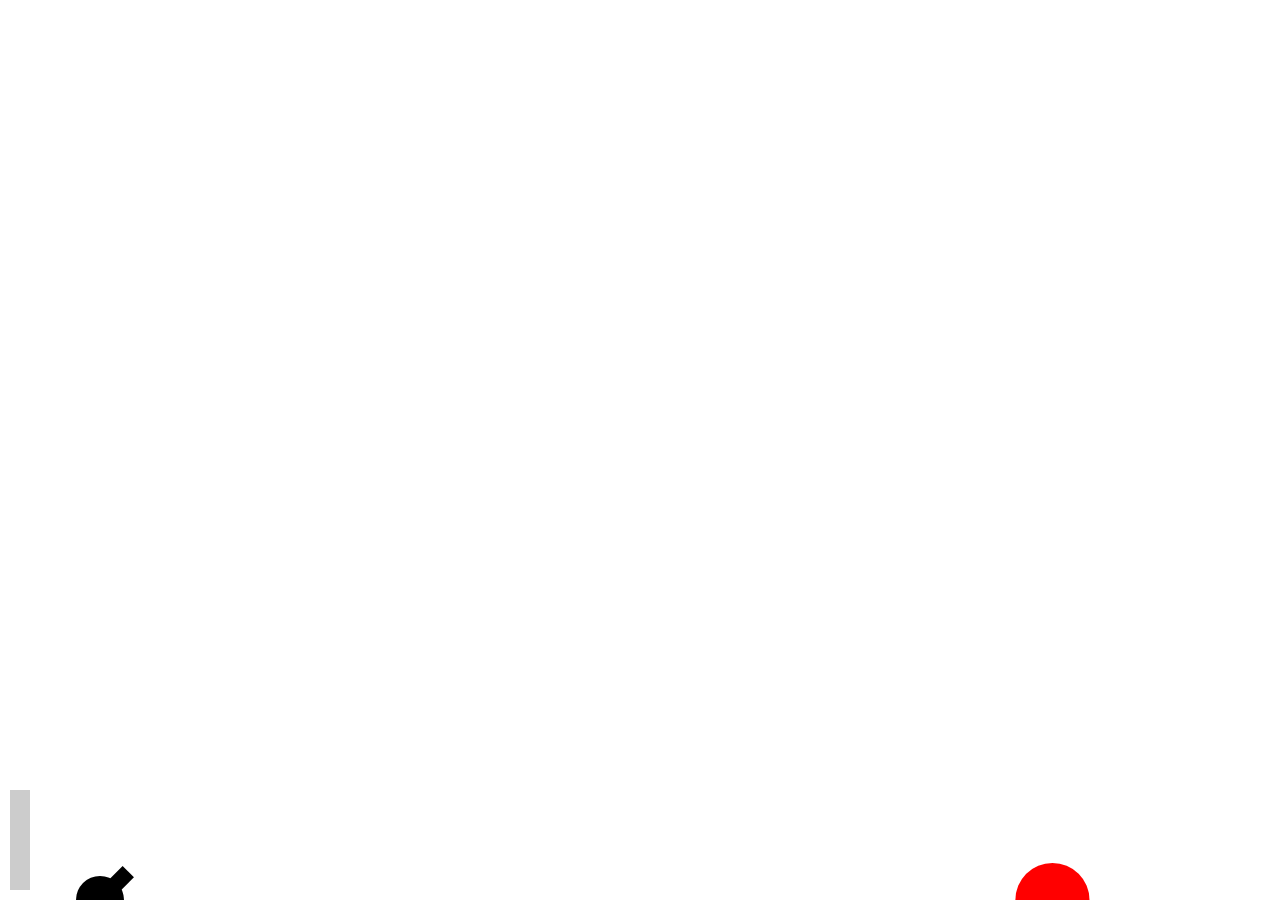
<file: projects/maths/cannon-ball/index.html>
<!DOCTYPE html>
<html>
  <head>
    <title></title>
    <script type="text/javascript" src="vector.js"></script>
    <script type="text/javascript" src="particle.js"></script>
    <script type="text/javascript" src="utils.js"></script>
    <script type="text/javascript" src="main.js"></script>
    <style type="text/css">
      html,
      body {
        margin: 0px;
      }

      canvas {
        display: block;
      }
    </style>
  </head>
  <body>
    <canvas id="canvas"></canvas>
  </body>
</html>
</file>
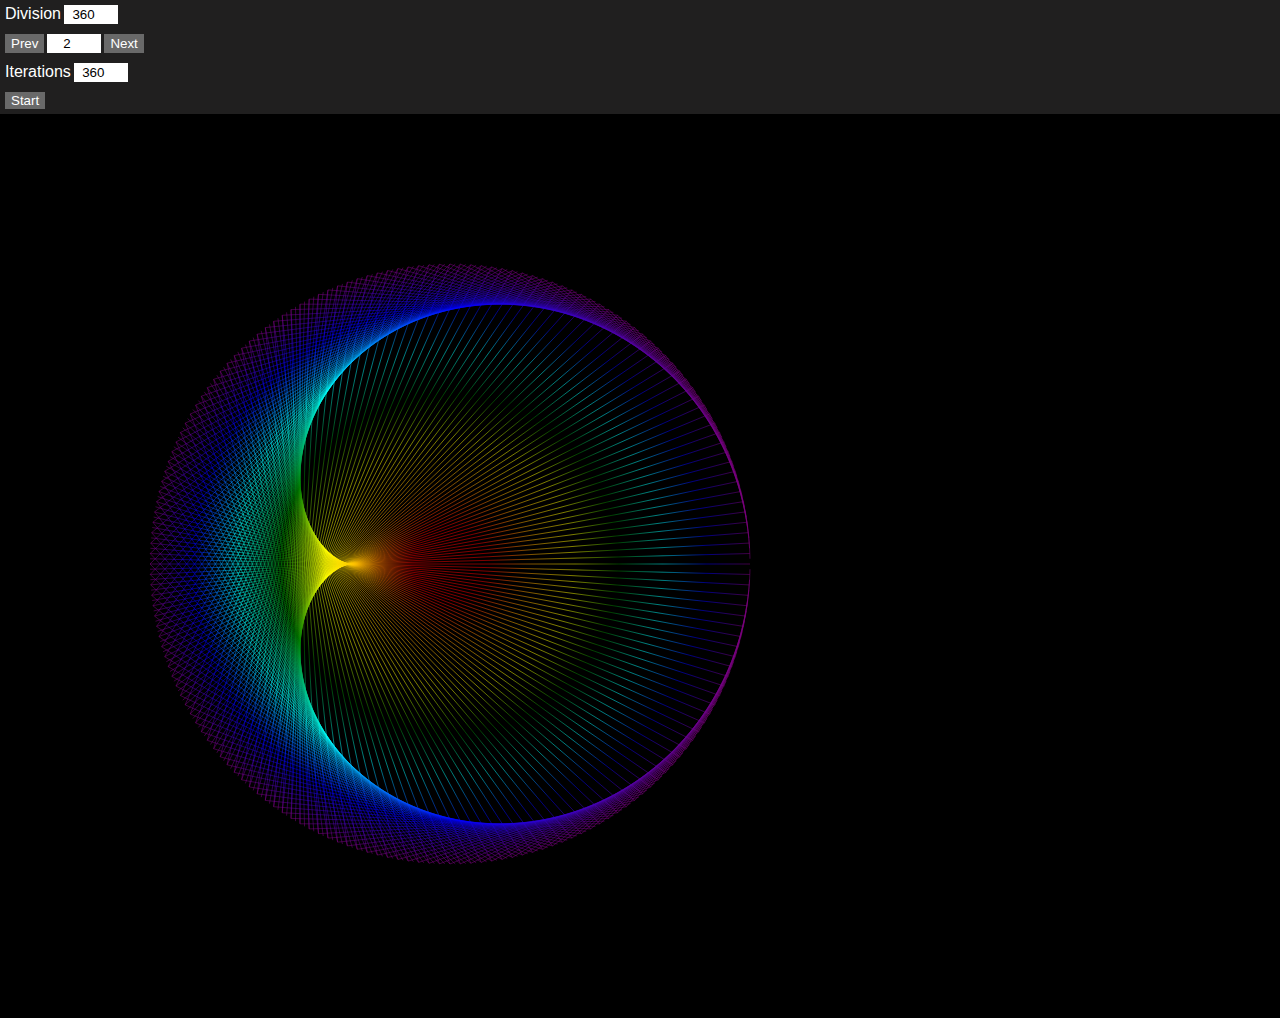
<file: projects/maths/fractals/cardioid/cardioid.html>
<!DOCTYPE html>
<html lang="en">
  <head>
    <meta charset="UTF-8" />
    <meta http-equiv="X-UA-Compatible" content="IE=edge" />
    <meta name="viewport" content="width=device-width, initial-scale=1.0" />
    <title>Cardioid</title>
    <style>
      html,
      body {
        margin: 0;
        padding: 0;
        font-family: "Trebuchet MS", "Lucida Sans Unicode", "Lucida Grande", "Lucida Sans", Arial, sans-serif;
      }
      body {
        background-color: black;
        /*    display: flex;
        flex-direction: column;
        justify-content: center;
        align-items: center;
        align-content: center; */
      }

      .controls {
        background-color: rgb(32, 31, 31);
        color: white;
      }
      .controls .row {
        display: flex;
        padding: 5px;
        /* justify-content: space-between; */
      }
      .controls input {
        width: 50px;
        text-align: center;
        background-color: white;
        color: black;
        border: none;
        padding: 2px;
        margin-left: 3px;
        margin-right: 3px;
        font-family: "Trebuchet MS", "Lucida Sans Unicode", "Lucida Grande", "Lucida Sans", Arial, sans-serif;
        /* margin-left: 5px; */
      }
      .controls button {
        border: none;
        background-color: rgb(105, 105, 105);
        color: white;
        font-family: "Trebuchet MS", "Lucida Sans Unicode", "Lucida Grande", "Lucida Sans", Arial, sans-serif;
      }
      .controls button:hover {
        background-color: rgb(137, 0, 190);
        cursor: pointer;
      }
    </style>
  </head>
  <body>
    <div class="controls">
      <div class="row">
        <label for="txtDivision">Division</label>
        <input type="number" id="txtDivision" min="1" max="360" value="360" />
      </div>
      <div class="row">
        <button id="btnPrev">Prev</button>
        <input type="number" id="txtNumber" min="1" max="360" value="2" />
        <button id="btnNext">Next</button>
      </div>
      <div class="row">
        <label for="txtIterations">Iterations</label>
        <input type="number" id="txtIterations" min="1" max="1000" value="360" />
      </div>
      <!--   <div class="row">
        <label for="color">Color</label>
        <input type="color" id="color" value="#80FF00" />
      </div> -->
      <div class="row">
        <button id="btnAnimate">Start</button>
      </div>
      <!--  <div class="row">
        <button id="btnDraw">Draw</button>
      </div> -->
    </div>
    <canvas id="canvas"></canvas>
  </body>
  <script>
    let context = null;
    let intervalId = "";
    let min = 0,
      radius = 0;
    const getWindowSize = () => {
      let actualWidth = window.innerWidth || document.documentElement.clientWidth || document.body.clientWidth || document.body.offsetWidth;
      let actualHeight = window.innerHeight || document.documentElement.clientHeight || document.body.clientHeight || document.body.offsetHeight;
      return { actualWidth, actualHeight };
    };
    let isAnimating = false;
    const getRandomColor = function () {
      var letters = "0123456789ABCDEF";
      var color = "#";
      for (var i = 0; i < 6; i++) {
        color += letters[Math.floor(Math.random() * 16)];
      }
      return color;
    };
    const setup = () => {
      const obj = getWindowSize();
      let canvas = document.getElementById("canvas");
      let width = obj.actualWidth;
      let height = obj.actualHeight;
      min = Math.min(width, height);

      canvas.width = min;
      canvas.height = min;
      //min -= 50;
      radius = Math.floor(min / 3);
      //radius = 300;
      context = canvas.getContext("2d");
    };
    function getRainbowGradient(x1, y1, r1, x2, y2, r2) {
      var gradient = context.createRadialGradient(x1, y1, r1, x2, y2, r2);
      gradient.addColorStop(0.0, "red");
      gradient.addColorStop(1 / 6, "orange");
      gradient.addColorStop(2 / 6, "yellow");
      gradient.addColorStop(3 / 6, "green");
      gradient.addColorStop(4 / 6, "aqua");
      gradient.addColorStop(5 / 6, "blue");
      gradient.addColorStop(1.0, "purple");
      return gradient;
    }
    const plot = () => {
      context.clearRect(0, 0, min, min);
      context.lineWidth = 0.5;
      //context.strokeStyle = document.getElementById("color").value;

      const divisions = document.getElementById("txtDivision").value;
      const myNum = document.getElementById("txtNumber").value;
      const iterations = document.getElementById("txtIterations").value;

      const centerX = min / 2;
      const centerY = min / 2;

      /*  context.beginPath();
  context.arc(centerX, centerY, radius, 0, 2 * Math.PI, true);
  context.stroke(); */
      // context.beginPath();
      let points = [];
      for (let c = 0; c < divisions; c++) {
        let angle = c * (360 / divisions);

        let x = centerX + radius * Math.cos((angle * Math.PI) / 180);
        let y = centerY + radius * Math.sin((angle * Math.PI) / 180);

        points.push({ x, y });
      }

      context.beginPath();
      let gradient = getRainbowGradient(centerX, centerY, radius / 8, centerX, centerY, radius);
      context.strokeStyle = gradient;
      let map = {};
      for (let c = 1; c <= iterations; c = c + 1) {
        let index1 = c;
        if (index1 >= points.length) {
          index1 = index1 % divisions;
        }
        let index2 = c * myNum;
        if (index2 >= points.length) {
          index2 = index2 % divisions;
        }
        let key = index1 + "," + index2;
        if (map[key] == undefined) {
          map[key] = [points[index1], points[index2]];
          context.moveTo(map[key][0].x, map[key][0].y);
          context.lineTo(map[key][1].x, map[key][1].y);
        }
      }
      context.stroke();
    };

    /*   document.getElementById("btnDraw").onclick = function () {
      plot();
    };
 */
    setup();
    plot();

    document.getElementById("txtDivision").oninput = plot;
    document.getElementById("txtNumber").oninput = plot;
    document.getElementById("txtIterations").oninput = plot;
    // document.getElementById("color").oninput = plot;

    document.getElementById("btnNext").onclick = function () {
      document.getElementById("txtNumber").value = parseInt(document.getElementById("txtNumber").value) + 1;
      plot();
    };
    document.getElementById("btnPrev").onclick = function () {
      let num = parseInt(document.getElementById("txtNumber").value);
      if (num <= 2) {
        return;
      }
      document.getElementById("txtNumber").value = num - 1;
      plot();
    };

    document.getElementById("btnAnimate").onclick = function () {
      isAnimating = !isAnimating;
      if (isAnimating) {
        document.getElementById("btnAnimate").innerHTML = "Stop";
        intervalId = setInterval(() => {
          document.getElementById("txtNumber").value = parseInt(document.getElementById("txtNumber").value) + 1;
          plot();
        }, 1000);
      } else {
        document.getElementById("btnAnimate").innerHTML = "Start";
        clearInterval(intervalId);
      }
    };
  </script>
</html>
</file>
<file: fonts/roboto-regular/roboto-regular.css>
@font-face {
  font-family: "robotoregular";
  src: url("Roboto-Regular-webfont.eot");
  src: url("Roboto-Regular-webfont.eot?#iefix") format("embedded-opentype"),
    url("Roboto-Regular-webfont.woff") format("woff"),
    url("Roboto-Regular-webfont.ttf") format("truetype"),
    url("Roboto-Regular-webfont.svg#robotoregular") format("svg");
  font-weight: normal;
  font-style: normal;
}
</file>
<file: fonts/roboto-bold/roboto-bold.css>
@font-face {
  font-family: "robotobold";
  src: url("Roboto-Bold-webfont.eot");
  src: url("Roboto-Bold-webfont.eot?#iefix") format("embedded-opentype"),
    url("Roboto-Bold-webfont.woff") format("woff"),
    url("Roboto-Bold-webfont.ttf") format("truetype"),
    url("Roboto-Bold-webfont.svg#robotobold") format("svg");
  font-weight: normal;
  font-style: normal;
}
</file>
<file: css/home.css>
:root {
  --layout-bg-color: #222;
  --layout-text-color: rgb(255, 136, 0);
}
html,
body {
  margin: 0;
  padding: 0;
  background-color: var(--layout-bg-color);
}
body {
  font-family: "robotoregular";
}
.rb {
  font-family: "robotobold";
}

a,
a:visited {
  text-decoration: none;
  font-size: 13px;
  color: var(--layout-text-color);
}
.linkname {
  font-weight: bold;
  text-align: center;
  margin: 0;
  padding: 0;
}
.boxgrid {
  display: flex;
  flex-wrap: wrap;
  margin: 10px;
  justify-content: center;
}
.boxgrid .appname {
  display: flex;
  flex-direction: column;
  color: var(--layout-text-color);
  border-top: 1px solid rgba(255, 255, 255, 0.2);
  background-color: var(--layout-bg-color);
  min-width: 120px;
  text-align: center;
  padding: 5px;
  margin: 5px;
  box-shadow: 0 4px 8px 0 rgba(0, 0, 0, 0.9);
  transition: 1s;
  border-radius: 5px;
}

.appname i {
  font-size: 24px;
  padding-right: 5px;
}
.heading {
  font-size: 18px;
  color: white;
  text-align: center;
  text-shadow: 2px 2px #000000;
}
</file>
<file: fonts/pt-sans/pt-sans-regular/pt-sans-regular.css>
@font-face {
  font-family: "pt_sansregular";
  src: url("PTS55F-webfont.eot");
  src: url("PTS55F-webfont.eot?#iefix") format("embedded-opentype"), url("PTS55F-webfont.woff") format("woff"), url("PTS55F-webfont.ttf") format("truetype"),
    url("PTS55F-webfont.svg#pt_sansregular") format("svg");
  font-weight: normal;
  font-style: normal;
}
</file>
<file: replica/angel/css/angel.css>
* {
  margin: 0;
  padding: 0;
  box-sizing: content-box;
}
html {
  font-size: 20px;
}
body {
  font-family: "pt_sansregular";
  color: #0a2100;
}
:root {
  --app-bg-color: white;
  --app-header-bg: white;
  --app-border-bottom: #ccc;
}
::-webkit-scrollbar {
  width: 3px;
}
.bb {
  padding: 0.5rem;
  border-bottom: 1px solid var(--app-border-bottom);
}
.hide {
  display: none !important;
}
dialog {
  top: 50%;
  left: 50%;
  -webkit-transform: translateX(-50%) translateY(-50%);
  -moz-transform: translateX(-50%) translateY(-50%);
  -ms-transform: translateX(-50%) translateY(-50%);
  transform: translateX(-50%) translateY(-50%);
}
/* Track */
::-webkit-scrollbar-track {
  background: var(--app-bg-color);
}

/* Handle */
::-webkit-scrollbar-thumb {
  background: #888;
}

/* Handle on hover */
::-webkit-scrollbar-thumb:hover {
  background: #555;
}

.navbar {
  height: 41px;
  background: linear-gradient(0deg, #0a2242 0%, #0e3684 55%, #2d5095 55%, #cdd5e6 100%);
  margin-bottom: 5px;
  box-shadow: 0px 2px 4px rgba(0, 0, 0, 0.5);
}
.titlebar {
  height: 24px;
  background: linear-gradient(0deg, #7d9e48 0%, #a9cd73 55%, #bce480 55%, #ebffcd 100%);
  margin-bottom: 5px;
  box-shadow: 0px 2px 2px rgba(0, 0, 0, 0.5);
}
button {
  font-family: "pt_sansregular";
  padding: 0;
  margin: 0;
}
.flex-wrap {
  display: flex;
  flex-wrap: wrap;
}
.button-group {
  display: flex;
  padding: 10px;
  gap: 0.2em;
  justify-content: center;
  align-items: center;
  flex-wrap: wrap;
}
.btn-blue {
  font-size: 1rem;
  padding-left: 0.5rem;
  padding-right: 0.5rem;
  height: 1.5rem;

  box-shadow: 0px 2px 2px rgba(0, 0, 0, 0.5);
  color: #fff;
  border-top: 1px solid #9ddeff;
  border-left: 1px solid #80c9ee;
  border-right: 1px solid #80c9ee;
  border-bottom: 1px solid #0e64aa;
  border-radius: 2px;
  outline: 1px solid #3f6f93;
  outline-offset: 0px;
  background: linear-gradient(0deg, #1071be 0%, #7bbbfc 100%);
}
.btn-blue:hover {
  cursor: pointer;
  background: linear-gradient(0deg, #1071be 0%, #a0cfff 100%);
}
.btn-green {
  font-size: 1rem;
  padding-left: 0.5rem;
  padding-right: 0.5rem;
  height: 1.5rem;
  border: 1px solid #c9f882;
  border-radius: 1px;
  outline: 1px solid #88ad4b;
  outline-offset: 0px;
  background: linear-gradient(0deg, #7d9e48 0%, #a9cd73 55%, #bce480 55%, #ebffcd 100%);
}
.btn-green:hover {
  cursor: pointer;
  background: linear-gradient(0deg, #7d9e48 0%, #bde681 55%, #d2fc93 55%, #eafdce 100%);
}
.btn-action {
  font-size: 1rem;
  padding-left: 0.6rem;
  padding-right: 0.6rem;
  height: 1.5rem;
  color: #fff;

  border: 1px solid #2493e4;
  border-radius: 1px;
  /* outline: 1px solid #88ad4b;
  outline-offset: 0px; */
  background: linear-gradient(0deg, #3dadfd 0%, #027ae2 50%, #78bffe 50%, #def3ff 100%);
}
.btn-action:hover {
  cursor: pointer;
  background: linear-gradient(0deg, #3dadfd 0%, #006cca 50%, #90cbff 50%, #e4f5ff 100%);
}

.btn-silver {
  font-size: 1rem;
  padding-left: 0.5rem;
  padding-right: 0.5rem;
  box-shadow: 0px 2px 2px rgba(0, 0, 0, 0.5);
  height: 1.5rem;
  border: 1px solid #eeeeee;
  border-radius: 1px;
  outline: 1px solid #b9b9b9;
  outline-offset: 0px;
  background: linear-gradient(0deg, #eeeeee 0%, #d1d1d1 55%, #f3f3f3 55%, #ffffff 100%);
}
.btn-silver:hover {
  cursor: pointer;
  background: linear-gradient(0deg, #dbdbdb 0%, #bdbdbd 55%, #f3f3f3 55%, #ffffff 100%);
}
.btn-red {
  font-size: 1rem;
  color: #fff;

  padding-left: 0.5rem;
  padding-right: 0.5rem;
  box-shadow: 0px 2px 2px rgba(0, 0, 0, 0.5);
  height: 1.5rem;
  border: 1px solid #ff7373;
  border-radius: 1px;
  outline: 1px solid #c21818;
  outline-offset: 0px;
  background: linear-gradient(0deg, #ea0d0d 0%, #d20101 55%, #fc4f4f 55%, #ffcfcf 100%);
}
.btn-red:hover {
  cursor: pointer;
  background: linear-gradient(0deg, #d60202 0%, #a00000 55%, #ff6e6e 55%, #ffd6d6 100%);
}

.btn-black {
  font-size: 1rem;
  color: #fff;

  padding-left: 0.5rem;
  padding-right: 0.5rem;
  box-shadow: 0px 2px 2px rgba(0, 0, 0, 0.5);
  height: 1.5rem;

  border: 1px solid #bdbdbd;
  outline: 1px solid #8d8d8d;
  outline-offset: 0px;
  background: linear-gradient(0deg, #797979 0%, #000000 55%, #757575 55%, #dfdfdf 100%);
}
.btn-black:hover {
  cursor: pointer;
  background: linear-gradient(0deg, #9e9e9e 0%, #000000 55%, #b1b1b1 55%, #ffffff 100%);
}
.btn-zune-orange {
  font-size: 1rem;
  color: #fff;

  padding-left: 0.5rem;
  padding-right: 0.5rem;

  height: 1.5rem;
  border: none;
  border-top: 1px solid #ffdfc0;
  border-top-right-radius: 1.5rem;
  border-bottom-right-radius: 1.5rem;
  outline: none;

  background: rgb(207, 93, 0);
  background: linear-gradient(0deg, #cf5d00 0%, #b94500 50%, #e06d01 50%, #fdb57c 100%);
}
.popup {
  background-color: #e6ead9;
  border: 2px solid #abb2a2;
  box-shadow: 0 0px 8px 0 rgba(0, 0, 0, 0.5);
  padding: 8px;

  & form {
    border: 1px solid #abb2a2;
    background: linear-gradient(0deg, #fafdf6 0%, #bce480 100%);

    & .title-bar {
      background: linear-gradient(0deg, #7d9e48 0%, #a9cd73 55%, #bce480 55%, #ebffcd 100%);

      display: flex;
      justify-content: space-between;
      align-items: center;

      font-weight: bold;
      padding-left: 0.2rem;
      padding-right: 0.2rem;

      & .popup-title {
        font-size: 1rem;
        flex-grow: 1;
      }
      & .popup-close {
        background-color: red;
        width: 0.8rem;
        height: 0.8rem;
        border-radius: 2px;
        display: flex;
        justify-content: center;
        align-items: center;
        & i.fa {
          font-size: 0.7rem;
          color: white;
          /* background-color: white; */
        }
      }
    }
  }
}
</file>
<file: font_style.css>
@font-face {
  font-family: "OpenSans-Regular";
  src: url("./fonts/opensans/opensans-regular/OpenSans-Regular.woff2") format("woff2");
  font-weight: normal;
  font-style: normal;
}
@font-face {
  font-family: "OpenSans-Bold";
  src: url("./fonts/opensans/opensans-bold/OpenSans-Bold.woff2") format("woff2");
  font-weight: normal;
  font-style: normal;
}

@font-face {
  font-family: "robotoregular";
  src: url("./fonts/roboto/roboto-regular/Roboto-Regular-webfont.woff") format("woff2");
  font-weight: normal;
  font-style: normal;
}
@font-face {
  font-family: "robotobold";
  src: url("./fonts/roboto/roboto-bold/Roboto-Bold-webfont.woff") format("woff2");

  font-weight: normal;
  font-style: normal;
}
@font-face {
  font-family: "firacode-regular";
  src: url("./fonts/firacode/firacode-regular/FiraCode-Regular.woff2") format("woff");

  font-weight: normal;
  font-style: normal;
}
</file>
<file: replica/gmail/css/gmail.css>
* {
  margin: 0;
  padding: 0;
  /* box-sizing: content-box; */
}
html,
body {
  margin: 0;
  padding: 0;
  /* height: 100%; */
  height: 100vh;
  font-family: "OpenSans-Regular";
  font-size: 13px;
  /* overflow: hidden; */
  background-color: gray;
}
:root {
  --app-bg-color: white;
  --app-header-bg: white;
  --app-border-bottom: #ccc;
}
::-webkit-scrollbar {
  width: 3px;
}
.bb {
  padding: 0.5rem;
  border-bottom: 1px solid var(--app-border-bottom);
}
.hide {
  display: none !important;
}

/* Track */
::-webkit-scrollbar-track {
  background: var(--app-bg-color);
}

/* Handle */
::-webkit-scrollbar-thumb {
  background: #888;
}

/* Handle on hover */
::-webkit-scrollbar-thumb:hover {
  background: #555;
}
.wrap {
  background-color: var(--app-bg-color);
  display: grid;
  height: 100%;
  /* grid-template-columns: 200px 1fr 100px; */
  grid-template-rows: auto 1fr;

  /* overflow: hidden; */
}
.wrap div {
  /* padding: 5px; */
  /* border: 1px solid gray; */
}
.wrap .content {
  display: grid;
  grid-template-columns: auto 1fr auto;
  overflow-y: auto;
}
.wrap .divmail {
  display: grid;
  grid-template-rows: auto auto 1fr;
  overflow-y: auto;
}
.wrap .listemail .row {
  display: grid;
  grid-template-columns: 100px 150px 1fr auto;
}
.wrap .tablist {
  display: flex;
}
.wrap .tablist .tab {
  display: flex;
  font-weight: bold;
  line-height: 26px;
  padding: 0.5rem;
  border: 1px solid var(--app-border-bottom);
  flex-grow: 1;
}
.wrap .tabtitle .tag {
  background-color: blue;
  color: white;
  padding: 3px;
  font-size: 10px;
  border-radius: 7px;
  margin-left: 1rem;
}
.wrap .header {
  display: grid;
  grid-template-columns: auto 1fr auto;
}
.wrap .header input {
  width: 100%;
  padding: 5px;
}
.wrap .leftbar {
  display: grid;
  grid-template-rows: auto 1fr 1fr auto;
  overflow-y: auto;
  gap: 5px;
}
.wrap .rightbar {
  display: flex;
  flex-direction: column;
}
.wrap i {
  font-size: 16px;
  text-align: center;
  padding: 5px;
  color: orangered;
}
.wrap i:hover {
  color: brown;
  cursor: pointer;
}

.wrap .mail_category .category,
.wrap .contact_list .category {
  display: grid;
  grid-template-columns: 25px 1fr auto;
  cursor: pointer;
}
.category:hover {
  background-color: rgb(255, 205, 111);
  color: crimson;
}
.category:nth-child(2n) {
  /* background-color: white; */
}
.category:nth-child(2n + 1) {
  /* background-color: rgb(223, 223, 223); */
}
.wrap .left-footer {
  display: grid;
  grid-template-columns: repeat(3, 1fr);
  /* place-content: center; */
}
.rightbar i:last-child {
  border-bottom: 1px solid gray;
}
.btn {
  /* border: 1px solid orangered;
  border-radius: 10px; */
}
.btn i {
  font-size: 2em;
}
.category .count {
  background-color: green;
  color: white;
  width: 16px;
  height: 16px;
  border-radius: 50%;
  font-weight: bold;
  text-align: center;
  font-size: 8px;
  line-height: 16px;
  margin: 5px;
}
.row .title {
  font-weight: bold;
}
#divListMail {
  overflow-y: auto;
}
#contactList {
  overflow-y: auto;
}
#mailCategory {
  overflow-y: auto;
}
.category .title {
  font-weight: bold;
  line-height: 26px;
  white-space: nowrap;
  overflow: hidden;
  text-overflow: ellipsis;
}
</file>
<file: replica/imdb/css/imdb.css>
html,
body {
  margin: 0;
  padding: 0;
}
body {
  font-family: "robotoregular";
  background: #000;
  color: white;
}
.wrap {
}
.rb {
  font-family: "robotobold";
}
.header {
  padding: 10px;
}
.box {
  padding: 10px;
}
#list {
  display: flex;
  flex-wrap: nowrap;
  overflow-x: auto;
  -webkit-overflow-scrolling: touch;
  -ms-overflow-style: -ms-autohiding-scrollbar;
  /* flex-wrap: wrap; */
}
.card {
  background: black;
  padding: 5px;
  flex: 0 0 auto;
  max-width: 200px;
  height: 200px;
  /* font-weight: bold; */
  font-size: 11px;
}
.card img {
  height: 100%;
}
.card:hover {
  cursor: pointer;
  background: rgb(56, 56, 56);
}
.card .imgCarousel {
  width: 150px;
  height: 170px;
  display: flex;
  flex-direction: column;
}
.container {
  /* text-align: center; */
}
.title {
}
.flex {
  display: flex;
}
.rating {
  font-weight: bold;
}
/* width */
::-webkit-scrollbar {
  width: 10px;
}

/* Track */
::-webkit-scrollbar-track {
  background: #2b2b2b;
}

/* Handle */
::-webkit-scrollbar-thumb {
  background: #666666;
}

/* Handle on hover */
::-webkit-scrollbar-thumb:hover {
  background: #555;
}
.details_title {
  font-size: 16px;
  font-weight: bold;
}
.details_poster {
  width: 350px;
  height: 400px;
}
.details_header {
  padding: 10px;
  background-color: rgb(54, 54, 54);
}
.details_year {
  font-size: 12px;
  padding-left: 10px;
}
.details_sub span {
  display: inline-block;
  font-size: 10px;
  padding-left: 10px;
}
.container .sec {
  padding: 5px;
}
.container .sec_type {
  font-weight: bold;
  color: #666666;
}
.container .sec_data {
  font-size: 12px;
}
</file>
<file: replica/postman/css/postman.css>
:root {
  --app-bg-color: #222;
  --app-font-color: rgb(0, 253, 21);
  --app-theme-color: rgb(0, 253, 21);
  --app-theme-text-color: rgb(0, 253, 21);
  --app-border-color: rgb(0, 253, 21);
  --app-animation-speed: 1s;
}
html,
body {
  margin: 0;
  padding: 0;
  height: 100%;
  background-color: var(--app-bg-color);
  color: var(--app-font-color);
  font-size: 13px;
  font-family: "OpenSans-Regular";
}
.wrap {
  display: grid;
  grid-template-rows: auto auto auto 1fr auto;
  height: 100%;
}
.wrap div {
  /* border: 1px solid var(--app-border-color); */
  /* padding: 5px; */
}
.titlebar {
  display: grid;
  grid-template-columns: auto 1fr auto;
}
i {
  color: var(--app-font-color);
  font-size: 24px;
  text-align: center;
  padding: 5px;
}
.menubar {
  display: flex;
}
.content {
  display: grid;
  grid-template-columns: auto 1fr;
}
.headerbar {
  display: grid;
  grid-template-columns: auto 1fr auto;
}
.options,
.menus {
  display: flex;
}
.searchbar {
  display: flex;
  justify-content: center;
}
.sidebar {
  display: grid;
  grid-template-rows: auto 1fr;
}
.flex {
  display: flex;
  justify-content: space-between;
}
.vert {
  display: grid;
  grid-template-columns: auto 1fr;
}
.menubar .menu {
  padding: 5px;
}
.menubar .menu:hover {
  background-color: var(--app-theme-color);
  color: var(--app-theme-text-color);
  cursor: pointer;
  transition: all var(--app-animation-speed);
}
.options .opt {
  padding: 5px;
}
.options .opt:hover {
  background-color: var(--app-theme-color);
  color: var(--app-theme-text-color);
  cursor: pointer;
  transition: all var(--app-animation-speed);
}
.iconbox {
  padding: 5px;
}
.iconbox i {
  display: block;
  text-align: center;
}
.iconbox div {
  text-align: center;
}
.iconbox:hover {
  background-color: var(--app-theme-color);
  color: var(--app-theme-text-color);
  cursor: pointer;
  transition: all var(--app-animation-speed);
}
.folder {
  padding-left: 20px;
}
.folder i,
.tablist i {
  font-size: 16px;
}
.tablist {
}
.tablist span {
  padding-left: 10px;
}
button {
  border: none;
  background-color: var(--app-bg-color);
  color: var(--app-font-color);
}
input,
select {
  border: 1px solid var(--app-border-color);
  background-color: var(--app-bg-color);
  color: var(--app-font-color);
  /* border-radius: 15px; */
}
button:hover {
  background-color: var(--app-theme-color);
  color: var(--app-theme-text-color);
  cursor: pointer;
  transition: all var(--app-animation-speed);
}
.main {
  display: grid;
  grid-template-rows: repeat(5, auto) 1fr;
}
.tabs-list {
  display: grid;
  grid-template-columns: repeat(4, auto);
}
.apidet {
  display: grid;
  grid-template-columns: auto 1fr auto;
}
.paramslist div {
  padding: 5px;
}
table {
  width: 100%;
  border-collapse: collapse;
}
table td,
table th {
  margin: 0;
  border: 1px solid var(--app-border-color);
  padding: 5px;
}
.brd {
  border: 1px solid var(--app-border-color);
}
</file>
